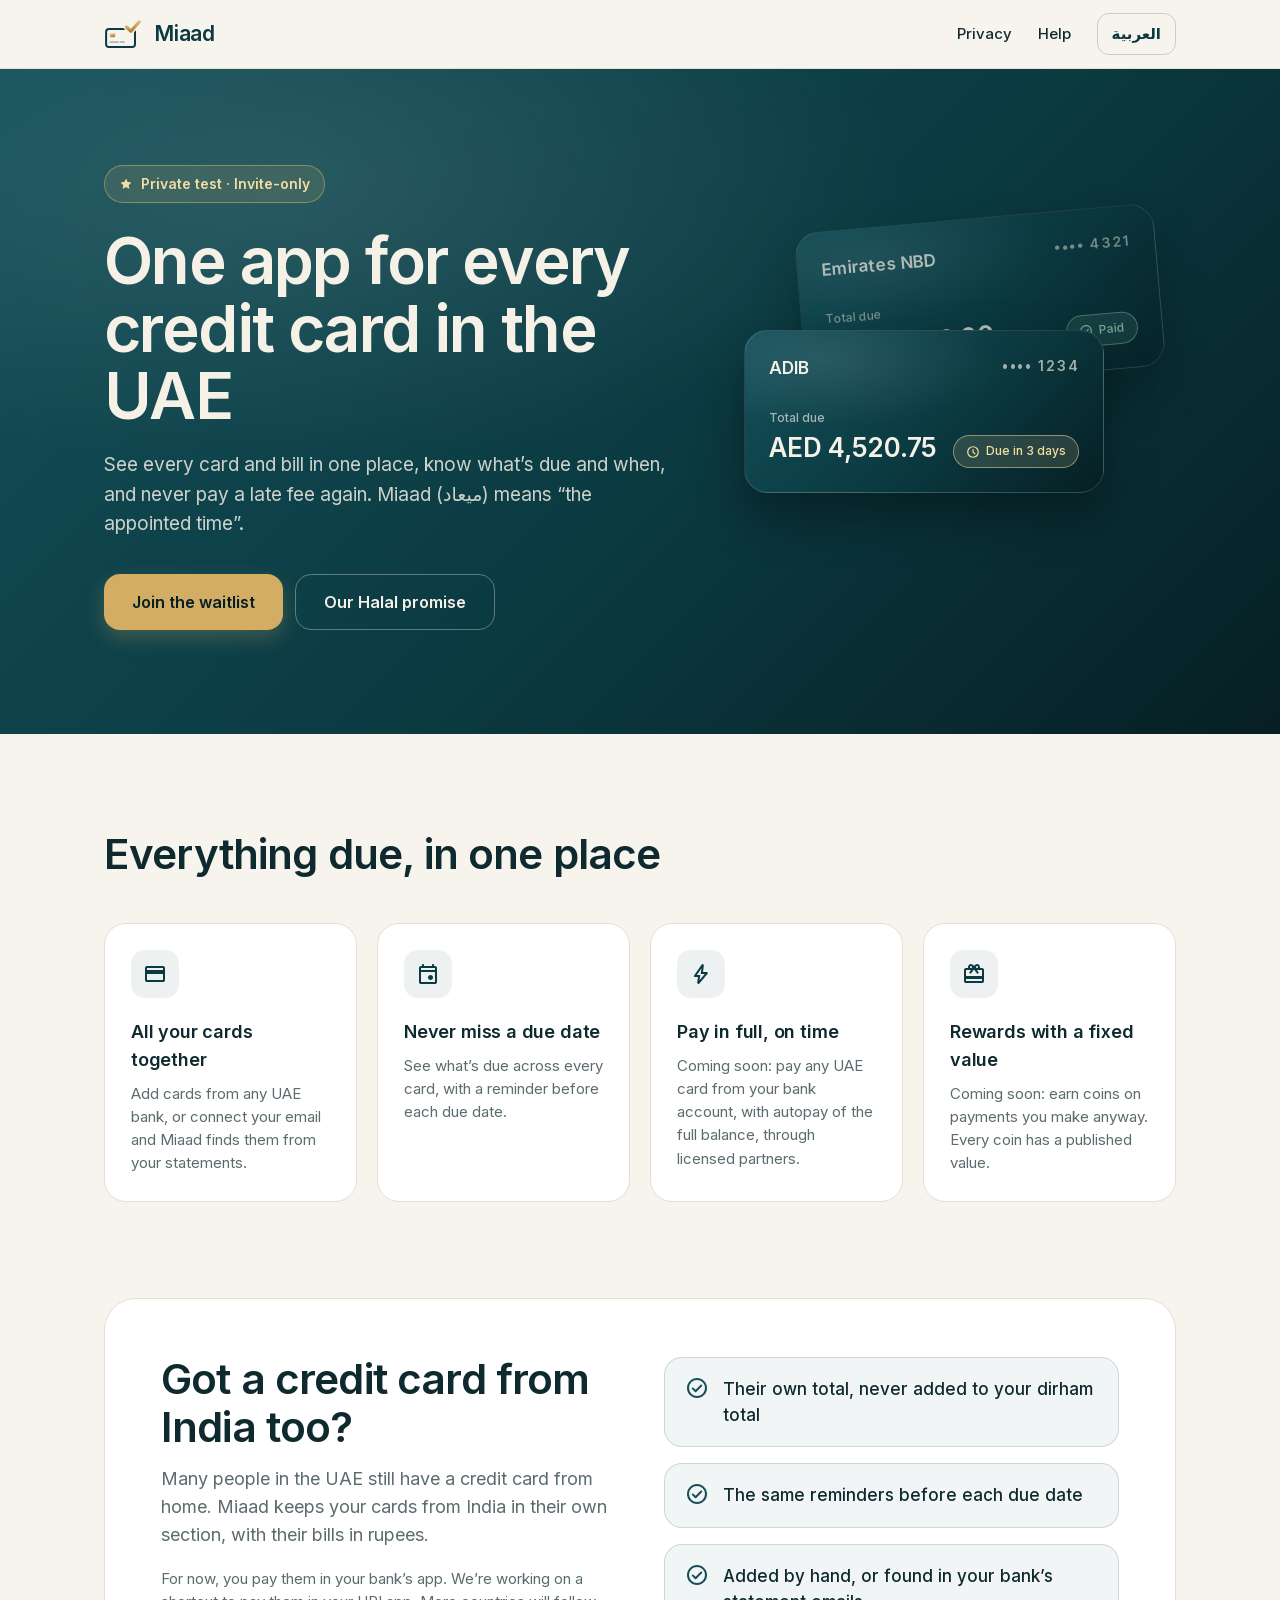
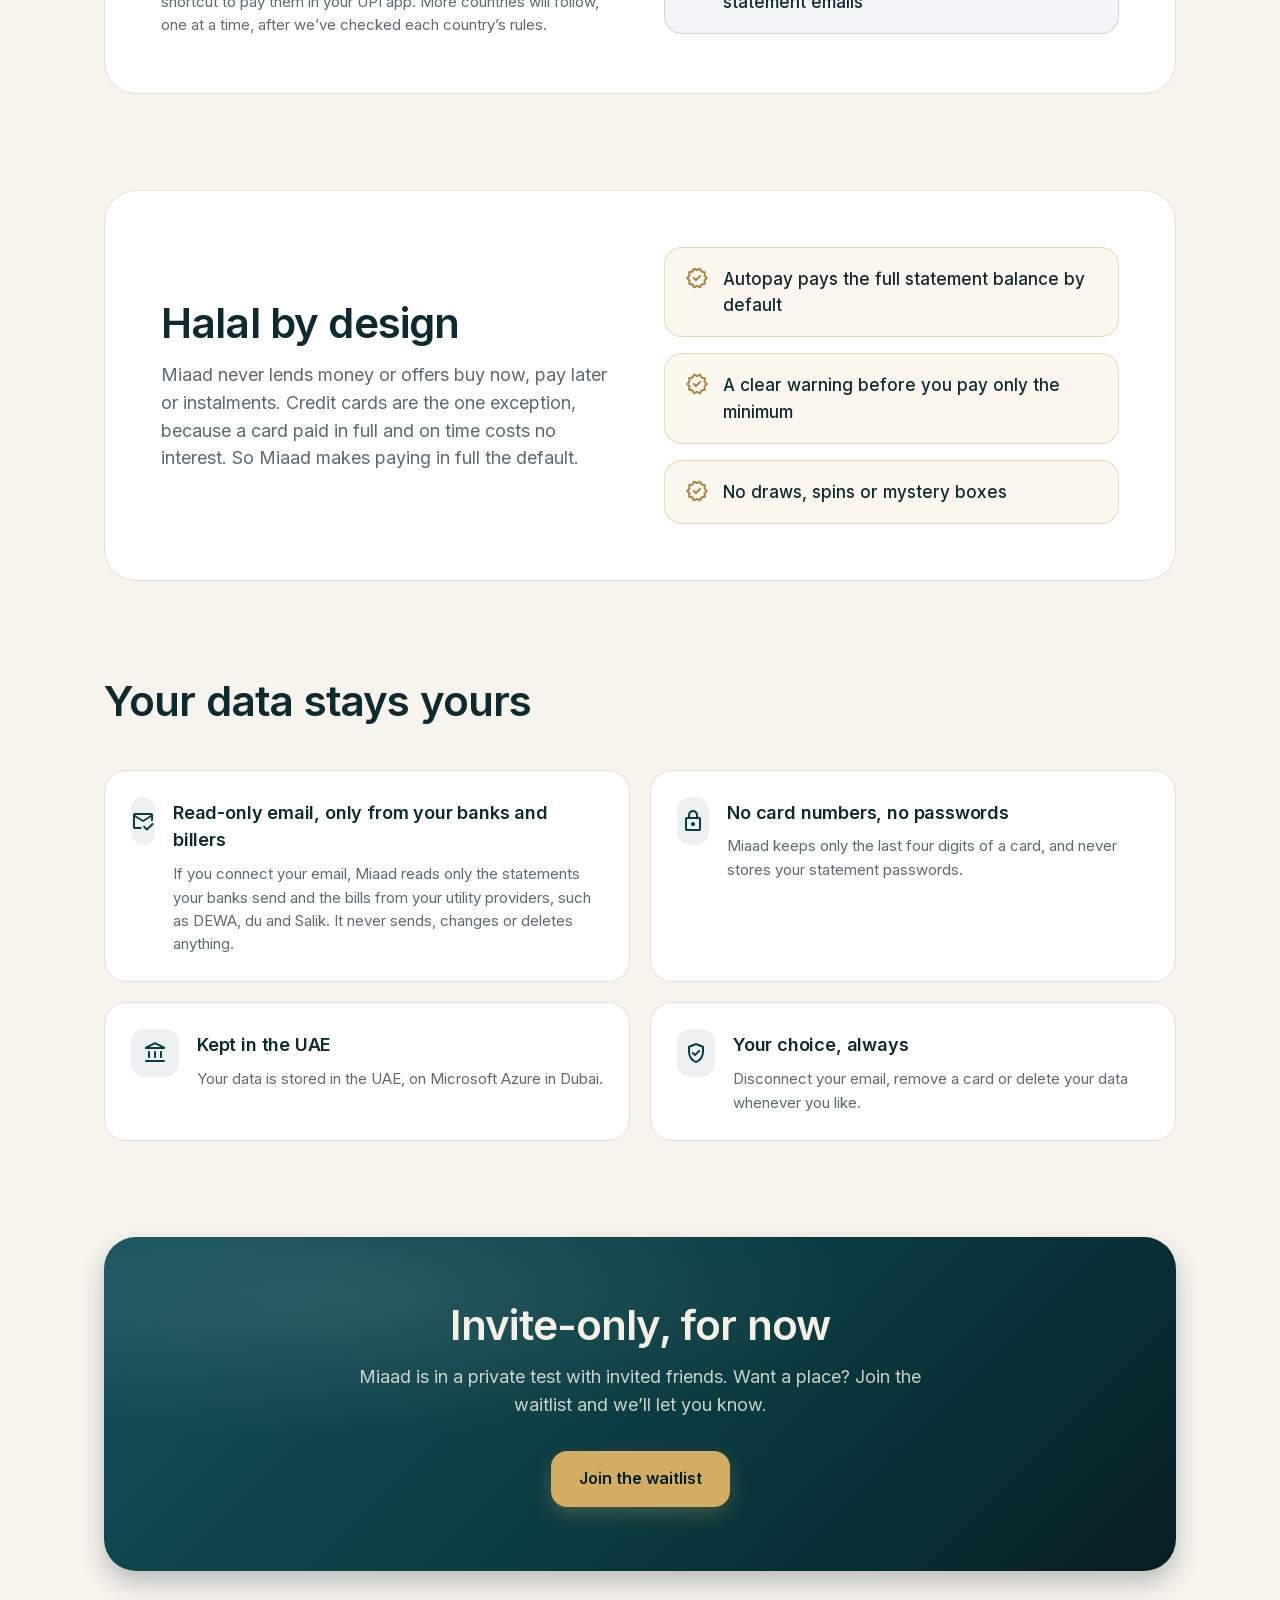
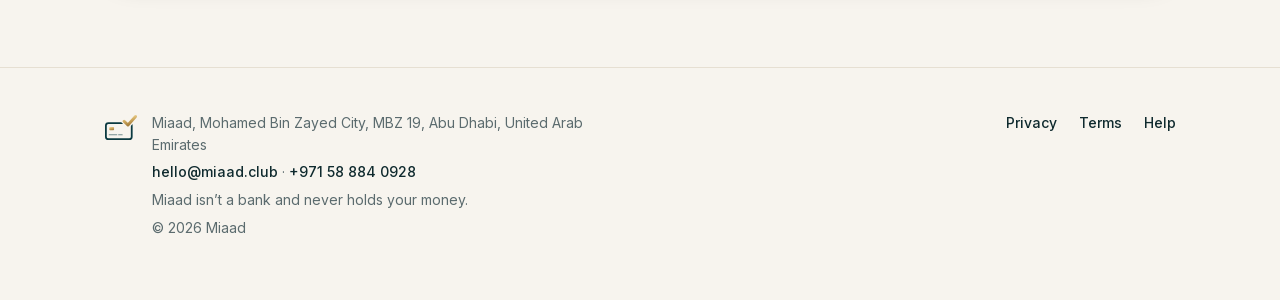
<file: index.html>
<!doctype html>
<html lang="en" dir="ltr">
<head>
<meta charset="utf-8">
<meta name="viewport" content="width=device-width, initial-scale=1">
<title>Miaad · One app for every credit card in the UAE</title>
<meta name="description" content="Miaad shows all your UAE credit cards and bills in one place, so you never miss a due date. Halal by design. Invite-only.">
<meta name="theme-color" content="#0b3a41">
<link rel="canonical" href="https://www.miaad.club/">
<link rel="alternate" hreflang="en" href="https://www.miaad.club/">
<link rel="alternate" hreflang="ar" href="https://www.miaad.club/ar/">
<link rel="icon" type="image/png" href="/assets/img/favicon.png">
<link rel="apple-touch-icon" href="/assets/img/apple-touch-icon.png">
<link rel="preload" href="/assets/fonts/inter-latin.woff2" as="font" type="font/woff2" crossorigin>
<link rel="stylesheet" href="/assets/site.css">
<meta property="og:title" content="Miaad · One app for every credit card in the UAE">
<meta property="og:description" content="Miaad shows all your UAE credit cards and bills in one place, so you never miss a due date. Halal by design. Invite-only.">
<meta property="og:image" content="https://www.miaad.club/assets/img/apple-touch-icon.png">
</head>
<body>
<header class="site-header"><div class="wrap bar">
<a class="logo" href="/"><img src="/assets/img/mark-on-light.svg" alt="" width="38" height="31">Miaad</a>
<nav class="site-nav" aria-label="Pages">
<a href="/privacy.html">Privacy</a>
<a href="/support.html">Help</a>
<a class="lang" href="/ar/" lang="ar" hreflang="ar">العربية</a>
</nav>
</div></header>
<main>
<section class="hero"><div class="wrap grid">
<div>
<span class="eyebrow"><svg width="14" height="14" fill="currentColor" viewBox="0 -960 960 960" aria-hidden="true"><path d="M480-269 314-169q-11 7-23 6t-21-8q-9-7-14-17.5t-2-23.5l44-189-147-127q-10-9-12.5-20.5T140-571q4-11 12-18t22-9l194-17 75-178q5-12 15.5-18t21.5-6q11 0 21.5 6t15.5 18l75 178 194 17q14 2 22 9t12 18q4 11 1.5 22.5T809-528L662-401l44 189q3 13-2 23.5T690-171q-9 7-21 8t-23-6L480-269Z"/></svg> Private test · Invite-only</span>
<h1>One app for every credit card in the UAE</h1>
<p class="lead">See every card and bill in one place, know what’s due and when, and never pay a late fee again. Miaad (ميعاد) means “the appointed time”.</p>
<div class="actions"><a class="btn gold" href="/waitlist/">Join the waitlist</a><a class="btn ghost" href="#halal">Our Halal promise</a></div>
</div>
<div class="cards" aria-hidden="true">
<div class="cardface back"><div class="top"><span>Emirates NBD</span><span class="digits">•••• 4321</span></div>
<div class="bill"><div><div class="label">Total due</div><div class="amount">AED 1,000.00</div></div><span class="pill paid"><svg viewBox="0 -960 960 960" aria-hidden="true"><path d="m424-408-86-86q-11-11-28-11t-28 11q-11 11-11 28t11 28l114 114q12 12 28 12t28-12l226-226q11-11 11-28t-11-28q-11-11-28-11t-28 11L424-408Zm56 328q-83 0-156-31.5T197-197q-54-54-85.5-127T80-480q0-83 31.5-156T197-763q54-54 127-85.5T480-880q83 0 156 31.5T763-763q54 54 85.5 127T880-480q0 83-31.5 156T763-197q-54 54-127 85.5T480-80Zm0-80q134 0 227-93t93-227q0-134-93-227t-227-93q-134 0-227 93t-93 227q0 134 93 227t227 93Zm0-320Z"/></svg>Paid</span></div></div>
<div class="cardface front"><div class="top"><span>ADIB</span><span class="digits">•••• 1234</span></div>
<div class="bill"><div><div class="label">Total due</div><div class="amount">AED 4,520.75</div></div><span class="pill soon"><svg viewBox="0 -960 960 960" aria-hidden="true"><path d="M520-496v-144q0-17-11.5-28.5T480-680q-17 0-28.5 11.5T440-640v159q0 8 3 15.5t9 13.5l132 132q11 11 28 11t28-11q11-11 11-28t-11-28L520-496ZM480-80q-83 0-156-31.5T197-197q-54-54-85.5-127T80-480q0-83 31.5-156T197-763q54-54 127-85.5T480-880q83 0 156 31.5T763-763q54 54 85.5 127T880-480q0 83-31.5 156T763-197q-54 54-127 85.5T480-80Zm0-400Zm0 320q133 0 226.5-93.5T800-480q0-133-93.5-226.5T480-800q-133 0-226.5 93.5T160-480q0 133 93.5 226.5T480-160Z"/></svg>Due in 3 days</span></div></div>
</div>
</div></section>

<section class="section"><div class="wrap">
<h2>Everything due, in one place</h2>
<div class="grid-4"><div class="tile-card"><div class="icon-tile"><svg viewBox="0 -960 960 960" aria-hidden="true"><path d="M880-720v480q0 33-23.5 56.5T800-160H160q-33 0-56.5-23.5T80-240v-480q0-33 23.5-56.5T160-800h640q33 0 56.5 23.5T880-720Zm-720 80h640v-80H160v80Zm0 160v240h640v-240H160Zm0 240v-480 480Z"/></svg></div><h3>All your cards together</h3><p>Add cards from any UAE bank, or connect your email and Miaad finds them from your statements.</p></div><div class="tile-card"><div class="icon-tile"><svg viewBox="0 -960 960 960" aria-hidden="true"><path d="M509-269q-29-29-29-71t29-71q29-29 71-29t71 29q29 29 29 71t-29 71q-29 29-71 29t-71-29ZM200-80q-33 0-56.5-23.5T120-160v-560q0-33 23.5-56.5T200-800h40v-40q0-17 11.5-28.5T280-880q17 0 28.5 11.5T320-840v40h320v-40q0-17 11.5-28.5T680-880q17 0 28.5 11.5T720-840v40h40q33 0 56.5 23.5T840-720v560q0 33-23.5 56.5T760-80H200Zm0-80h560v-400H200v400Zm0-480h560v-80H200v80Zm0 0v-80 80Z"/></svg></div><h3>Never miss a due date</h3><p>See what’s due across every card, with a reminder before each due date.</p></div><div class="tile-card"><div class="icon-tile"><svg viewBox="0 -960 960 960" aria-hidden="true"><path d="m422-232 207-248H469l29-227-185 267h139l-30 208Zm-62-128H236q-24 0-35.5-21.5T203-423l299-430q10-14 26-19.5t33 .5q17 6 25 21t6 32l-32 259h155q26 0 36.5 23t-6.5 43L416-100q-11 13-27 17t-31-3q-15-7-23.5-21.5T328-139l32-221Zm111-110Z"/></svg></div><h3>Pay in full, on time</h3><p>Coming soon: pay any UAE card from your bank account, with autopay of the full balance, through licensed partners.</p></div><div class="tile-card"><div class="icon-tile"><svg viewBox="0 -960 960 960" aria-hidden="true"><path d="M160-280v80h640v-80H160Zm0-440h88q-5-9-6.5-19t-1.5-21q0-50 35-85t85-35q30 0 55.5 15.5T460-826l20 26 20-26q18-24 44-39t56-15q50 0 85 35t35 85q0 11-1.5 21t-6.5 19h88q33 0 56.5 23.5T880-640v440q0 33-23.5 56.5T800-120H160q-33 0-56.5-23.5T80-200v-440q0-33 23.5-56.5T160-720Zm0 320h640v-240H596l60 82q10 14 8 29.5T648-503q-14 10-29.5 7.5T593-511L480-664 367-511q-10 13-25.5 15.5T312-503q-14-10-16.5-25.5T303-558l59-82H160v240Zm228.5-331.5Q400-743 400-760t-11.5-28.5Q377-800 360-800t-28.5 11.5Q320-777 320-760t11.5 28.5Q343-720 360-720t28.5-11.5ZM600-720q17 0 28.5-11.5T640-760q0-17-11.5-28.5T600-800q-17 0-28.5 11.5T560-760q0 17 11.5 28.5T600-720Z"/></svg></div><h3>Rewards with a fixed value</h3><p>Coming soon: earn coins on payments you make anyway. Every coin has a published value.</p></div></div>
</div></section>

<section class="section" style="padding-top:0"><div class="wrap"><div class="abroad">
<div><h2>Got a credit card from India too?</h2><p class="sub">Many people in the UAE still have a credit card from home. Miaad keeps your cards from India in their own section, with their bills in rupees.</p><p class="note">For now, you pay them in your bank’s app. We’re working on a shortcut to pay them in your UPI app. More countries will follow, one at a time, after we’ve checked each country’s rules.</p></div>
<ul><li><svg viewBox="0 -960 960 960" aria-hidden="true"><path d="m424-408-86-86q-11-11-28-11t-28 11q-11 11-11 28t11 28l114 114q12 12 28 12t28-12l226-226q11-11 11-28t-11-28q-11-11-28-11t-28 11L424-408Zm56 328q-83 0-156-31.5T197-197q-54-54-85.5-127T80-480q0-83 31.5-156T197-763q54-54 127-85.5T480-880q83 0 156 31.5T763-763q54 54 85.5 127T880-480q0 83-31.5 156T763-197q-54 54-127 85.5T480-80Zm0-80q134 0 227-93t93-227q0-134-93-227t-227-93q-134 0-227 93t-93 227q0 134 93 227t227 93Zm0-320Z"/></svg><span>Their own total, never added to your dirham total</span></li><li><svg viewBox="0 -960 960 960" aria-hidden="true"><path d="m424-408-86-86q-11-11-28-11t-28 11q-11 11-11 28t11 28l114 114q12 12 28 12t28-12l226-226q11-11 11-28t-11-28q-11-11-28-11t-28 11L424-408Zm56 328q-83 0-156-31.5T197-197q-54-54-85.5-127T80-480q0-83 31.5-156T197-763q54-54 127-85.5T480-880q83 0 156 31.5T763-763q54 54 85.5 127T880-480q0 83-31.5 156T763-197q-54 54-127 85.5T480-80Zm0-80q134 0 227-93t93-227q0-134-93-227t-227-93q-134 0-227 93t-93 227q0 134 93 227t227 93Zm0-320Z"/></svg><span>The same reminders before each due date</span></li><li><svg viewBox="0 -960 960 960" aria-hidden="true"><path d="m424-408-86-86q-11-11-28-11t-28 11q-11 11-11 28t11 28l114 114q12 12 28 12t28-12l226-226q11-11 11-28t-11-28q-11-11-28-11t-28 11L424-408Zm56 328q-83 0-156-31.5T197-197q-54-54-85.5-127T80-480q0-83 31.5-156T197-763q54-54 127-85.5T480-880q83 0 156 31.5T763-763q54 54 85.5 127T880-480q0 83-31.5 156T763-197q-54 54-127 85.5T480-80Zm0-80q134 0 227-93t93-227q0-134-93-227t-227-93q-134 0-227 93t-93 227q0 134 93 227t227 93Zm0-320Z"/></svg><span>Added by hand, or found in your bank’s statement emails</span></li></ul>
</div></div></section>

<section class="section" id="halal" style="padding-top:0"><div class="wrap"><div class="halal">
<div><h2>Halal by design</h2><p class="sub">Miaad never lends money or offers buy now, pay later or instalments. Credit cards are the one exception, because a card paid in full and on time costs no interest. So Miaad makes paying in full the default.</p></div>
<ul><li><svg viewBox="0 -960 960 960" aria-hidden="true"><path d="m438-452-58-57q-11-11-27.5-11T324-508q-11 11-11 28t11 28l86 86q12 12 28 12t28-12l170-170q12-12 11.5-28T636-592q-12-12-28.5-12.5T579-593L438-452ZM326-90l-58-98-110-24q-15-3-24-15.5t-7-27.5l11-113-75-86q-10-11-10-26t10-26l75-86-11-113q-2-15 7-27.5t24-15.5l110-24 58-98q8-13 22-17.5t28 1.5l104 44 104-44q14-6 28-1.5t22 17.5l58 98 110 24q15 3 24 15.5t7 27.5l-11 113 75 86q10 11 10 26t-10 26l-75 86 11 113q2 15-7 27.5T802-212l-110 24-58 98q-8 13-22 17.5T584-74l-104-44-104 44q-14 6-28 1.5T326-90Zm52-72 102-44 104 44 56-96 110-26-10-112 74-84-74-86 10-112-110-24-58-96-102 44-104-44-56 96-110 24 10 112-74 86 74 84-10 114 110 24 58 96Zm102-318Z"/></svg><span>Autopay pays the full statement balance by default</span></li><li><svg viewBox="0 -960 960 960" aria-hidden="true"><path d="m438-452-58-57q-11-11-27.5-11T324-508q-11 11-11 28t11 28l86 86q12 12 28 12t28-12l170-170q12-12 11.5-28T636-592q-12-12-28.5-12.5T579-593L438-452ZM326-90l-58-98-110-24q-15-3-24-15.5t-7-27.5l11-113-75-86q-10-11-10-26t10-26l75-86-11-113q-2-15 7-27.5t24-15.5l110-24 58-98q8-13 22-17.5t28 1.5l104 44 104-44q14-6 28-1.5t22 17.5l58 98 110 24q15 3 24 15.5t7 27.5l-11 113 75 86q10 11 10 26t-10 26l-75 86 11 113q2 15-7 27.5T802-212l-110 24-58 98q-8 13-22 17.5T584-74l-104-44-104 44q-14 6-28 1.5T326-90Zm52-72 102-44 104 44 56-96 110-26-10-112 74-84-74-86 10-112-110-24-58-96-102 44-104-44-56 96-110 24 10 112-74 86 74 84-10 114 110 24 58 96Zm102-318Z"/></svg><span>A clear warning before you pay only the minimum</span></li><li><svg viewBox="0 -960 960 960" aria-hidden="true"><path d="m438-452-58-57q-11-11-27.5-11T324-508q-11 11-11 28t11 28l86 86q12 12 28 12t28-12l170-170q12-12 11.5-28T636-592q-12-12-28.5-12.5T579-593L438-452ZM326-90l-58-98-110-24q-15-3-24-15.5t-7-27.5l11-113-75-86q-10-11-10-26t10-26l75-86-11-113q-2-15 7-27.5t24-15.5l110-24 58-98q8-13 22-17.5t28 1.5l104 44 104-44q14-6 28-1.5t22 17.5l58 98 110 24q15 3 24 15.5t7 27.5l-11 113 75 86q10 11 10 26t-10 26l-75 86 11 113q2 15-7 27.5T802-212l-110 24-58 98q-8 13-22 17.5T584-74l-104-44-104 44q-14 6-28 1.5T326-90Zm52-72 102-44 104 44 56-96 110-26-10-112 74-84-74-86 10-112-110-24-58-96-102 44-104-44-56 96-110 24 10 112-74 86 74 84-10 114 110 24 58 96Zm102-318Z"/></svg><span>No draws, spins or mystery boxes</span></li></ul>
</div></div></section>

<section class="section" style="padding-top:0"><div class="wrap">
<h2>Your data stays yours</h2>
<div class="grid-2"><div class="tile-card row-card"><div class="icon-tile"><svg viewBox="0 -960 960 960" aria-hidden="true"><path d="m160-720 320 200 320-200H160Zm0 560q-33 0-56.5-23.5T80-240v-480q0-33 23.5-56.5T160-800h640q33 0 56.5 23.5T880-720v200q0 17-11.5 28.5T840-480q-17 0-28.5-11.5T800-520v-120L501-453q-3 2-21 6-5 0-10.5-1.5T459-453L160-640v400h220q17 0 28.5 11.5T420-200q0 17-11.5 28.5T380-160H160Zm320-240Zm0-120Zm0 75Zm158 253 198-198q11-11 28-11t28 11q11 11 11 28t-11 28L666-108q-12 12-28 12t-28-12L496-222q-11-11-11-28t11-28q11-11 28-11t28 11l86 86Z"/></svg></div><div><h3>Read-only email, only from your banks and billers</h3><p>If you connect your email, Miaad reads only the statements your banks send and the bills from your utility providers, such as DEWA, du and Salik. It never sends, changes or deletes anything.</p></div></div><div class="tile-card row-card"><div class="icon-tile"><svg viewBox="0 -960 960 960" aria-hidden="true"><path d="M240-80q-33 0-56.5-23.5T160-160v-400q0-33 23.5-56.5T240-640h40v-80q0-83 58.5-141.5T480-920q83 0 141.5 58.5T680-720v80h40q33 0 56.5 23.5T800-560v400q0 33-23.5 56.5T720-80H240Zm0-80h480v-400H240v400Zm296.5-143.5Q560-327 560-360t-23.5-56.5Q513-440 480-440t-56.5 23.5Q400-393 400-360t23.5 56.5Q447-280 480-280t56.5-23.5ZM360-640h240v-80q0-50-35-85t-85-35q-50 0-85 35t-35 85v80ZM240-160v-400 400Z"/></svg></div><div><h3>No card numbers, no passwords</h3><p>Miaad keeps only the last four digits of a card, and never stores your statement passwords.</p></div></div><div class="tile-card row-card"><div class="icon-tile"><svg viewBox="0 -960 960 960" aria-hidden="true"><path d="M200-320v-200q0-17 11.5-28.5T240-560q17 0 28.5 11.5T280-520v200q0 17-11.5 28.5T240-280q-17 0-28.5-11.5T200-320Zm240 0v-200q0-17 11.5-28.5T480-560q17 0 28.5 11.5T520-520v200q0 17-11.5 28.5T480-280q-17 0-28.5-11.5T440-320ZM120-120q-17 0-28.5-11.5T80-160q0-17 11.5-28.5T120-200h720q17 0 28.5 11.5T880-160q0 17-11.5 28.5T840-120H120Zm560-200v-200q0-17 11.5-28.5T720-560q17 0 28.5 11.5T760-520v200q0 17-11.5 28.5T720-280q-17 0-28.5-11.5T680-320Zm160-320H116q-15 0-25.5-10.5T80-676v-22q0-11 5.5-19t14.5-13l344-172q17-8 36-8t36 8l342 171q11 5 16.5 15t5.5 21v15q0 17-11.5 28.5T840-640Zm-582-80h444-444Zm0 0h444L480-830 258-720Z"/></svg></div><div><h3>Kept in the UAE</h3><p>Your data is stored in the UAE, on Microsoft Azure in Dubai.</p></div></div><div class="tile-card row-card"><div class="icon-tile"><svg viewBox="0 -960 960 960" aria-hidden="true"><path d="m438-452-56-56q-12-12-28-12t-28 12q-12 12-12 28.5t12 28.5l84 85q12 12 28 12t28-12l170-170q12-12 12-28.5T636-593q-12-12-28.5-12T579-593L438-452Zm29 367q-6-1-12-3-135-45-215-166.5T160-516v-189q0-25 14.5-45t37.5-29l240-90q14-5 28-5t28 5l240 90q23 9 37.5 29t14.5 45v189q0 140-80 261.5T505-88q-6 2-12 3t-13 1q-7 0-13-1Zm13-79q104-33 172-132t68-220v-189l-240-90-240 90v189q0 121 68 220t172 132Zm0-316Z"/></svg></div><div><h3>Your choice, always</h3><p>Disconnect your email, remove a card or delete your data whenever you like.</p></div></div></div>
</div></section>

<section class="section" style="padding-top:0"><div class="wrap"><div class="cta">
<h2>Invite-only, for now</h2>
<p>Miaad is in a private test with invited friends. Want a place? Join the waitlist and we’ll let you know.</p>
<a class="btn gold" href="/waitlist/">Join the waitlist</a>
</div></div></section>
</main>
<footer class="site-footer"><div class="wrap cols">
<div class="brand"><img src="/assets/img/mark-on-light.svg" alt="" width="34" height="28"><div>

<p><span class="ltr">Miaad, <span class="ltr">Mohamed Bin Zayed City, MBZ 19, Abu Dhabi, United Arab Emirates</span></span></p>
<p><a href="mailto:hello@miaad.club">hello@miaad.club</a> · <a class="ltr" href="tel:+971588840928">+971 58 884 0928</a></p>
<p>Miaad isn’t a bank and never holds your money.</p>
<p>© 2026 Miaad</p>
</div></div>
<nav class="links" aria-label="Links">
<a href="/privacy.html">Privacy</a>
<a href="/terms.html">Terms</a>
<a href="/support.html">Help</a>
</nav>
</div></footer>
</body>
</html>
</file>
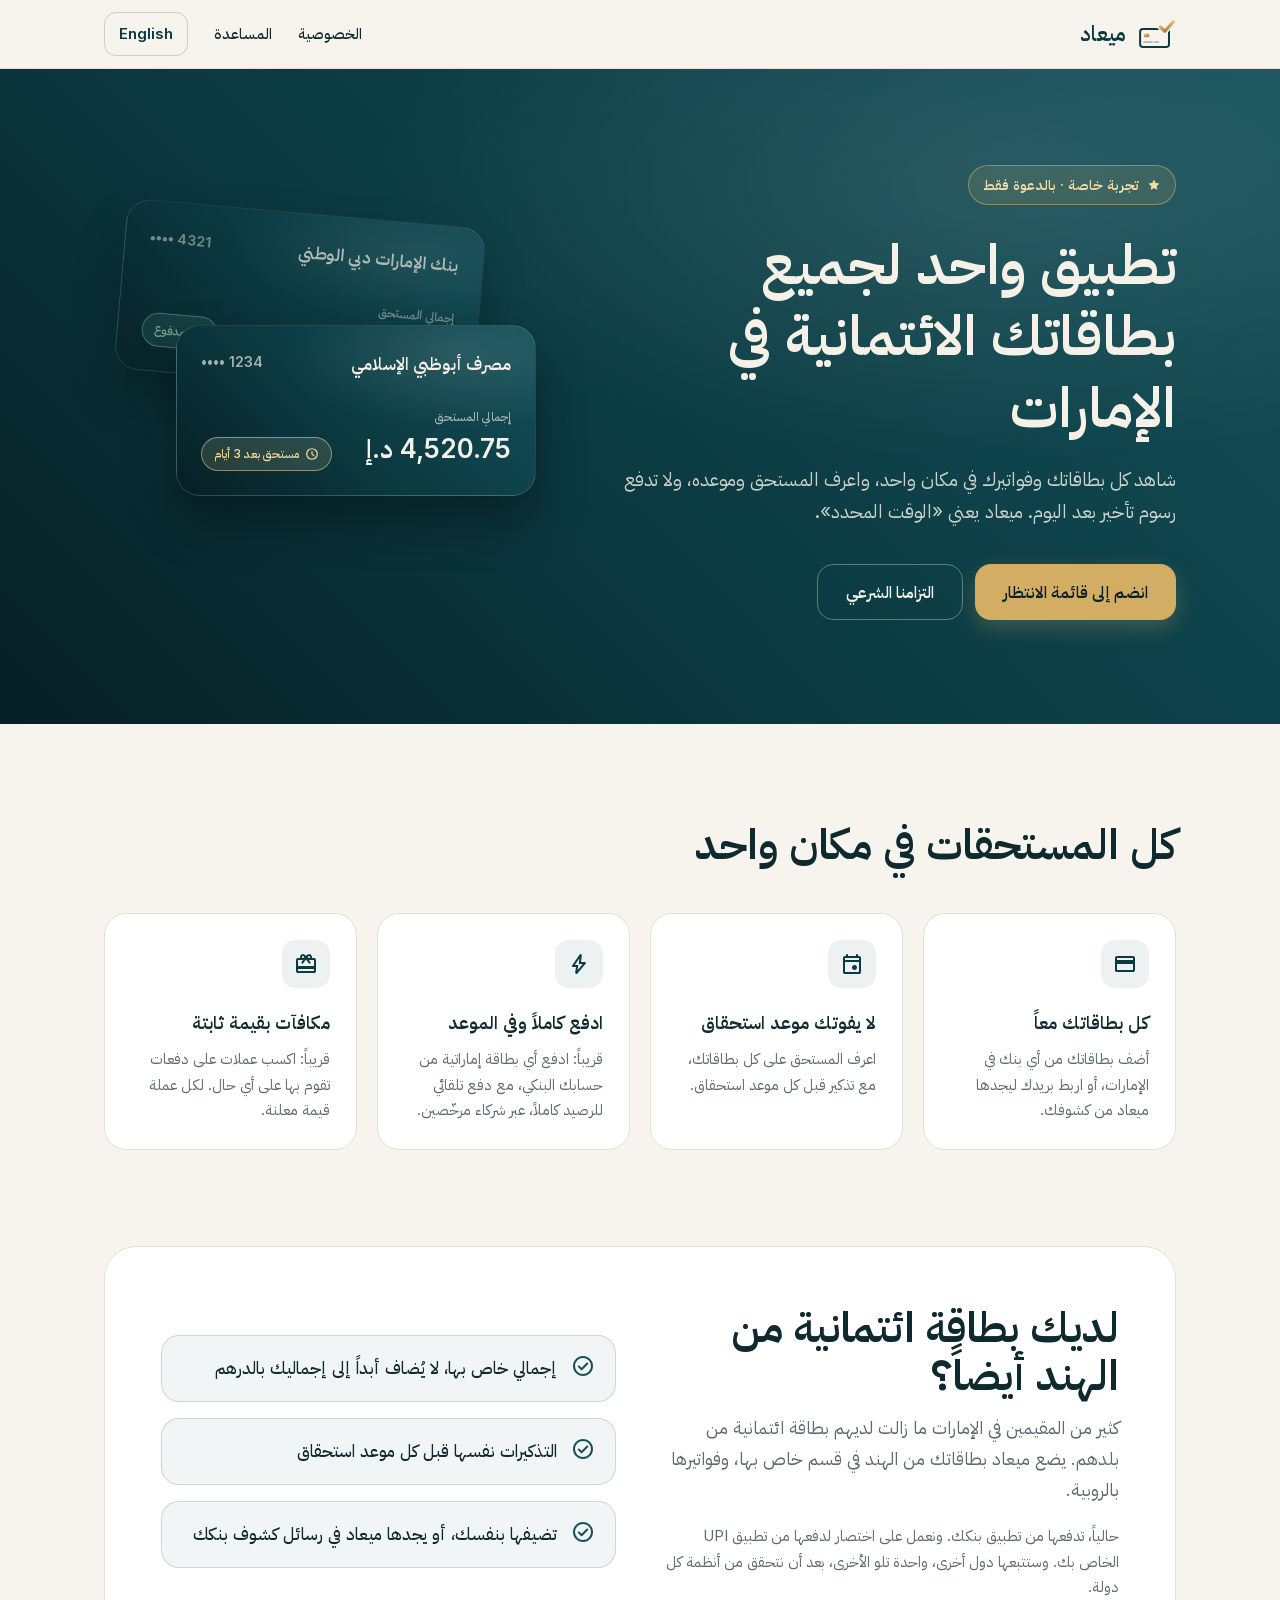
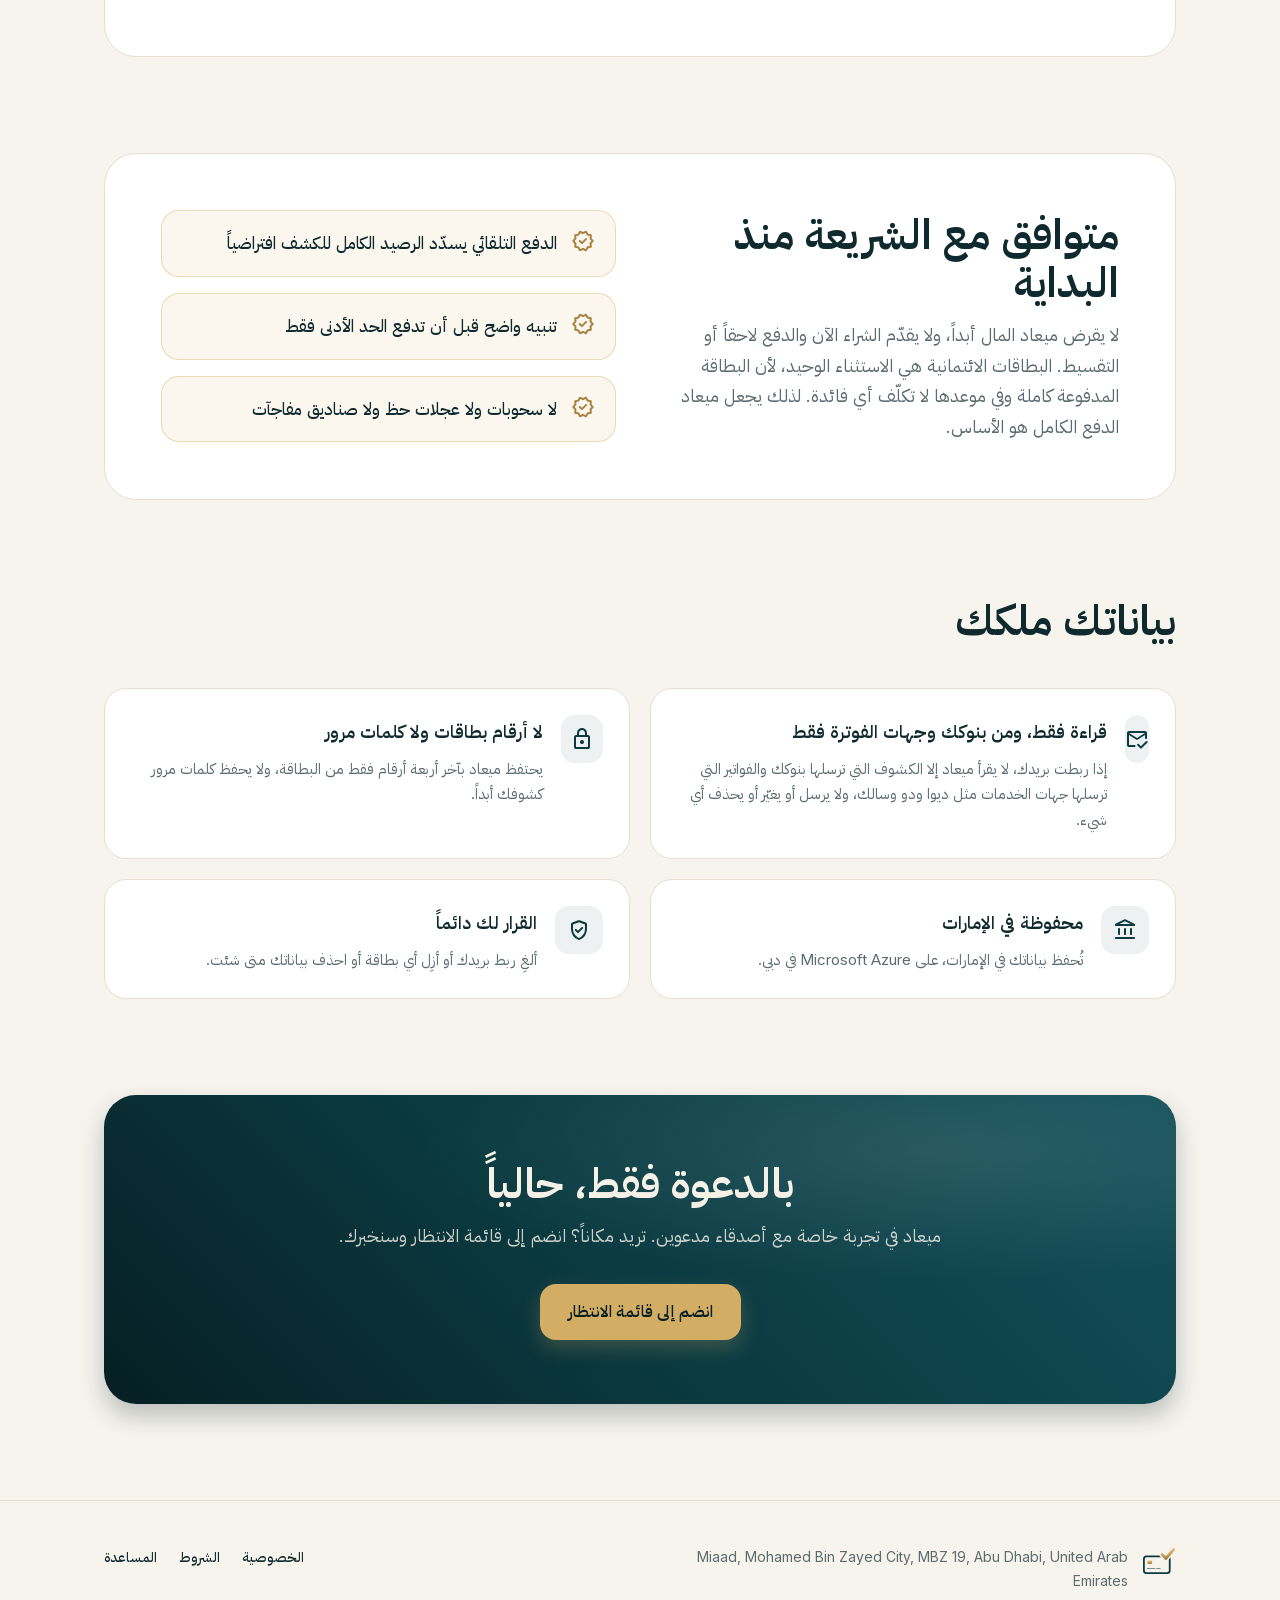
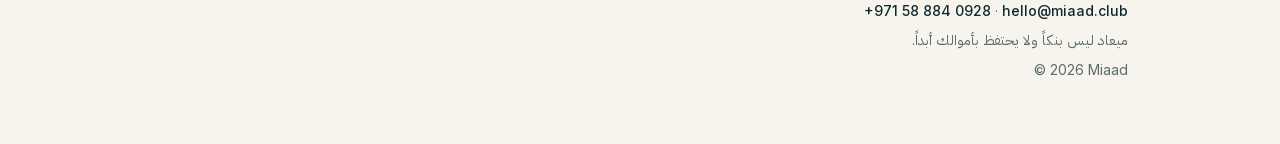
<file: ar/index.html>
<!doctype html>
<html lang="ar" dir="rtl">
<head>
<meta charset="utf-8">
<meta name="viewport" content="width=device-width, initial-scale=1">
<title>ميعاد · تطبيق واحد لجميع بطاقاتك الائتمانية في الإمارات</title>
<meta name="description" content="يعرض ميعاد جميع بطاقاتك الائتمانية وفواتيرك في الإمارات في مكان واحد، حتى لا يفوتك موعد استحقاق. متوافق مع الشريعة. بالدعوة فقط.">
<meta name="theme-color" content="#0b3a41">
<link rel="canonical" href="https://www.miaad.club/ar/">
<link rel="alternate" hreflang="en" href="https://www.miaad.club/">
<link rel="alternate" hreflang="ar" href="https://www.miaad.club/ar/">
<link rel="icon" type="image/png" href="/assets/img/favicon.png">
<link rel="apple-touch-icon" href="/assets/img/apple-touch-icon.png">
<link rel="preload" href="/assets/fonts/plex-arabic-400.woff2" as="font" type="font/woff2" crossorigin>
<link rel="stylesheet" href="/assets/site.css">
<meta property="og:title" content="ميعاد · تطبيق واحد لجميع بطاقاتك الائتمانية في الإمارات">
<meta property="og:description" content="يعرض ميعاد جميع بطاقاتك الائتمانية وفواتيرك في الإمارات في مكان واحد، حتى لا يفوتك موعد استحقاق. متوافق مع الشريعة. بالدعوة فقط.">
<meta property="og:image" content="https://www.miaad.club/assets/img/apple-touch-icon.png">
</head>
<body>
<header class="site-header"><div class="wrap bar">
<a class="logo" href="/ar/"><img src="/assets/img/mark-on-light.svg" alt="" width="38" height="31">ميعاد</a>
<nav class="site-nav" aria-label="الصفحات">
<a href="/ar/privacy.html">الخصوصية</a>
<a href="/ar/support.html">المساعدة</a>
<a class="lang" href="/" lang="en" hreflang="en">English</a>
</nav>
</div></header>
<main>
<section class="hero"><div class="wrap grid">
<div>
<span class="eyebrow"><svg width="14" height="14" fill="currentColor" viewBox="0 -960 960 960" aria-hidden="true"><path d="M480-269 314-169q-11 7-23 6t-21-8q-9-7-14-17.5t-2-23.5l44-189-147-127q-10-9-12.5-20.5T140-571q4-11 12-18t22-9l194-17 75-178q5-12 15.5-18t21.5-6q11 0 21.5 6t15.5 18l75 178 194 17q14 2 22 9t12 18q4 11 1.5 22.5T809-528L662-401l44 189q3 13-2 23.5T690-171q-9 7-21 8t-23-6L480-269Z"/></svg> تجربة خاصة · بالدعوة فقط</span>
<h1>تطبيق واحد لجميع بطاقاتك الائتمانية في الإمارات</h1>
<p class="lead">شاهد كل بطاقاتك وفواتيرك في مكان واحد، واعرف المستحق وموعده، ولا تدفع رسوم تأخير بعد اليوم. ميعاد يعني «الوقت المحدد».</p>
<div class="actions"><a class="btn gold" href="/ar/waitlist/">انضم إلى قائمة الانتظار</a><a class="btn ghost" href="#halal">التزامنا الشرعي</a></div>
</div>
<div class="cards" aria-hidden="true">
<div class="cardface back"><div class="top"><span>بنك الإمارات دبي الوطني</span><span class="digits">•••• 4321</span></div>
<div class="bill"><div><div class="label">إجمالي المستحق</div><div class="amount">1,000.00 د.إ</div></div><span class="pill paid"><svg viewBox="0 -960 960 960" aria-hidden="true"><path d="m424-408-86-86q-11-11-28-11t-28 11q-11 11-11 28t11 28l114 114q12 12 28 12t28-12l226-226q11-11 11-28t-11-28q-11-11-28-11t-28 11L424-408Zm56 328q-83 0-156-31.5T197-197q-54-54-85.5-127T80-480q0-83 31.5-156T197-763q54-54 127-85.5T480-880q83 0 156 31.5T763-763q54 54 85.5 127T880-480q0 83-31.5 156T763-197q-54 54-127 85.5T480-80Zm0-80q134 0 227-93t93-227q0-134-93-227t-227-93q-134 0-227 93t-93 227q0 134 93 227t227 93Zm0-320Z"/></svg>مدفوع</span></div></div>
<div class="cardface front"><div class="top"><span>مصرف أبوظبي الإسلامي</span><span class="digits">•••• 1234</span></div>
<div class="bill"><div><div class="label">إجمالي المستحق</div><div class="amount">4,520.75 د.إ</div></div><span class="pill soon"><svg viewBox="0 -960 960 960" aria-hidden="true"><path d="M520-496v-144q0-17-11.5-28.5T480-680q-17 0-28.5 11.5T440-640v159q0 8 3 15.5t9 13.5l132 132q11 11 28 11t28-11q11-11 11-28t-11-28L520-496ZM480-80q-83 0-156-31.5T197-197q-54-54-85.5-127T80-480q0-83 31.5-156T197-763q54-54 127-85.5T480-880q83 0 156 31.5T763-763q54 54 85.5 127T880-480q0 83-31.5 156T763-197q-54 54-127 85.5T480-80Zm0-400Zm0 320q133 0 226.5-93.5T800-480q0-133-93.5-226.5T480-800q-133 0-226.5 93.5T160-480q0 133 93.5 226.5T480-160Z"/></svg>مستحق بعد 3 أيام</span></div></div>
</div>
</div></section>

<section class="section"><div class="wrap">
<h2>كل المستحقات في مكان واحد</h2>
<div class="grid-4"><div class="tile-card"><div class="icon-tile"><svg viewBox="0 -960 960 960" aria-hidden="true"><path d="M880-720v480q0 33-23.5 56.5T800-160H160q-33 0-56.5-23.5T80-240v-480q0-33 23.5-56.5T160-800h640q33 0 56.5 23.5T880-720Zm-720 80h640v-80H160v80Zm0 160v240h640v-240H160Zm0 240v-480 480Z"/></svg></div><h3>كل بطاقاتك معاً</h3><p>أضف بطاقاتك من أي بنك في الإمارات، أو اربط بريدك ليجدها ميعاد من كشوفك.</p></div><div class="tile-card"><div class="icon-tile"><svg viewBox="0 -960 960 960" aria-hidden="true"><path d="M509-269q-29-29-29-71t29-71q29-29 71-29t71 29q29 29 29 71t-29 71q-29 29-71 29t-71-29ZM200-80q-33 0-56.5-23.5T120-160v-560q0-33 23.5-56.5T200-800h40v-40q0-17 11.5-28.5T280-880q17 0 28.5 11.5T320-840v40h320v-40q0-17 11.5-28.5T680-880q17 0 28.5 11.5T720-840v40h40q33 0 56.5 23.5T840-720v560q0 33-23.5 56.5T760-80H200Zm0-80h560v-400H200v400Zm0-480h560v-80H200v80Zm0 0v-80 80Z"/></svg></div><h3>لا يفوتك موعد استحقاق</h3><p>اعرف المستحق على كل بطاقاتك، مع تذكير قبل كل موعد استحقاق.</p></div><div class="tile-card"><div class="icon-tile"><svg viewBox="0 -960 960 960" aria-hidden="true"><path d="m422-232 207-248H469l29-227-185 267h139l-30 208Zm-62-128H236q-24 0-35.5-21.5T203-423l299-430q10-14 26-19.5t33 .5q17 6 25 21t6 32l-32 259h155q26 0 36.5 23t-6.5 43L416-100q-11 13-27 17t-31-3q-15-7-23.5-21.5T328-139l32-221Zm111-110Z"/></svg></div><h3>ادفع كاملاً وفي الموعد</h3><p>قريباً: ادفع أي بطاقة إماراتية من حسابك البنكي، مع دفع تلقائي للرصيد كاملاً، عبر شركاء مرخّصين.</p></div><div class="tile-card"><div class="icon-tile"><svg viewBox="0 -960 960 960" aria-hidden="true"><path d="M160-280v80h640v-80H160Zm0-440h88q-5-9-6.5-19t-1.5-21q0-50 35-85t85-35q30 0 55.5 15.5T460-826l20 26 20-26q18-24 44-39t56-15q50 0 85 35t35 85q0 11-1.5 21t-6.5 19h88q33 0 56.5 23.5T880-640v440q0 33-23.5 56.5T800-120H160q-33 0-56.5-23.5T80-200v-440q0-33 23.5-56.5T160-720Zm0 320h640v-240H596l60 82q10 14 8 29.5T648-503q-14 10-29.5 7.5T593-511L480-664 367-511q-10 13-25.5 15.5T312-503q-14-10-16.5-25.5T303-558l59-82H160v240Zm228.5-331.5Q400-743 400-760t-11.5-28.5Q377-800 360-800t-28.5 11.5Q320-777 320-760t11.5 28.5Q343-720 360-720t28.5-11.5ZM600-720q17 0 28.5-11.5T640-760q0-17-11.5-28.5T600-800q-17 0-28.5 11.5T560-760q0 17 11.5 28.5T600-720Z"/></svg></div><h3>مكافآت بقيمة ثابتة</h3><p>قريباً: اكسب عملات على دفعات تقوم بها على أي حال. لكل عملة قيمة معلنة.</p></div></div>
</div></section>

<section class="section" style="padding-top:0"><div class="wrap"><div class="abroad">
<div><h2>لديك بطاقة ائتمانية من الهند أيضاً؟</h2><p class="sub">كثير من المقيمين في الإمارات ما زالت لديهم بطاقة ائتمانية من بلدهم. يضع ميعاد بطاقاتك من الهند في قسم خاص بها، وفواتيرها بالروبية.</p><p class="note">حالياً، تدفعها من تطبيق بنكك. ونعمل على اختصار لدفعها من تطبيق UPI الخاص بك. وستتبعها دول أخرى، واحدة تلو الأخرى، بعد أن نتحقق من أنظمة كل دولة.</p></div>
<ul><li><svg viewBox="0 -960 960 960" aria-hidden="true"><path d="m424-408-86-86q-11-11-28-11t-28 11q-11 11-11 28t11 28l114 114q12 12 28 12t28-12l226-226q11-11 11-28t-11-28q-11-11-28-11t-28 11L424-408Zm56 328q-83 0-156-31.5T197-197q-54-54-85.5-127T80-480q0-83 31.5-156T197-763q54-54 127-85.5T480-880q83 0 156 31.5T763-763q54 54 85.5 127T880-480q0 83-31.5 156T763-197q-54 54-127 85.5T480-80Zm0-80q134 0 227-93t93-227q0-134-93-227t-227-93q-134 0-227 93t-93 227q0 134 93 227t227 93Zm0-320Z"/></svg><span>إجمالي خاص بها، لا يُضاف أبداً إلى إجماليك بالدرهم</span></li><li><svg viewBox="0 -960 960 960" aria-hidden="true"><path d="m424-408-86-86q-11-11-28-11t-28 11q-11 11-11 28t11 28l114 114q12 12 28 12t28-12l226-226q11-11 11-28t-11-28q-11-11-28-11t-28 11L424-408Zm56 328q-83 0-156-31.5T197-197q-54-54-85.5-127T80-480q0-83 31.5-156T197-763q54-54 127-85.5T480-880q83 0 156 31.5T763-763q54 54 85.5 127T880-480q0 83-31.5 156T763-197q-54 54-127 85.5T480-80Zm0-80q134 0 227-93t93-227q0-134-93-227t-227-93q-134 0-227 93t-93 227q0 134 93 227t227 93Zm0-320Z"/></svg><span>التذكيرات نفسها قبل كل موعد استحقاق</span></li><li><svg viewBox="0 -960 960 960" aria-hidden="true"><path d="m424-408-86-86q-11-11-28-11t-28 11q-11 11-11 28t11 28l114 114q12 12 28 12t28-12l226-226q11-11 11-28t-11-28q-11-11-28-11t-28 11L424-408Zm56 328q-83 0-156-31.5T197-197q-54-54-85.5-127T80-480q0-83 31.5-156T197-763q54-54 127-85.5T480-880q83 0 156 31.5T763-763q54 54 85.5 127T880-480q0 83-31.5 156T763-197q-54 54-127 85.5T480-80Zm0-80q134 0 227-93t93-227q0-134-93-227t-227-93q-134 0-227 93t-93 227q0 134 93 227t227 93Zm0-320Z"/></svg><span>تضيفها بنفسك، أو يجدها ميعاد في رسائل كشوف بنكك</span></li></ul>
</div></div></section>

<section class="section" id="halal" style="padding-top:0"><div class="wrap"><div class="halal">
<div><h2>متوافق مع الشريعة منذ البداية</h2><p class="sub">لا يقرض ميعاد المال أبداً، ولا يقدّم الشراء الآن والدفع لاحقاً أو التقسيط. البطاقات الائتمانية هي الاستثناء الوحيد، لأن البطاقة المدفوعة كاملة وفي موعدها لا تكلّف أي فائدة. لذلك يجعل ميعاد الدفع الكامل هو الأساس.</p></div>
<ul><li><svg viewBox="0 -960 960 960" aria-hidden="true"><path d="m438-452-58-57q-11-11-27.5-11T324-508q-11 11-11 28t11 28l86 86q12 12 28 12t28-12l170-170q12-12 11.5-28T636-592q-12-12-28.5-12.5T579-593L438-452ZM326-90l-58-98-110-24q-15-3-24-15.5t-7-27.5l11-113-75-86q-10-11-10-26t10-26l75-86-11-113q-2-15 7-27.5t24-15.5l110-24 58-98q8-13 22-17.5t28 1.5l104 44 104-44q14-6 28-1.5t22 17.5l58 98 110 24q15 3 24 15.5t7 27.5l-11 113 75 86q10 11 10 26t-10 26l-75 86 11 113q2 15-7 27.5T802-212l-110 24-58 98q-8 13-22 17.5T584-74l-104-44-104 44q-14 6-28 1.5T326-90Zm52-72 102-44 104 44 56-96 110-26-10-112 74-84-74-86 10-112-110-24-58-96-102 44-104-44-56 96-110 24 10 112-74 86 74 84-10 114 110 24 58 96Zm102-318Z"/></svg><span>الدفع التلقائي يسدّد الرصيد الكامل للكشف افتراضياً</span></li><li><svg viewBox="0 -960 960 960" aria-hidden="true"><path d="m438-452-58-57q-11-11-27.5-11T324-508q-11 11-11 28t11 28l86 86q12 12 28 12t28-12l170-170q12-12 11.5-28T636-592q-12-12-28.5-12.5T579-593L438-452ZM326-90l-58-98-110-24q-15-3-24-15.5t-7-27.5l11-113-75-86q-10-11-10-26t10-26l75-86-11-113q-2-15 7-27.5t24-15.5l110-24 58-98q8-13 22-17.5t28 1.5l104 44 104-44q14-6 28-1.5t22 17.5l58 98 110 24q15 3 24 15.5t7 27.5l-11 113 75 86q10 11 10 26t-10 26l-75 86 11 113q2 15-7 27.5T802-212l-110 24-58 98q-8 13-22 17.5T584-74l-104-44-104 44q-14 6-28 1.5T326-90Zm52-72 102-44 104 44 56-96 110-26-10-112 74-84-74-86 10-112-110-24-58-96-102 44-104-44-56 96-110 24 10 112-74 86 74 84-10 114 110 24 58 96Zm102-318Z"/></svg><span>تنبيه واضح قبل أن تدفع الحد الأدنى فقط</span></li><li><svg viewBox="0 -960 960 960" aria-hidden="true"><path d="m438-452-58-57q-11-11-27.5-11T324-508q-11 11-11 28t11 28l86 86q12 12 28 12t28-12l170-170q12-12 11.5-28T636-592q-12-12-28.5-12.5T579-593L438-452ZM326-90l-58-98-110-24q-15-3-24-15.5t-7-27.5l11-113-75-86q-10-11-10-26t10-26l75-86-11-113q-2-15 7-27.5t24-15.5l110-24 58-98q8-13 22-17.5t28 1.5l104 44 104-44q14-6 28-1.5t22 17.5l58 98 110 24q15 3 24 15.5t7 27.5l-11 113 75 86q10 11 10 26t-10 26l-75 86 11 113q2 15-7 27.5T802-212l-110 24-58 98q-8 13-22 17.5T584-74l-104-44-104 44q-14 6-28 1.5T326-90Zm52-72 102-44 104 44 56-96 110-26-10-112 74-84-74-86 10-112-110-24-58-96-102 44-104-44-56 96-110 24 10 112-74 86 74 84-10 114 110 24 58 96Zm102-318Z"/></svg><span>لا سحوبات ولا عجلات حظ ولا صناديق مفاجآت</span></li></ul>
</div></div></section>

<section class="section" style="padding-top:0"><div class="wrap">
<h2>بياناتك ملكك</h2>
<div class="grid-2"><div class="tile-card row-card"><div class="icon-tile"><svg viewBox="0 -960 960 960" aria-hidden="true"><path d="m160-720 320 200 320-200H160Zm0 560q-33 0-56.5-23.5T80-240v-480q0-33 23.5-56.5T160-800h640q33 0 56.5 23.5T880-720v200q0 17-11.5 28.5T840-480q-17 0-28.5-11.5T800-520v-120L501-453q-3 2-21 6-5 0-10.5-1.5T459-453L160-640v400h220q17 0 28.5 11.5T420-200q0 17-11.5 28.5T380-160H160Zm320-240Zm0-120Zm0 75Zm158 253 198-198q11-11 28-11t28 11q11 11 11 28t-11 28L666-108q-12 12-28 12t-28-12L496-222q-11-11-11-28t11-28q11-11 28-11t28 11l86 86Z"/></svg></div><div><h3>قراءة فقط، ومن بنوكك وجهات الفوترة فقط</h3><p>إذا ربطت بريدك، لا يقرأ ميعاد إلا الكشوف التي ترسلها بنوكك والفواتير التي ترسلها جهات الخدمات مثل ديوا ودو وسالك، ولا يرسل أو يغيّر أو يحذف أي شيء.</p></div></div><div class="tile-card row-card"><div class="icon-tile"><svg viewBox="0 -960 960 960" aria-hidden="true"><path d="M240-80q-33 0-56.5-23.5T160-160v-400q0-33 23.5-56.5T240-640h40v-80q0-83 58.5-141.5T480-920q83 0 141.5 58.5T680-720v80h40q33 0 56.5 23.5T800-560v400q0 33-23.5 56.5T720-80H240Zm0-80h480v-400H240v400Zm296.5-143.5Q560-327 560-360t-23.5-56.5Q513-440 480-440t-56.5 23.5Q400-393 400-360t23.5 56.5Q447-280 480-280t56.5-23.5ZM360-640h240v-80q0-50-35-85t-85-35q-50 0-85 35t-35 85v80ZM240-160v-400 400Z"/></svg></div><div><h3>لا أرقام بطاقات ولا كلمات مرور</h3><p>يحتفظ ميعاد بآخر أربعة أرقام فقط من البطاقة، ولا يحفظ كلمات مرور كشوفك أبداً.</p></div></div><div class="tile-card row-card"><div class="icon-tile"><svg viewBox="0 -960 960 960" aria-hidden="true"><path d="M200-320v-200q0-17 11.5-28.5T240-560q17 0 28.5 11.5T280-520v200q0 17-11.5 28.5T240-280q-17 0-28.5-11.5T200-320Zm240 0v-200q0-17 11.5-28.5T480-560q17 0 28.5 11.5T520-520v200q0 17-11.5 28.5T480-280q-17 0-28.5-11.5T440-320ZM120-120q-17 0-28.5-11.5T80-160q0-17 11.5-28.5T120-200h720q17 0 28.5 11.5T880-160q0 17-11.5 28.5T840-120H120Zm560-200v-200q0-17 11.5-28.5T720-560q17 0 28.5 11.5T760-520v200q0 17-11.5 28.5T720-280q-17 0-28.5-11.5T680-320Zm160-320H116q-15 0-25.5-10.5T80-676v-22q0-11 5.5-19t14.5-13l344-172q17-8 36-8t36 8l342 171q11 5 16.5 15t5.5 21v15q0 17-11.5 28.5T840-640Zm-582-80h444-444Zm0 0h444L480-830 258-720Z"/></svg></div><div><h3>محفوظة في الإمارات</h3><p>تُحفظ بياناتك في الإمارات، على Microsoft Azure في دبي.</p></div></div><div class="tile-card row-card"><div class="icon-tile"><svg viewBox="0 -960 960 960" aria-hidden="true"><path d="m438-452-56-56q-12-12-28-12t-28 12q-12 12-12 28.5t12 28.5l84 85q12 12 28 12t28-12l170-170q12-12 12-28.5T636-593q-12-12-28.5-12T579-593L438-452Zm29 367q-6-1-12-3-135-45-215-166.5T160-516v-189q0-25 14.5-45t37.5-29l240-90q14-5 28-5t28 5l240 90q23 9 37.5 29t14.5 45v189q0 140-80 261.5T505-88q-6 2-12 3t-13 1q-7 0-13-1Zm13-79q104-33 172-132t68-220v-189l-240-90-240 90v189q0 121 68 220t172 132Zm0-316Z"/></svg></div><div><h3>القرار لك دائماً</h3><p>ألغِ ربط بريدك أو أزِل أي بطاقة أو احذف بياناتك متى شئت.</p></div></div></div>
</div></section>

<section class="section" style="padding-top:0"><div class="wrap"><div class="cta">
<h2>بالدعوة فقط، حالياً</h2>
<p>ميعاد في تجربة خاصة مع أصدقاء مدعوين. تريد مكاناً؟ انضم إلى قائمة الانتظار وسنخبرك.</p>
<a class="btn gold" href="/ar/waitlist/">انضم إلى قائمة الانتظار</a>
</div></div></section>
</main>
<footer class="site-footer"><div class="wrap cols">
<div class="brand"><img src="/assets/img/mark-on-light.svg" alt="" width="34" height="28"><div>

<p><span class="ltr">Miaad, <span class="ltr">Mohamed Bin Zayed City, MBZ 19, Abu Dhabi, United Arab Emirates</span></span></p>
<p><a href="mailto:hello@miaad.club">hello@miaad.club</a> · <a class="ltr" href="tel:+971588840928">+971 58 884 0928</a></p>
<p>ميعاد ليس بنكاً ولا يحتفظ بأموالك أبداً.</p>
<p><span class="ltr">© 2026 Miaad</span></p>
</div></div>
<nav class="links" aria-label="روابط">
<a href="/ar/privacy.html">الخصوصية</a>
<a href="/ar/terms.html">الشروط</a>
<a href="/ar/support.html">المساعدة</a>
</nav>
</div></footer>
</body>
</html>
</file>
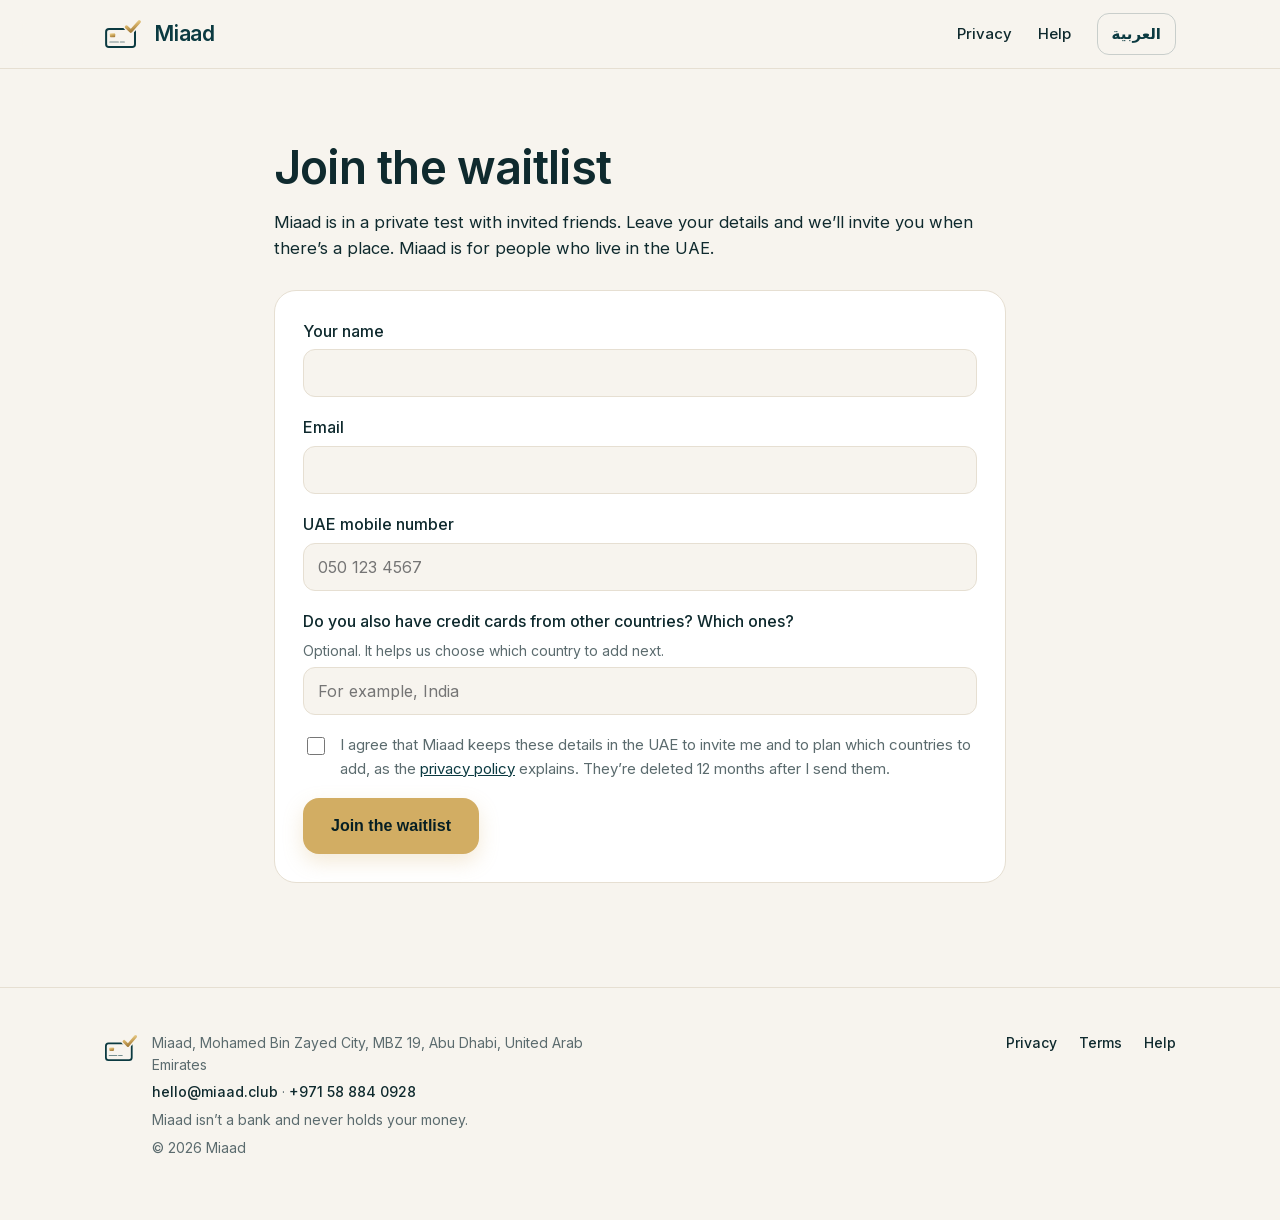
<file: waitlist/index.html>
<!doctype html>
<html lang="en" dir="ltr">
<head>
<meta charset="utf-8">
<meta name="viewport" content="width=device-width, initial-scale=1">
<title>Join the waitlist · Miaad</title>
<meta name="description" content="Miaad shows all your UAE credit cards and bills in one place, so you never miss a due date. Halal by design. Invite-only.">
<meta name="theme-color" content="#0b3a41">
<link rel="canonical" href="https://www.miaad.club/waitlist/">
<link rel="alternate" hreflang="en" href="https://www.miaad.club/waitlist/">
<link rel="alternate" hreflang="ar" href="https://www.miaad.club/ar/waitlist/">
<link rel="icon" type="image/png" href="/assets/img/favicon.png">
<link rel="apple-touch-icon" href="/assets/img/apple-touch-icon.png">
<link rel="preload" href="/assets/fonts/inter-latin.woff2" as="font" type="font/woff2" crossorigin>
<link rel="stylesheet" href="/assets/site.css">
<meta property="og:title" content="Miaad · One app for every credit card in the UAE">
<meta property="og:description" content="Miaad shows all your UAE credit cards and bills in one place, so you never miss a due date. Halal by design. Invite-only.">
<meta property="og:image" content="https://www.miaad.club/assets/img/apple-touch-icon.png">
</head>
<body>
<header class="site-header"><div class="wrap bar">
<a class="logo" href="/"><img src="/assets/img/mark-on-light.svg" alt="" width="38" height="31">Miaad</a>
<nav class="site-nav" aria-label="Pages">
<a href="/privacy.html">Privacy</a>
<a href="/support.html">Help</a>
<a class="lang" href="/ar/waitlist/" lang="ar" hreflang="ar">العربية</a>
</nav>
</div></header>
<main>
<article class="doc form-page"><h1>Join the waitlist</h1><p>Miaad is in a private test with invited friends. Leave your details and we’ll invite you when there’s a place. Miaad is for people who live in the UAE.</p>
<form class="waitlist" method="post" action="https://api.miaad.club/api/v1/public/waitlist" accept-charset="utf-8">
<input type="hidden" name="language" value="en">
<div class="trap" aria-hidden="true"><label>Leave this empty <input name="website" tabindex="-1" autocomplete="off"></label></div>
<label class="field"><span>Your name</span><input name="name" required maxlength="80" autocomplete="name"></label>
<label class="field"><span>Email</span><input name="email" type="email" required maxlength="254" autocomplete="email" dir="ltr"></label>
<label class="field"><span>UAE mobile number</span><input name="phone" type="tel" required inputmode="tel" autocomplete="tel" maxlength="20" pattern="[+0-9 \-]{9,20}" placeholder="050 123 4567" dir="ltr"></label>
<label class="field"><span>Do you also have credit cards from other countries? Which ones?</span><small>Optional. It helps us choose which country to add next.</small><input name="countries" maxlength="120" placeholder="For example, India"></label>
<label class="check"><input type="checkbox" name="consent" value="yes" required><span>I agree that Miaad keeps these details in the UAE to invite me and to plan which countries to add, as the <a href="/privacy.html#waitlist">privacy policy</a> explains. They’re deleted 12 months after I send them.</span></label>
<button class="btn gold" type="submit">Join the waitlist</button>
</form></article>
</main>
<footer class="site-footer"><div class="wrap cols">
<div class="brand"><img src="/assets/img/mark-on-light.svg" alt="" width="34" height="28"><div>

<p><span class="ltr">Miaad, <span class="ltr">Mohamed Bin Zayed City, MBZ 19, Abu Dhabi, United Arab Emirates</span></span></p>
<p><a href="mailto:hello@miaad.club">hello@miaad.club</a> · <a class="ltr" href="tel:+971588840928">+971 58 884 0928</a></p>
<p>Miaad isn’t a bank and never holds your money.</p>
<p>© 2026 Miaad</p>
</div></div>
<nav class="links" aria-label="Links">
<a href="/privacy.html">Privacy</a>
<a href="/terms.html">Terms</a>
<a href="/support.html">Help</a>
</nav>
</div></footer>
</body>
</html>
</file>
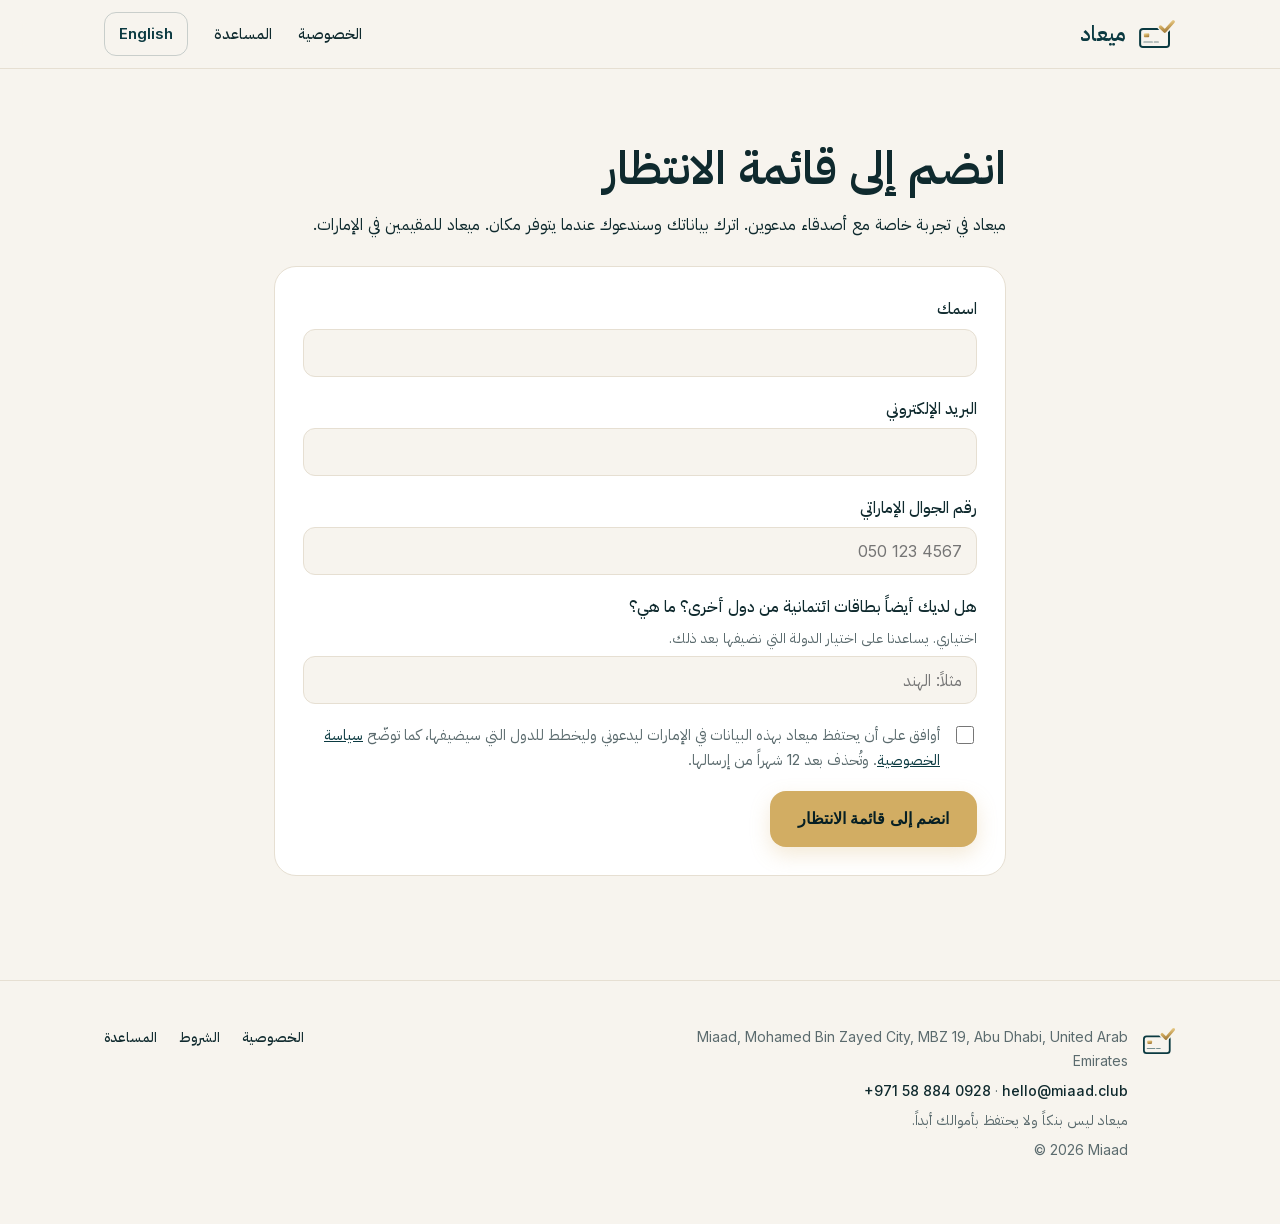
<file: ar/waitlist/index.html>
<!doctype html>
<html lang="ar" dir="rtl">
<head>
<meta charset="utf-8">
<meta name="viewport" content="width=device-width, initial-scale=1">
<title>انضم إلى قائمة الانتظار · ميعاد</title>
<meta name="description" content="يعرض ميعاد جميع بطاقاتك الائتمانية وفواتيرك في الإمارات في مكان واحد، حتى لا يفوتك موعد استحقاق. متوافق مع الشريعة. بالدعوة فقط.">
<meta name="theme-color" content="#0b3a41">
<link rel="canonical" href="https://www.miaad.club/ar/waitlist/">
<link rel="alternate" hreflang="en" href="https://www.miaad.club/waitlist/">
<link rel="alternate" hreflang="ar" href="https://www.miaad.club/ar/waitlist/">
<link rel="icon" type="image/png" href="/assets/img/favicon.png">
<link rel="apple-touch-icon" href="/assets/img/apple-touch-icon.png">
<link rel="preload" href="/assets/fonts/plex-arabic-400.woff2" as="font" type="font/woff2" crossorigin>
<link rel="stylesheet" href="/assets/site.css">
<meta property="og:title" content="ميعاد · تطبيق واحد لجميع بطاقاتك الائتمانية في الإمارات">
<meta property="og:description" content="يعرض ميعاد جميع بطاقاتك الائتمانية وفواتيرك في الإمارات في مكان واحد، حتى لا يفوتك موعد استحقاق. متوافق مع الشريعة. بالدعوة فقط.">
<meta property="og:image" content="https://www.miaad.club/assets/img/apple-touch-icon.png">
</head>
<body>
<header class="site-header"><div class="wrap bar">
<a class="logo" href="/ar/"><img src="/assets/img/mark-on-light.svg" alt="" width="38" height="31">ميعاد</a>
<nav class="site-nav" aria-label="الصفحات">
<a href="/ar/privacy.html">الخصوصية</a>
<a href="/ar/support.html">المساعدة</a>
<a class="lang" href="/waitlist/" lang="en" hreflang="en">English</a>
</nav>
</div></header>
<main>
<article class="doc form-page"><h1>انضم إلى قائمة الانتظار</h1><p>ميعاد في تجربة خاصة مع أصدقاء مدعوين. اترك بياناتك وسندعوك عندما يتوفر مكان. ميعاد للمقيمين في الإمارات.</p>
<form class="waitlist" method="post" action="https://api.miaad.club/api/v1/public/waitlist" accept-charset="utf-8">
<input type="hidden" name="language" value="ar">
<div class="trap" aria-hidden="true"><label>اترك هذا فارغاً <input name="website" tabindex="-1" autocomplete="off"></label></div>
<label class="field"><span>اسمك</span><input name="name" required maxlength="80" autocomplete="name"></label>
<label class="field"><span>البريد الإلكتروني</span><input name="email" type="email" required maxlength="254" autocomplete="email" dir="ltr"></label>
<label class="field"><span>رقم الجوال الإماراتي</span><input name="phone" type="tel" required inputmode="tel" autocomplete="tel" maxlength="20" pattern="[+0-9 \-]{9,20}" placeholder="050 123 4567" dir="ltr"></label>
<label class="field"><span>هل لديك أيضاً بطاقات ائتمانية من دول أخرى؟ ما هي؟</span><small>اختياري. يساعدنا على اختيار الدولة التي نضيفها بعد ذلك.</small><input name="countries" maxlength="120" placeholder="مثلاً: الهند"></label>
<label class="check"><input type="checkbox" name="consent" value="yes" required><span>أوافق على أن يحتفظ ميعاد بهذه البيانات في الإمارات ليدعوني وليخطط للدول التي سيضيفها، كما توضّح <a href="/ar/privacy.html#waitlist">سياسة الخصوصية</a>. وتُحذف بعد 12 شهراً من إرسالها.</span></label>
<button class="btn gold" type="submit">انضم إلى قائمة الانتظار</button>
</form></article>
</main>
<footer class="site-footer"><div class="wrap cols">
<div class="brand"><img src="/assets/img/mark-on-light.svg" alt="" width="34" height="28"><div>

<p><span class="ltr">Miaad, <span class="ltr">Mohamed Bin Zayed City, MBZ 19, Abu Dhabi, United Arab Emirates</span></span></p>
<p><a href="mailto:hello@miaad.club">hello@miaad.club</a> · <a class="ltr" href="tel:+971588840928">+971 58 884 0928</a></p>
<p>ميعاد ليس بنكاً ولا يحتفظ بأموالك أبداً.</p>
<p><span class="ltr">© 2026 Miaad</span></p>
</div></div>
<nav class="links" aria-label="روابط">
<a href="/ar/privacy.html">الخصوصية</a>
<a href="/ar/terms.html">الشروط</a>
<a href="/ar/support.html">المساعدة</a>
</nav>
</div></footer>
</body>
</html>
</file>
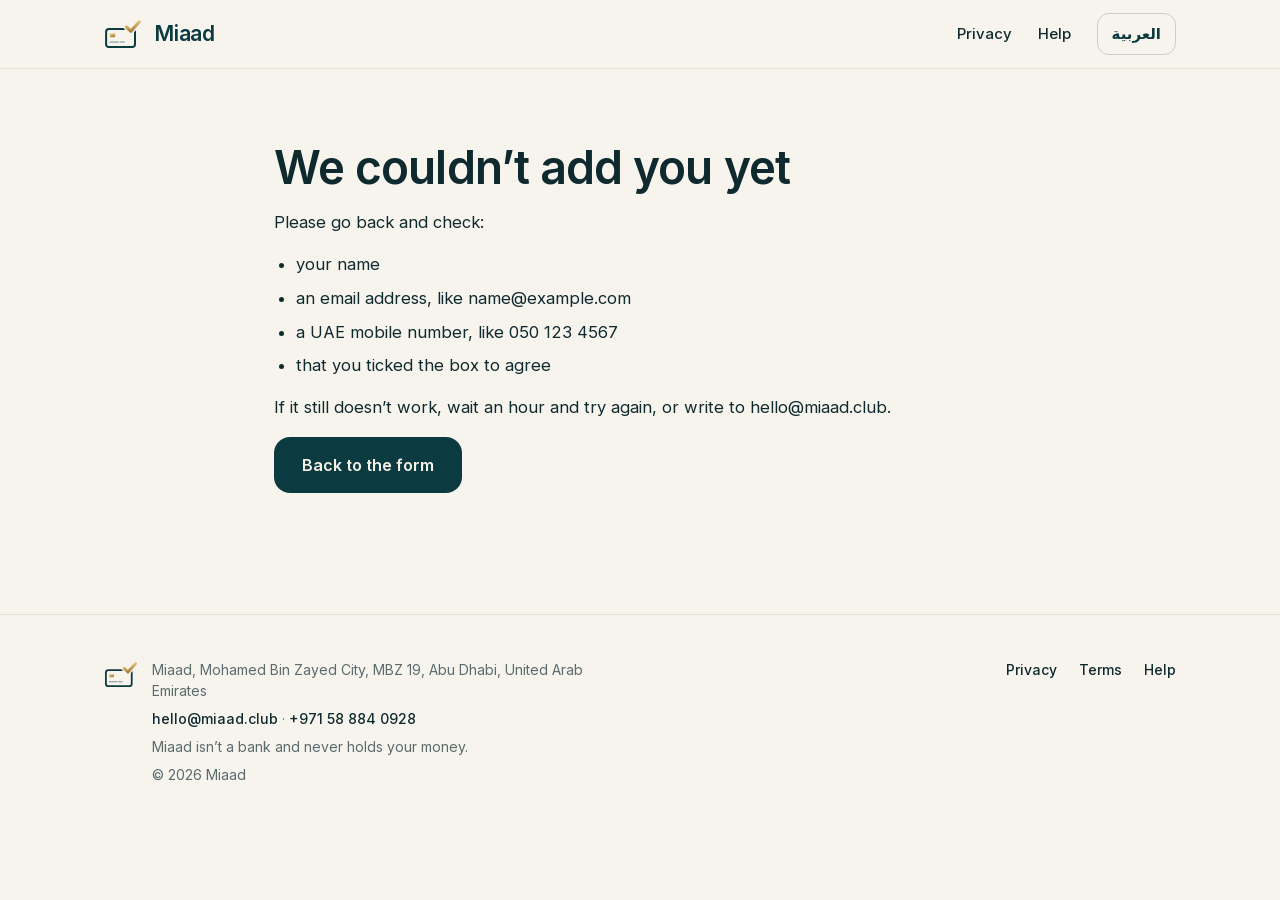
<file: waitlist/error/index.html>
<!doctype html>
<html lang="en" dir="ltr">
<head>
<meta charset="utf-8">
<meta name="viewport" content="width=device-width, initial-scale=1">
<title>Try again · Miaad</title>
<meta name="description" content="Miaad shows all your UAE credit cards and bills in one place, so you never miss a due date. Halal by design. Invite-only.">
<meta name="robots" content="noindex">
<meta name="theme-color" content="#0b3a41">
<link rel="canonical" href="https://www.miaad.club/waitlist/error/">
<link rel="alternate" hreflang="en" href="https://www.miaad.club/waitlist/error/">
<link rel="alternate" hreflang="ar" href="https://www.miaad.club/ar/waitlist/error/">
<link rel="icon" type="image/png" href="/assets/img/favicon.png">
<link rel="apple-touch-icon" href="/assets/img/apple-touch-icon.png">
<link rel="preload" href="/assets/fonts/inter-latin.woff2" as="font" type="font/woff2" crossorigin>
<link rel="stylesheet" href="/assets/site.css">
<meta property="og:title" content="Miaad · One app for every credit card in the UAE">
<meta property="og:description" content="Miaad shows all your UAE credit cards and bills in one place, so you never miss a due date. Halal by design. Invite-only.">
<meta property="og:image" content="https://www.miaad.club/assets/img/apple-touch-icon.png">
</head>
<body>
<header class="site-header"><div class="wrap bar">
<a class="logo" href="/"><img src="/assets/img/mark-on-light.svg" alt="" width="38" height="31">Miaad</a>
<nav class="site-nav" aria-label="Pages">
<a href="/privacy.html">Privacy</a>
<a href="/support.html">Help</a>
<a class="lang" href="/ar/waitlist/error/" lang="ar" hreflang="ar">العربية</a>
</nav>
</div></header>
<main>
<article class="doc form-page"><h1>We couldn’t add you yet</h1><p>Please go back and check:</p><ul><li>your name</li><li>an email address, like name@example.com</li><li>a UAE mobile number, like 050 123 4567</li><li>that you ticked the box to agree</li></ul><p>If it still doesn’t work, wait an hour and try again, or write to hello@miaad.club.</p><p><a class="btn primary" href="/waitlist/">Back to the form</a></p></article>
</main>
<footer class="site-footer"><div class="wrap cols">
<div class="brand"><img src="/assets/img/mark-on-light.svg" alt="" width="34" height="28"><div>

<p><span class="ltr">Miaad, <span class="ltr">Mohamed Bin Zayed City, MBZ 19, Abu Dhabi, United Arab Emirates</span></span></p>
<p><a href="mailto:hello@miaad.club">hello@miaad.club</a> · <a class="ltr" href="tel:+971588840928">+971 58 884 0928</a></p>
<p>Miaad isn’t a bank and never holds your money.</p>
<p>© 2026 Miaad</p>
</div></div>
<nav class="links" aria-label="Links">
<a href="/privacy.html">Privacy</a>
<a href="/terms.html">Terms</a>
<a href="/support.html">Help</a>
</nav>
</div></footer>
</body>
</html>
</file>
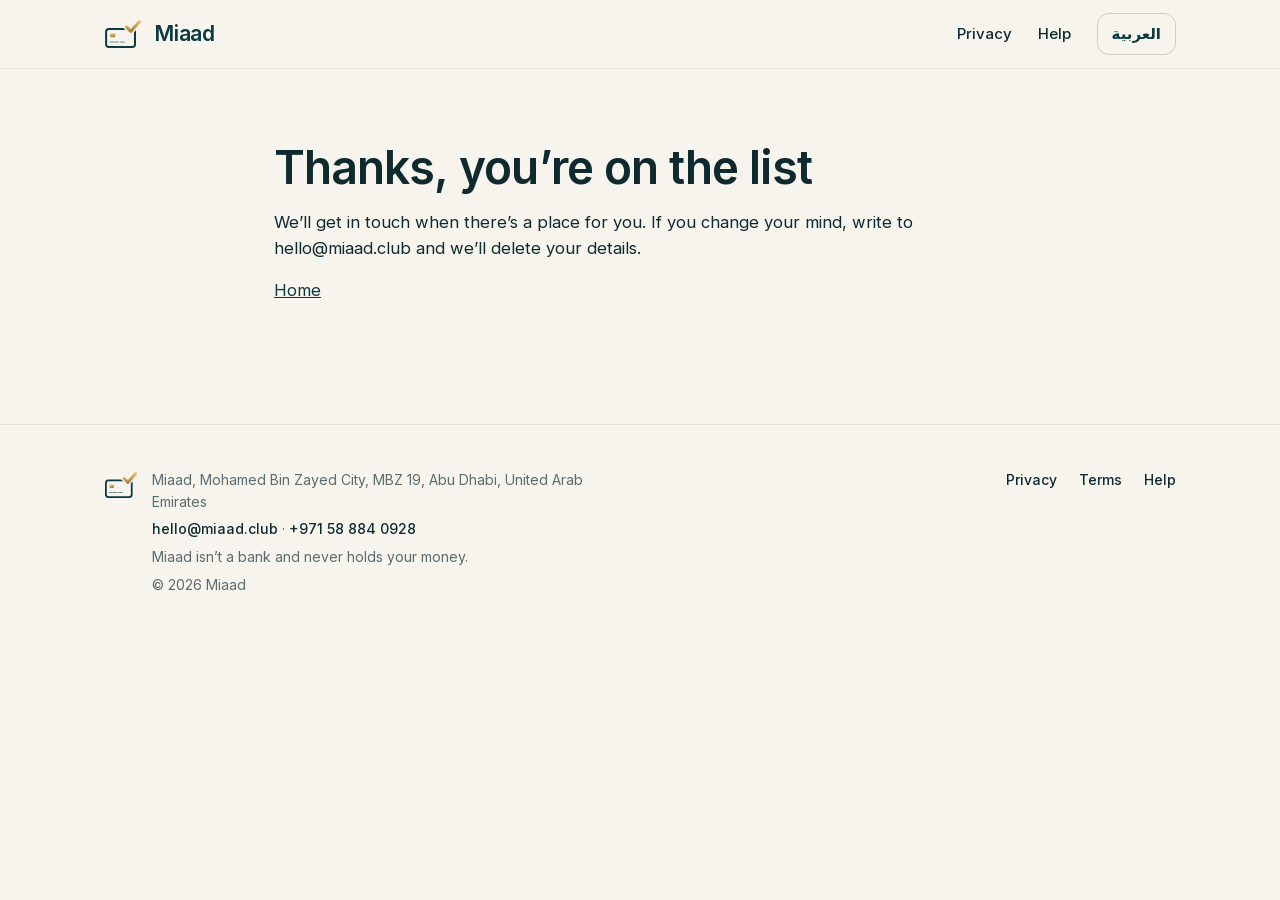
<file: waitlist/thanks/index.html>
<!doctype html>
<html lang="en" dir="ltr">
<head>
<meta charset="utf-8">
<meta name="viewport" content="width=device-width, initial-scale=1">
<title>You’re on the list · Miaad</title>
<meta name="description" content="Miaad shows all your UAE credit cards and bills in one place, so you never miss a due date. Halal by design. Invite-only.">
<meta name="robots" content="noindex">
<meta name="theme-color" content="#0b3a41">
<link rel="canonical" href="https://www.miaad.club/waitlist/thanks/">
<link rel="alternate" hreflang="en" href="https://www.miaad.club/waitlist/thanks/">
<link rel="alternate" hreflang="ar" href="https://www.miaad.club/ar/waitlist/thanks/">
<link rel="icon" type="image/png" href="/assets/img/favicon.png">
<link rel="apple-touch-icon" href="/assets/img/apple-touch-icon.png">
<link rel="preload" href="/assets/fonts/inter-latin.woff2" as="font" type="font/woff2" crossorigin>
<link rel="stylesheet" href="/assets/site.css">
<meta property="og:title" content="Miaad · One app for every credit card in the UAE">
<meta property="og:description" content="Miaad shows all your UAE credit cards and bills in one place, so you never miss a due date. Halal by design. Invite-only.">
<meta property="og:image" content="https://www.miaad.club/assets/img/apple-touch-icon.png">
</head>
<body>
<header class="site-header"><div class="wrap bar">
<a class="logo" href="/"><img src="/assets/img/mark-on-light.svg" alt="" width="38" height="31">Miaad</a>
<nav class="site-nav" aria-label="Pages">
<a href="/privacy.html">Privacy</a>
<a href="/support.html">Help</a>
<a class="lang" href="/ar/waitlist/thanks/" lang="ar" hreflang="ar">العربية</a>
</nav>
</div></header>
<main>
<article class="doc form-page"><h1>Thanks, you’re on the list</h1><p>We’ll get in touch when there’s a place for you. If you change your mind, write to hello@miaad.club and we’ll delete your details.</p><p><a href="/">Home</a></p></article>
</main>
<footer class="site-footer"><div class="wrap cols">
<div class="brand"><img src="/assets/img/mark-on-light.svg" alt="" width="34" height="28"><div>

<p><span class="ltr">Miaad, <span class="ltr">Mohamed Bin Zayed City, MBZ 19, Abu Dhabi, United Arab Emirates</span></span></p>
<p><a href="mailto:hello@miaad.club">hello@miaad.club</a> · <a class="ltr" href="tel:+971588840928">+971 58 884 0928</a></p>
<p>Miaad isn’t a bank and never holds your money.</p>
<p>© 2026 Miaad</p>
</div></div>
<nav class="links" aria-label="Links">
<a href="/privacy.html">Privacy</a>
<a href="/terms.html">Terms</a>
<a href="/support.html">Help</a>
</nav>
</div></footer>
</body>
</html>
</file>
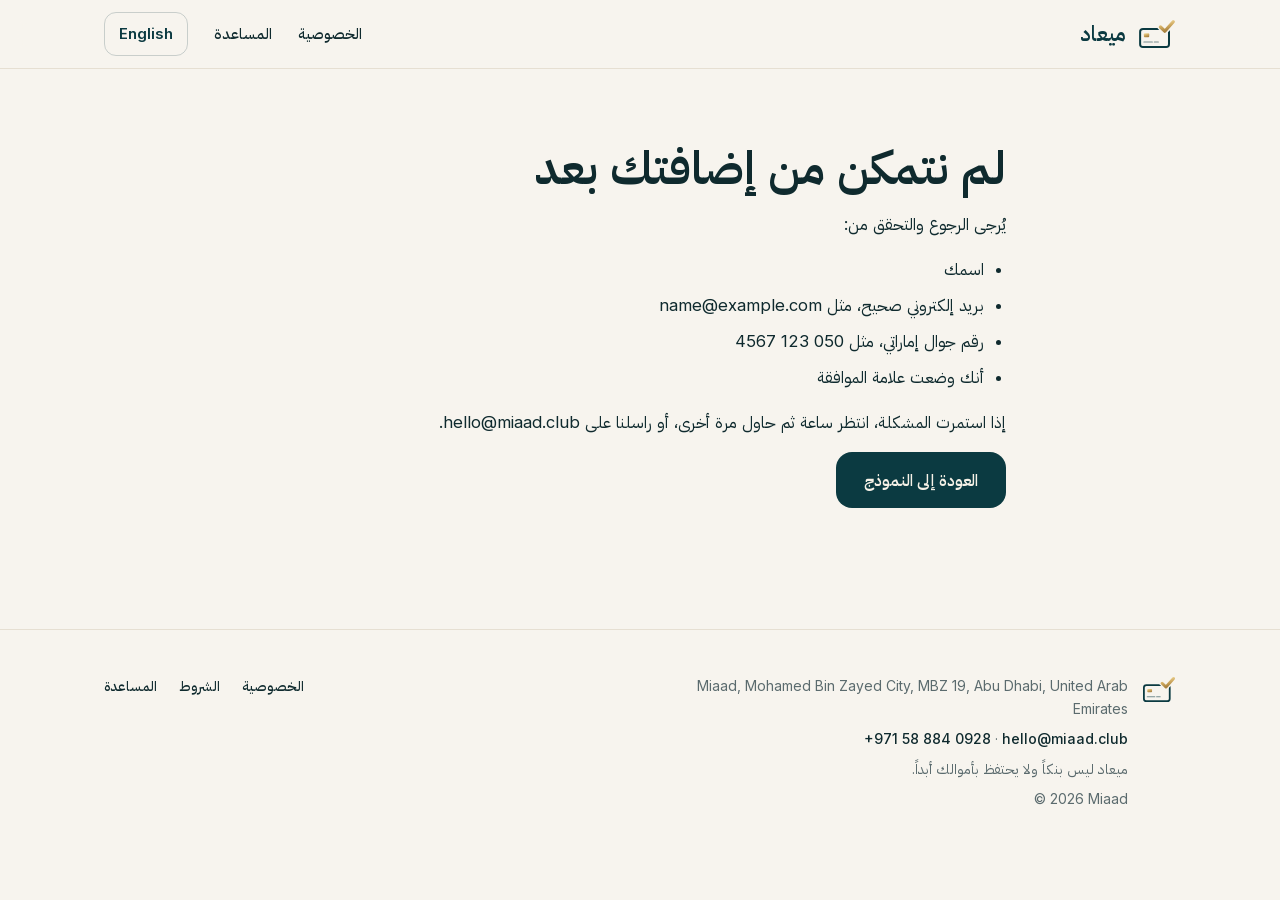
<file: ar/waitlist/error/index.html>
<!doctype html>
<html lang="ar" dir="rtl">
<head>
<meta charset="utf-8">
<meta name="viewport" content="width=device-width, initial-scale=1">
<title>حاول مرة أخرى · ميعاد</title>
<meta name="description" content="يعرض ميعاد جميع بطاقاتك الائتمانية وفواتيرك في الإمارات في مكان واحد، حتى لا يفوتك موعد استحقاق. متوافق مع الشريعة. بالدعوة فقط.">
<meta name="robots" content="noindex">
<meta name="theme-color" content="#0b3a41">
<link rel="canonical" href="https://www.miaad.club/ar/waitlist/error/">
<link rel="alternate" hreflang="en" href="https://www.miaad.club/waitlist/error/">
<link rel="alternate" hreflang="ar" href="https://www.miaad.club/ar/waitlist/error/">
<link rel="icon" type="image/png" href="/assets/img/favicon.png">
<link rel="apple-touch-icon" href="/assets/img/apple-touch-icon.png">
<link rel="preload" href="/assets/fonts/plex-arabic-400.woff2" as="font" type="font/woff2" crossorigin>
<link rel="stylesheet" href="/assets/site.css">
<meta property="og:title" content="ميعاد · تطبيق واحد لجميع بطاقاتك الائتمانية في الإمارات">
<meta property="og:description" content="يعرض ميعاد جميع بطاقاتك الائتمانية وفواتيرك في الإمارات في مكان واحد، حتى لا يفوتك موعد استحقاق. متوافق مع الشريعة. بالدعوة فقط.">
<meta property="og:image" content="https://www.miaad.club/assets/img/apple-touch-icon.png">
</head>
<body>
<header class="site-header"><div class="wrap bar">
<a class="logo" href="/ar/"><img src="/assets/img/mark-on-light.svg" alt="" width="38" height="31">ميعاد</a>
<nav class="site-nav" aria-label="الصفحات">
<a href="/ar/privacy.html">الخصوصية</a>
<a href="/ar/support.html">المساعدة</a>
<a class="lang" href="/waitlist/error/" lang="en" hreflang="en">English</a>
</nav>
</div></header>
<main>
<article class="doc form-page"><h1>لم نتمكن من إضافتك بعد</h1><p>يُرجى الرجوع والتحقق من:</p><ul><li>اسمك</li><li>بريد إلكتروني صحيح، مثل name@example.com</li><li>رقم جوال إماراتي، مثل 050 123 4567</li><li>أنك وضعت علامة الموافقة</li></ul><p>إذا استمرت المشكلة، انتظر ساعة ثم حاول مرة أخرى، أو راسلنا على hello@miaad.club.</p><p><a class="btn primary" href="/ar/waitlist/">العودة إلى النموذج</a></p></article>
</main>
<footer class="site-footer"><div class="wrap cols">
<div class="brand"><img src="/assets/img/mark-on-light.svg" alt="" width="34" height="28"><div>

<p><span class="ltr">Miaad, <span class="ltr">Mohamed Bin Zayed City, MBZ 19, Abu Dhabi, United Arab Emirates</span></span></p>
<p><a href="mailto:hello@miaad.club">hello@miaad.club</a> · <a class="ltr" href="tel:+971588840928">+971 58 884 0928</a></p>
<p>ميعاد ليس بنكاً ولا يحتفظ بأموالك أبداً.</p>
<p><span class="ltr">© 2026 Miaad</span></p>
</div></div>
<nav class="links" aria-label="روابط">
<a href="/ar/privacy.html">الخصوصية</a>
<a href="/ar/terms.html">الشروط</a>
<a href="/ar/support.html">المساعدة</a>
</nav>
</div></footer>
</body>
</html>
</file>
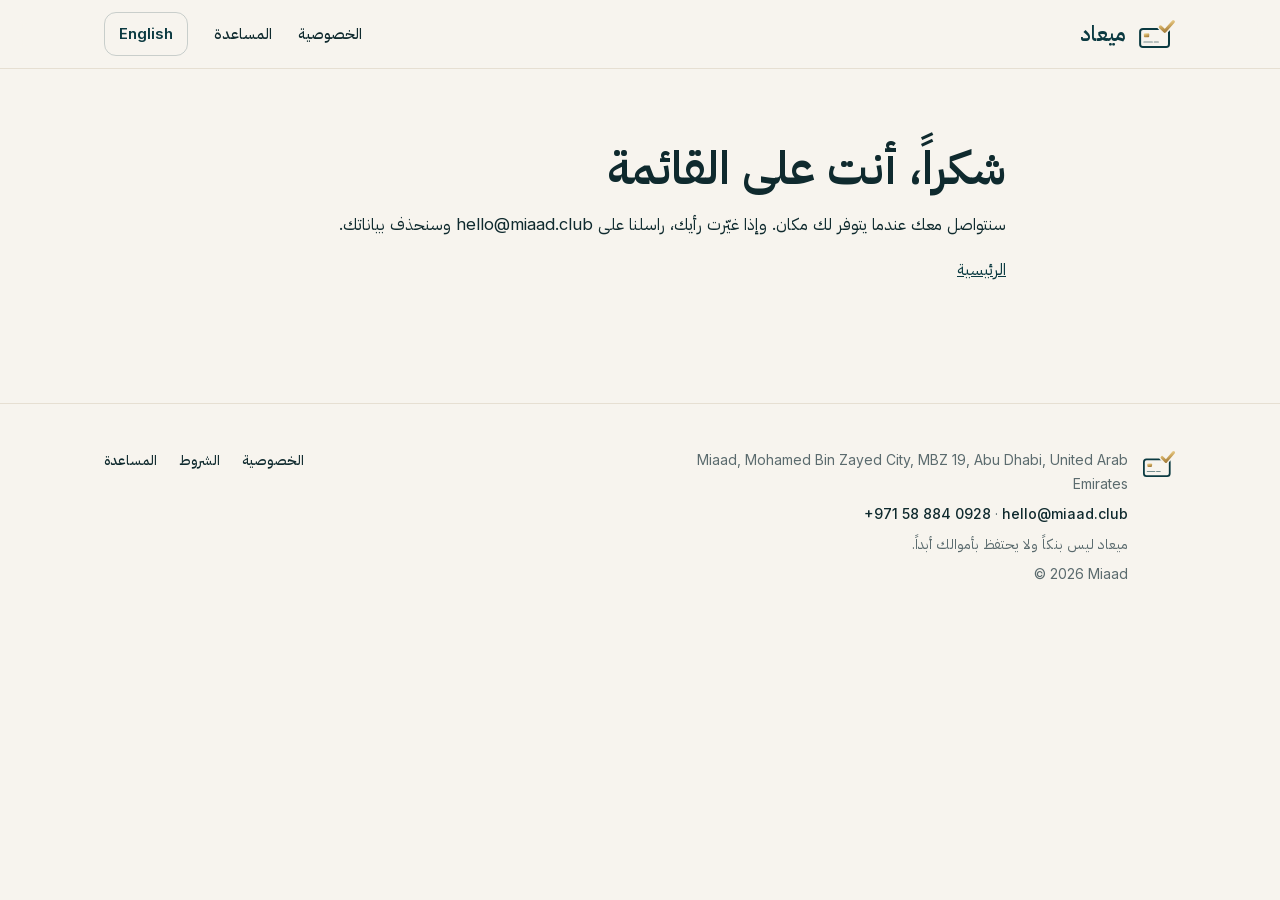
<file: ar/waitlist/thanks/index.html>
<!doctype html>
<html lang="ar" dir="rtl">
<head>
<meta charset="utf-8">
<meta name="viewport" content="width=device-width, initial-scale=1">
<title>أنت على القائمة · ميعاد</title>
<meta name="description" content="يعرض ميعاد جميع بطاقاتك الائتمانية وفواتيرك في الإمارات في مكان واحد، حتى لا يفوتك موعد استحقاق. متوافق مع الشريعة. بالدعوة فقط.">
<meta name="robots" content="noindex">
<meta name="theme-color" content="#0b3a41">
<link rel="canonical" href="https://www.miaad.club/ar/waitlist/thanks/">
<link rel="alternate" hreflang="en" href="https://www.miaad.club/waitlist/thanks/">
<link rel="alternate" hreflang="ar" href="https://www.miaad.club/ar/waitlist/thanks/">
<link rel="icon" type="image/png" href="/assets/img/favicon.png">
<link rel="apple-touch-icon" href="/assets/img/apple-touch-icon.png">
<link rel="preload" href="/assets/fonts/plex-arabic-400.woff2" as="font" type="font/woff2" crossorigin>
<link rel="stylesheet" href="/assets/site.css">
<meta property="og:title" content="ميعاد · تطبيق واحد لجميع بطاقاتك الائتمانية في الإمارات">
<meta property="og:description" content="يعرض ميعاد جميع بطاقاتك الائتمانية وفواتيرك في الإمارات في مكان واحد، حتى لا يفوتك موعد استحقاق. متوافق مع الشريعة. بالدعوة فقط.">
<meta property="og:image" content="https://www.miaad.club/assets/img/apple-touch-icon.png">
</head>
<body>
<header class="site-header"><div class="wrap bar">
<a class="logo" href="/ar/"><img src="/assets/img/mark-on-light.svg" alt="" width="38" height="31">ميعاد</a>
<nav class="site-nav" aria-label="الصفحات">
<a href="/ar/privacy.html">الخصوصية</a>
<a href="/ar/support.html">المساعدة</a>
<a class="lang" href="/waitlist/thanks/" lang="en" hreflang="en">English</a>
</nav>
</div></header>
<main>
<article class="doc form-page"><h1>شكراً، أنت على القائمة</h1><p>سنتواصل معك عندما يتوفر لك مكان. وإذا غيّرت رأيك، راسلنا على hello@miaad.club وسنحذف بياناتك.</p><p><a href="/ar/">الرئيسية</a></p></article>
</main>
<footer class="site-footer"><div class="wrap cols">
<div class="brand"><img src="/assets/img/mark-on-light.svg" alt="" width="34" height="28"><div>

<p><span class="ltr">Miaad, <span class="ltr">Mohamed Bin Zayed City, MBZ 19, Abu Dhabi, United Arab Emirates</span></span></p>
<p><a href="mailto:hello@miaad.club">hello@miaad.club</a> · <a class="ltr" href="tel:+971588840928">+971 58 884 0928</a></p>
<p>ميعاد ليس بنكاً ولا يحتفظ بأموالك أبداً.</p>
<p><span class="ltr">© 2026 Miaad</span></p>
</div></div>
<nav class="links" aria-label="روابط">
<a href="/ar/privacy.html">الخصوصية</a>
<a href="/ar/terms.html">الشروط</a>
<a href="/ar/support.html">المساعدة</a>
</nav>
</div></footer>
</body>
</html>
</file>
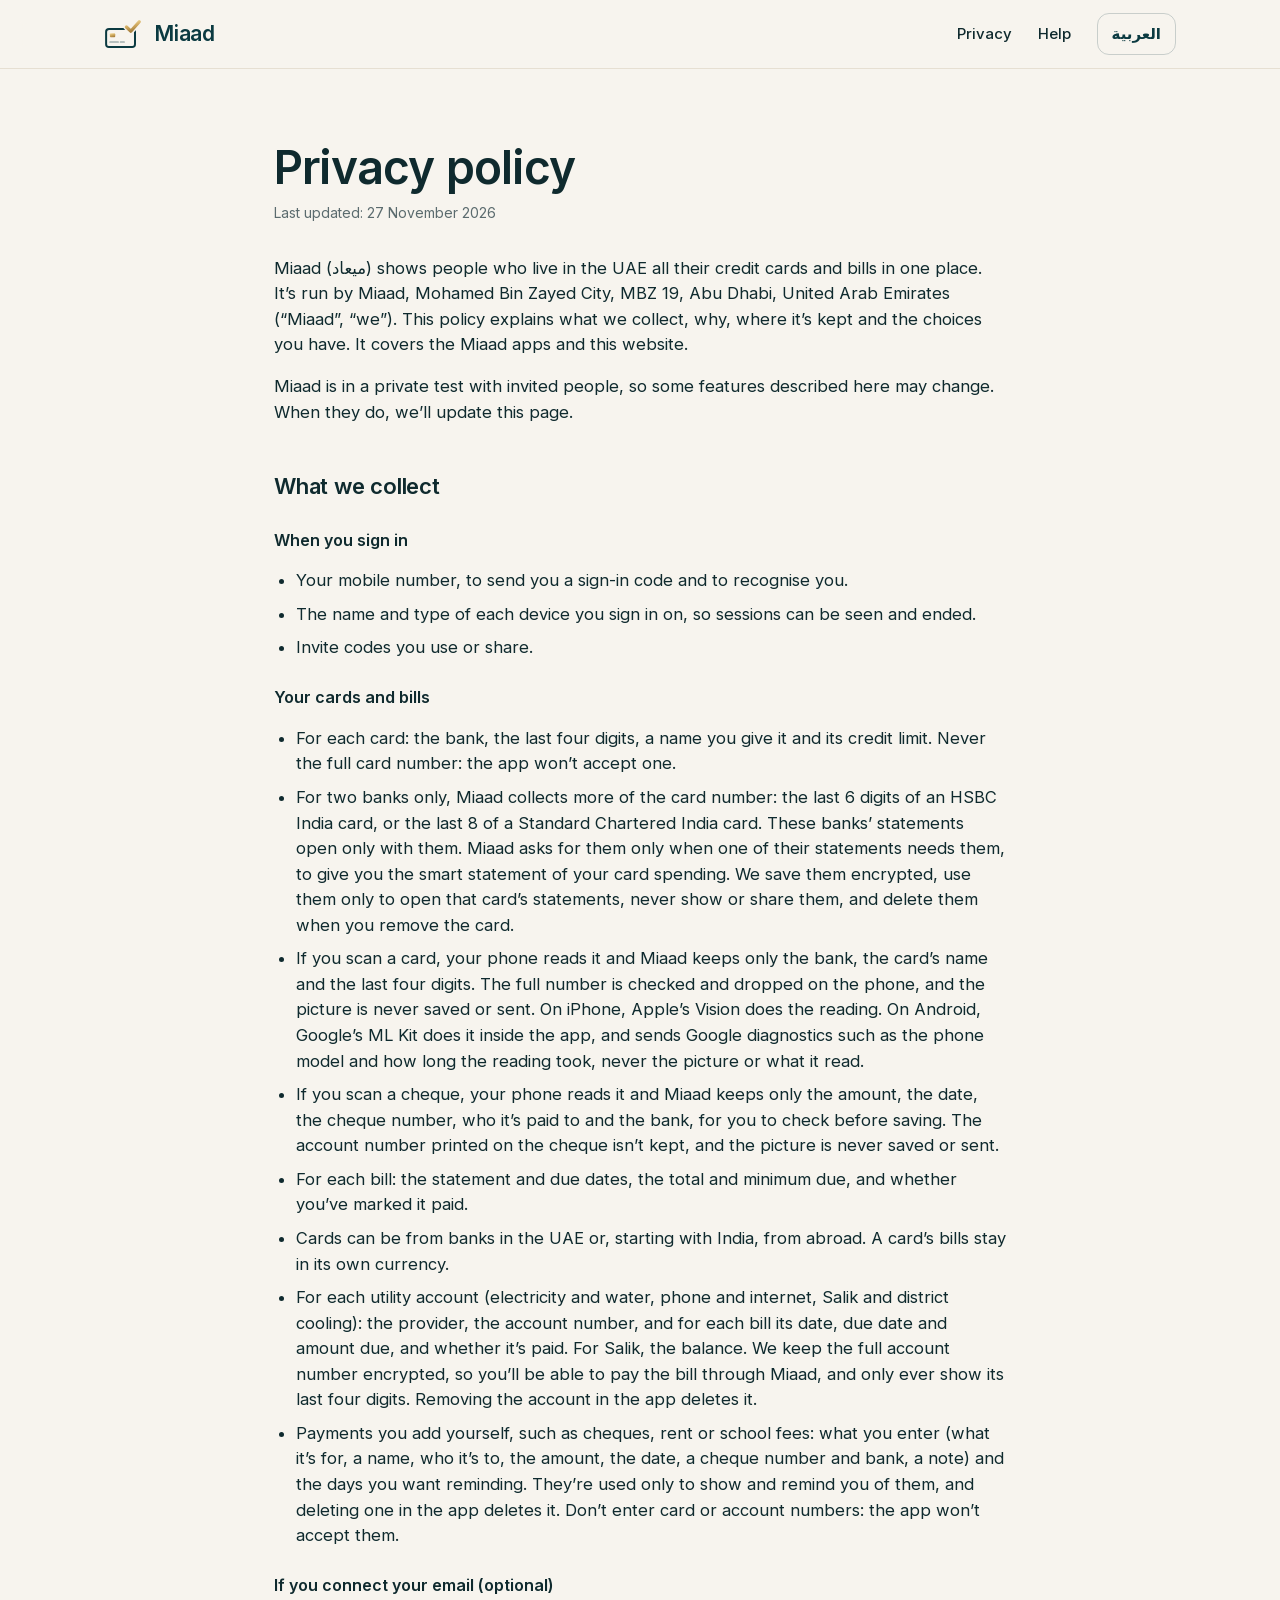
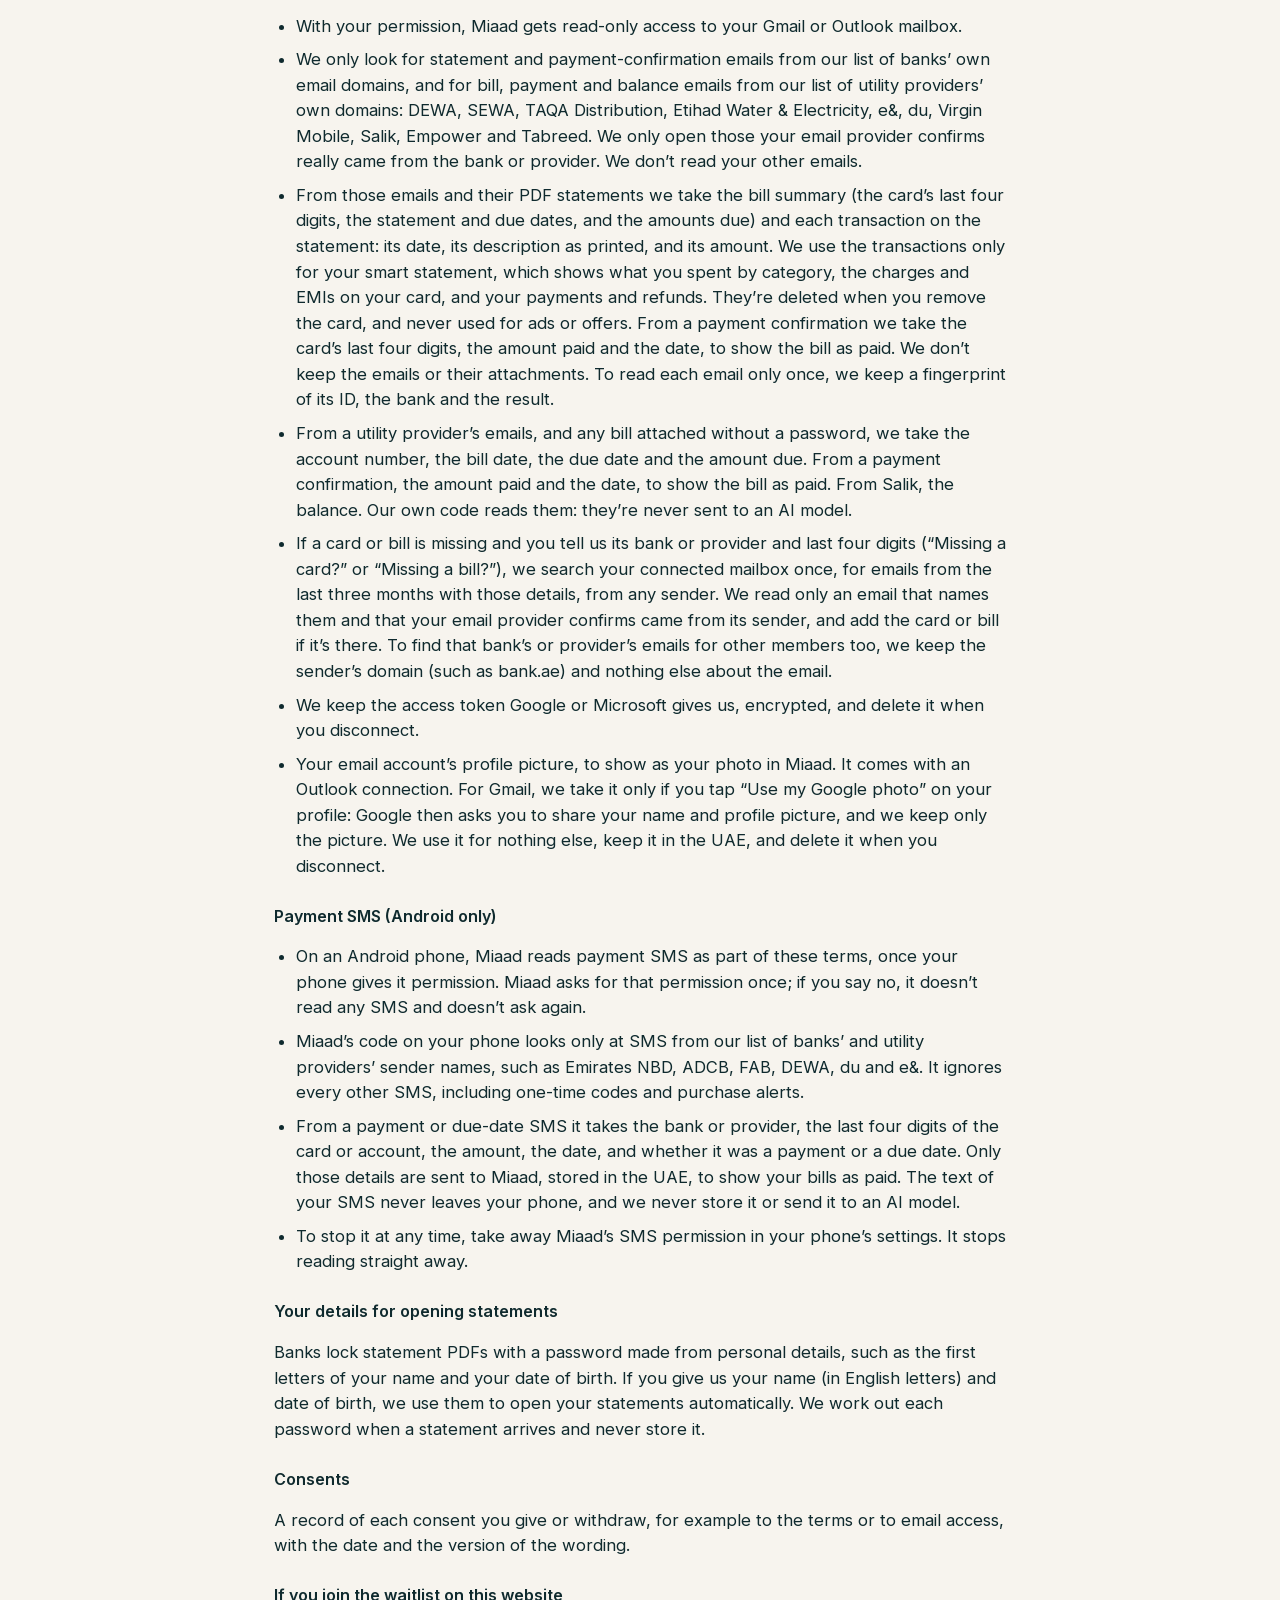
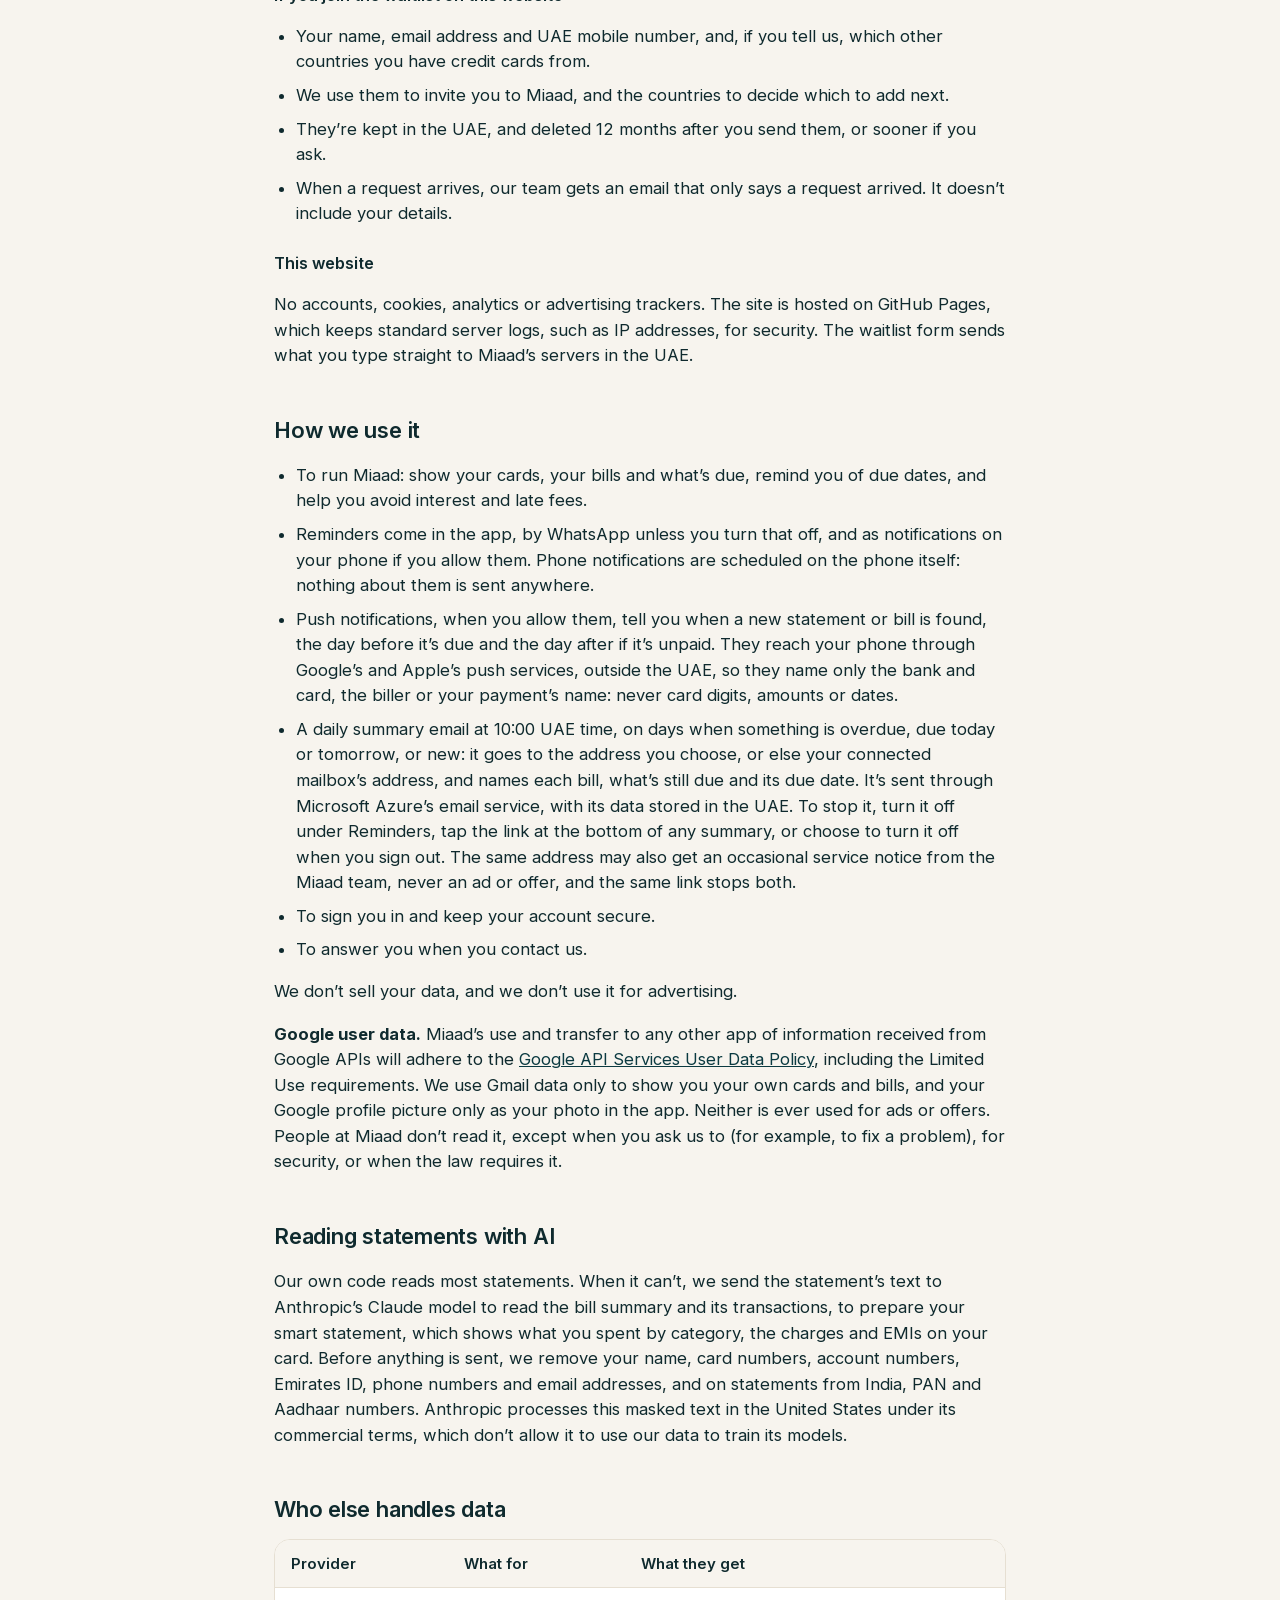
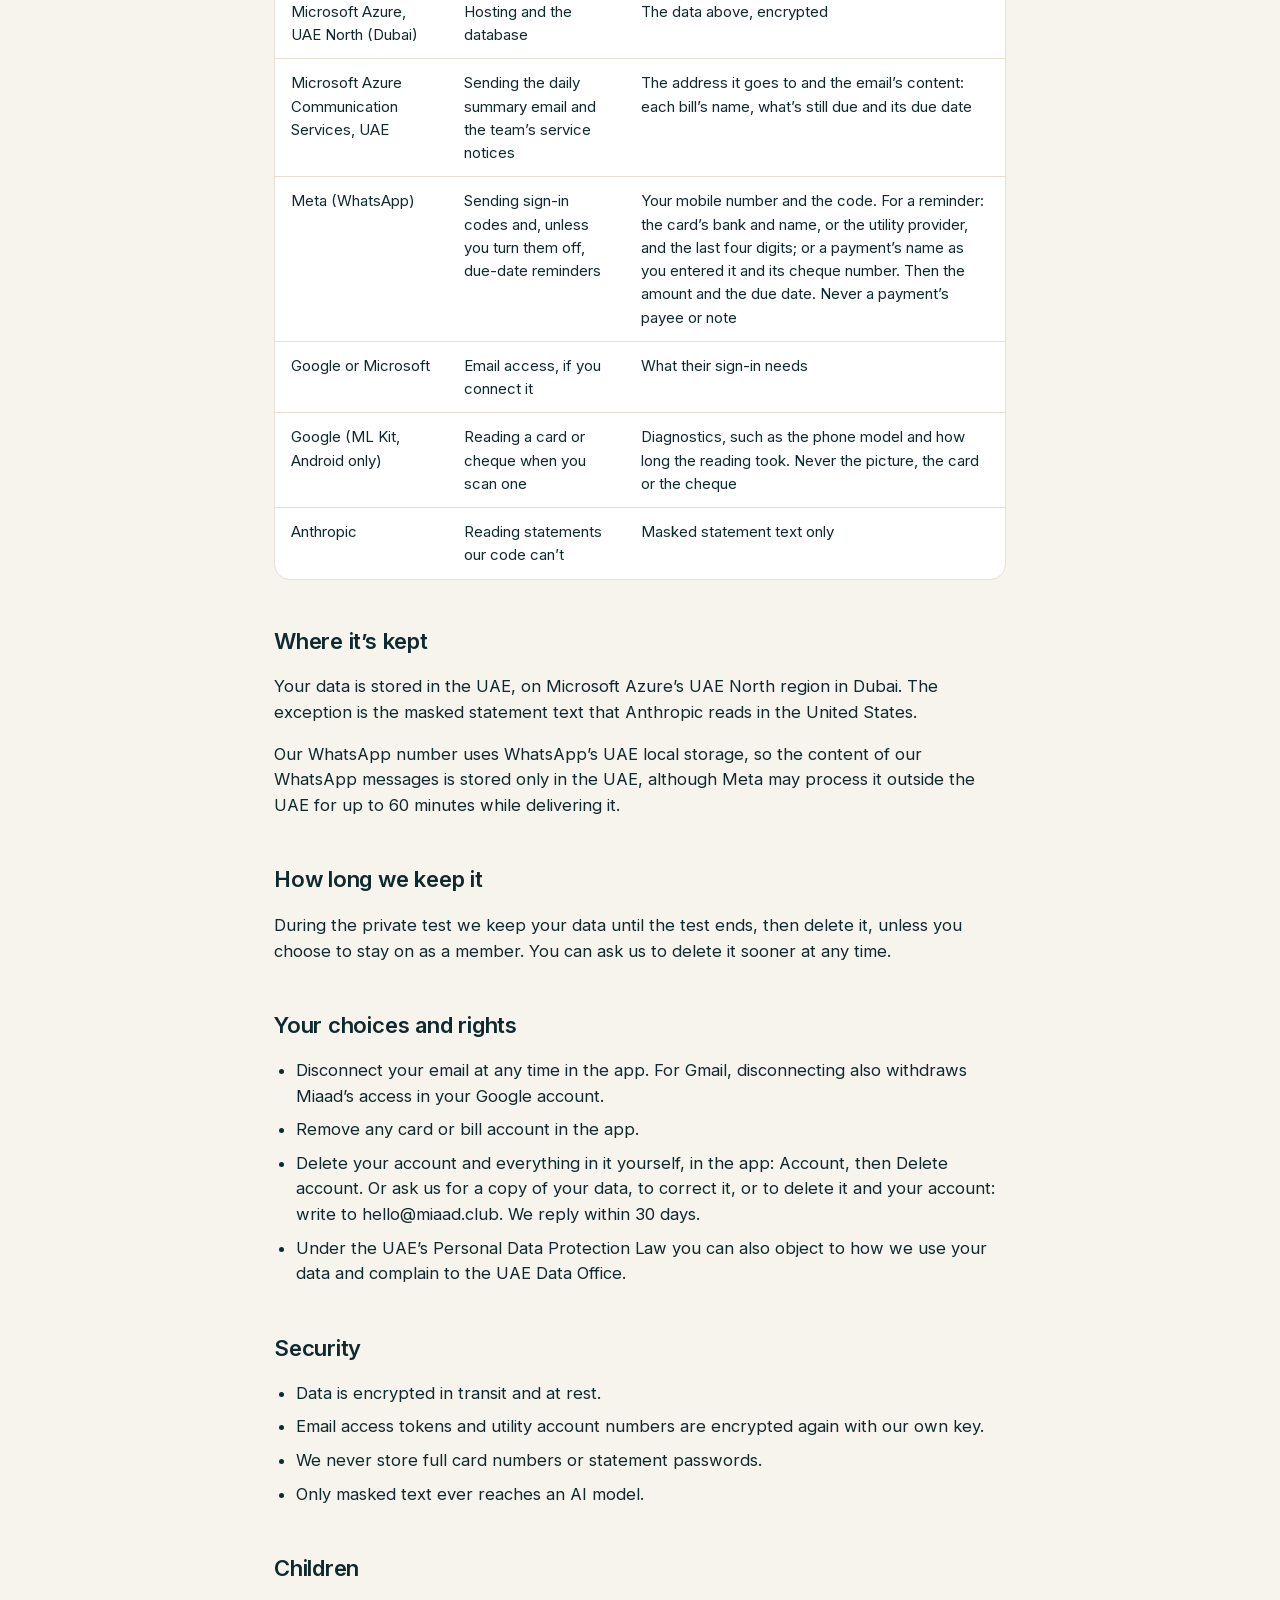
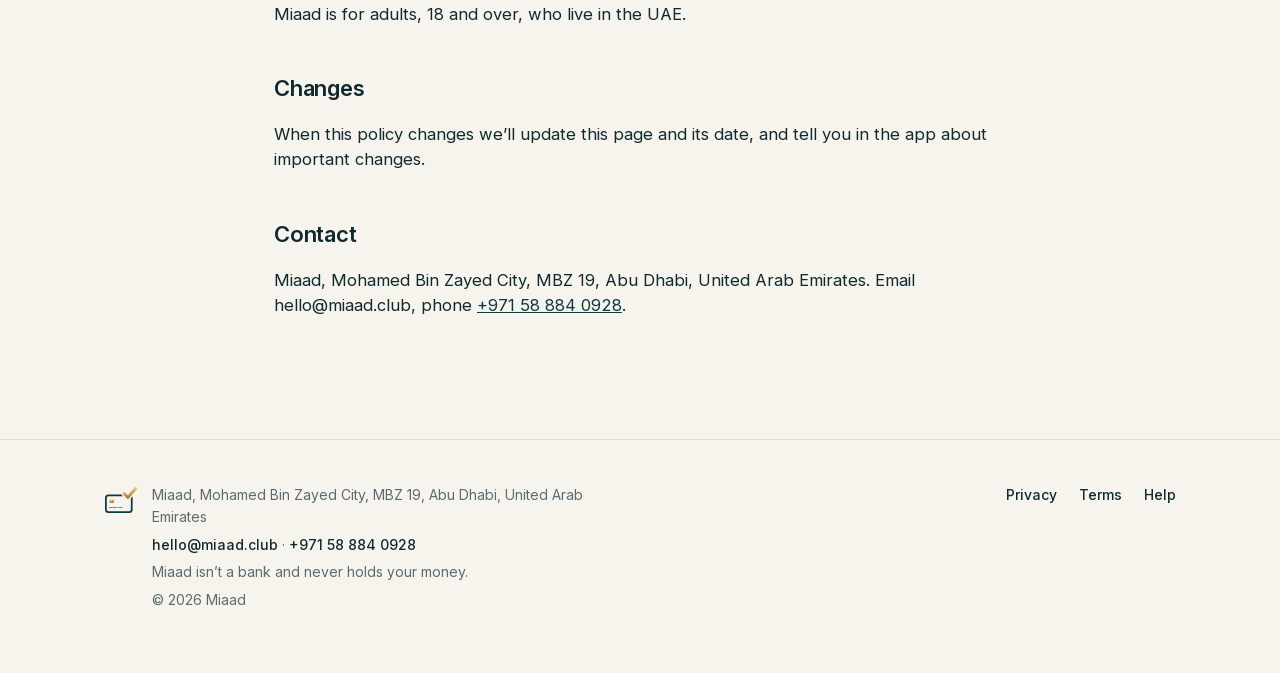
<file: privacy.html>
<!doctype html>
<html lang="en" dir="ltr">
<head>
<meta charset="utf-8">
<meta name="viewport" content="width=device-width, initial-scale=1">
<title>Privacy policy · Miaad</title>
<meta name="description" content="Miaad shows all your UAE credit cards and bills in one place, so you never miss a due date. Halal by design. Invite-only.">
<meta name="theme-color" content="#0b3a41">
<link rel="canonical" href="https://www.miaad.club/privacy.html">
<link rel="alternate" hreflang="en" href="https://www.miaad.club/privacy.html">
<link rel="alternate" hreflang="ar" href="https://www.miaad.club/ar/privacy.html">
<link rel="icon" type="image/png" href="/assets/img/favicon.png">
<link rel="apple-touch-icon" href="/assets/img/apple-touch-icon.png">
<link rel="preload" href="/assets/fonts/inter-latin.woff2" as="font" type="font/woff2" crossorigin>
<link rel="stylesheet" href="/assets/site.css">
<meta property="og:title" content="Miaad · One app for every credit card in the UAE">
<meta property="og:description" content="Miaad shows all your UAE credit cards and bills in one place, so you never miss a due date. Halal by design. Invite-only.">
<meta property="og:image" content="https://www.miaad.club/assets/img/apple-touch-icon.png">
</head>
<body>
<header class="site-header"><div class="wrap bar">
<a class="logo" href="/"><img src="/assets/img/mark-on-light.svg" alt="" width="38" height="31">Miaad</a>
<nav class="site-nav" aria-label="Pages">
<a href="/privacy.html">Privacy</a>
<a href="/support.html">Help</a>
<a class="lang" href="/ar/privacy.html" lang="ar" hreflang="ar">العربية</a>
</nav>
</div></header>
<main>
<article class="doc"><h1>Privacy policy</h1><p class="updated">Last updated: 27 November 2026</p><p>Miaad (ميعاد) shows people who live in the UAE all their credit cards and bills in one place. It’s run by Miaad, <span class="ltr">Mohamed Bin Zayed City, MBZ 19, Abu Dhabi, United Arab Emirates</span> (“Miaad”, “we”). This policy explains what we collect, why, where it’s kept and the choices you have. It covers the Miaad apps and this website.</p><p>Miaad is in a private test with invited people, so some features described here may change. When they do, we’ll update this page.</p>
<h2>What we collect</h2><h3>When you sign in</h3><ul><li>Your mobile number, to send you a sign-in code and to recognise you.</li><li>The name and type of each device you sign in on, so sessions can be seen and ended.</li><li>Invite codes you use or share.</li></ul><h3>Your cards and bills</h3><ul><li>For each card: the bank, the last four digits, a name you give it and its credit limit. Never the full card number: the app won’t accept one.</li><li>For two banks only, Miaad collects more of the card number: the last 6 digits of an HSBC India card, or the last 8 of a Standard Chartered India card. These banks’ statements open only with them. Miaad asks for them only when one of their statements needs them, to give you the smart statement of your card spending. We save them encrypted, use them only to open that card’s statements, never show or share them, and delete them when you remove the card.</li><li>If you scan a card, your phone reads it and Miaad keeps only the bank, the card’s name and the last four digits. The full number is checked and dropped on the phone, and the picture is never saved or sent. On iPhone, Apple’s Vision does the reading. On Android, Google’s ML Kit does it inside the app, and sends Google diagnostics such as the phone model and how long the reading took, never the picture or what it read.</li><li>If you scan a cheque, your phone reads it and Miaad keeps only the amount, the date, the cheque number, who it’s paid to and the bank, for you to check before saving. The account number printed on the cheque isn’t kept, and the picture is never saved or sent.</li><li>For each bill: the statement and due dates, the total and minimum due, and whether you’ve marked it paid.</li><li>Cards can be from banks in the UAE or, starting with India, from abroad. A card’s bills stay in its own currency.</li><li>For each utility account (electricity and water, phone and internet, Salik and district cooling): the provider, the account number, and for each bill its date, due date and amount due, and whether it’s paid. For Salik, the balance. We keep the full account number encrypted, so you’ll be able to pay the bill through Miaad, and only ever show its last four digits. Removing the account in the app deletes it.</li><li>Payments you add yourself, such as cheques, rent or school fees: what you enter (what it’s for, a name, who it’s to, the amount, the date, a cheque number and bank, a note) and the days you want reminding. They’re used only to show and remind you of them, and deleting one in the app deletes it. Don’t enter card or account numbers: the app won’t accept them.</li></ul><h3 id="email">If you connect your email (optional)</h3><ul><li>With your permission, Miaad gets read-only access to your Gmail or Outlook mailbox.</li><li>We only look for statement and payment-confirmation emails from our list of banks’ own email domains, and for bill, payment and balance emails from our list of utility providers’ own domains: DEWA, SEWA, TAQA Distribution, Etihad Water & Electricity, e&, du, Virgin Mobile, Salik, Empower and Tabreed. We only open those your email provider confirms really came from the bank or provider. We don’t read your other emails.</li><li>From those emails and their PDF statements we take the bill summary (the card’s last four digits, the statement and due dates, and the amounts due) and each transaction on the statement: its date, its description as printed, and its amount. We use the transactions only for your smart statement, which shows what you spent by category, the charges and EMIs on your card, and your payments and refunds. They’re deleted when you remove the card, and never used for ads or offers. From a payment confirmation we take the card’s last four digits, the amount paid and the date, to show the bill as paid. We don’t keep the emails or their attachments. To read each email only once, we keep a fingerprint of its ID, the bank and the result.</li><li>From a utility provider’s emails, and any bill attached without a password, we take the account number, the bill date, the due date and the amount due. From a payment confirmation, the amount paid and the date, to show the bill as paid. From Salik, the balance. Our own code reads them: they’re never sent to an AI model.</li><li>If a card or bill is missing and you tell us its bank or provider and last four digits (“Missing a card?” or “Missing a bill?”), we search your connected mailbox once, for emails from the last three months with those details, from any sender. We read only an email that names them and that your email provider confirms came from its sender, and add the card or bill if it’s there. To find that bank’s or provider’s emails for other members too, we keep the sender’s domain (such as bank.ae) and nothing else about the email.</li><li>We keep the access token Google or Microsoft gives us, encrypted, and delete it when you disconnect.</li><li>Your email account’s profile picture, to show as your photo in Miaad. It comes with an Outlook connection. For Gmail, we take it only if you tap “Use my Google photo” on your profile: Google then asks you to share your name and profile picture, and we keep only the picture. We use it for nothing else, keep it in the UAE, and delete it when you disconnect.</li></ul><h3 id="sms">Payment SMS (Android only)</h3><ul><li>On an Android phone, Miaad reads payment SMS as part of these terms, once your phone gives it permission. Miaad asks for that permission once; if you say no, it doesn’t read any SMS and doesn’t ask again.</li><li>Miaad’s code on your phone looks only at SMS from our list of banks’ and utility providers’ sender names, such as Emirates NBD, ADCB, FAB, DEWA, du and e&. It ignores every other SMS, including one-time codes and purchase alerts.</li><li>From a payment or due-date SMS it takes the bank or provider, the last four digits of the card or account, the amount, the date, and whether it was a payment or a due date. Only those details are sent to Miaad, stored in the UAE, to show your bills as paid. The text of your SMS never leaves your phone, and we never store it or send it to an AI model.</li><li>To stop it at any time, take away Miaad’s SMS permission in your phone’s settings. It stops reading straight away.</li></ul><h3>Your details for opening statements</h3><p>Banks lock statement PDFs with a password made from personal details, such as the first letters of your name and your date of birth. If you give us your name (in English letters) and date of birth, we use them to open your statements automatically. We work out each password when a statement arrives and never store it.</p><h3>Consents</h3><p>A record of each consent you give or withdraw, for example to the terms or to email access, with the date and the version of the wording.</p><h3 id="waitlist">If you join the waitlist on this website</h3><ul><li>Your name, email address and UAE mobile number, and, if you tell us, which other countries you have credit cards from.</li><li>We use them to invite you to Miaad, and the countries to decide which to add next.</li><li>They’re kept in the UAE, and deleted 12 months after you send them, or sooner if you ask.</li><li>When a request arrives, our team gets an email that only says a request arrived. It doesn’t include your details.</li></ul><h3>This website</h3><p>No accounts, cookies, analytics or advertising trackers. The site is hosted on GitHub Pages, which keeps standard server logs, such as IP addresses, for security. The waitlist form sends what you type straight to Miaad’s servers in the UAE.</p>
<h2>How we use it</h2><ul><li>To run Miaad: show your cards, your bills and what’s due, remind you of due dates, and help you avoid interest and late fees.</li><li>Reminders come in the app, by WhatsApp unless you turn that off, and as notifications on your phone if you allow them. Phone notifications are scheduled on the phone itself: nothing about them is sent anywhere.</li><li>Push notifications, when you allow them, tell you when a new statement or bill is found, the day before it’s due and the day after if it’s unpaid. They reach your phone through Google’s and Apple’s push services, outside the UAE, so they name only the bank and card, the biller or your payment’s name: never card digits, amounts or dates.</li><li>A daily summary email at 10:00 UAE time, on days when something is overdue, due today or tomorrow, or new: it goes to the address you choose, or else your connected mailbox’s address, and names each bill, what’s still due and its due date. It’s sent through Microsoft Azure’s email service, with its data stored in the UAE. To stop it, turn it off under Reminders, tap the link at the bottom of any summary, or choose to turn it off when you sign out. The same address may also get an occasional service notice from the Miaad team, never an ad or offer, and the same link stops both.</li><li>To sign you in and keep your account secure.</li><li>To answer you when you contact us.</li></ul><p>We don’t sell your data, and we don’t use it for advertising.</p><p><strong>Google user data.</strong> Miaad’s use and transfer to any other app of information received from Google APIs will adhere to the <a href="https://developers.google.com/terms/api-services-user-data-policy">Google API Services User Data Policy</a>, including the Limited Use requirements. We use Gmail data only to show you your own cards and bills, and your Google profile picture only as your photo in the app. Neither is ever used for ads or offers. People at Miaad don’t read it, except when you ask us to (for example, to fix a problem), for security, or when the law requires it.</p>
<h2>Reading statements with AI</h2><p>Our own code reads most statements. When it can’t, we send the statement’s text to Anthropic’s Claude model to read the bill summary and its transactions, to prepare your smart statement, which shows what you spent by category, the charges and EMIs on your card. Before anything is sent, we remove your name, card numbers, account numbers, Emirates ID, phone numbers and email addresses, and on statements from India, PAN and Aadhaar numbers. Anthropic processes this masked text in the United States under its commercial terms, which don’t allow it to use our data to train its models.</p>
<h2>Who else handles data</h2><table><thead><tr><th>Provider</th><th>What for</th><th>What they get</th></tr></thead><tbody><tr><td>Microsoft Azure, UAE North (Dubai)</td><td>Hosting and the database</td><td>The data above, encrypted</td></tr><tr><td>Microsoft Azure Communication Services, UAE</td><td>Sending the daily summary email and the team’s service notices</td><td>The address it goes to and the email’s content: each bill’s name, what’s still due and its due date</td></tr><tr><td>Meta (WhatsApp)</td><td>Sending sign-in codes and, unless you turn them off, due-date reminders</td><td>Your mobile number and the code. For a reminder: the card’s bank and name, or the utility provider, and the last four digits; or a payment’s name as you entered it and its cheque number. Then the amount and the due date. Never a payment’s payee or note</td></tr><tr><td>Google or Microsoft</td><td>Email access, if you connect it</td><td>What their sign-in needs</td></tr><tr><td>Google (ML Kit, Android only)</td><td>Reading a card or cheque when you scan one</td><td>Diagnostics, such as the phone model and how long the reading took. Never the picture, the card or the cheque</td></tr><tr><td>Anthropic</td><td>Reading statements our code can’t</td><td>Masked statement text only</td></tr></tbody></table>
<h2>Where it’s kept</h2><p>Your data is stored in the UAE, on Microsoft Azure’s UAE North region in Dubai. The exception is the masked statement text that Anthropic reads in the United States.</p><p>Our WhatsApp number uses WhatsApp’s UAE local storage, so the content of our WhatsApp messages is stored only in the UAE, although Meta may process it outside the UAE for up to 60 minutes while delivering it.</p>
<h2>How long we keep it</h2><p>During the private test we keep your data until the test ends, then delete it, unless you choose to stay on as a member. You can ask us to delete it sooner at any time.</p>
<h2>Your choices and rights</h2><ul><li>Disconnect your email at any time in the app. For Gmail, disconnecting also withdraws Miaad’s access in your Google account.</li><li>Remove any card or bill account in the app.</li><li>Delete your account and everything in it yourself, in the app: Account, then Delete account. Or ask us for a copy of your data, to correct it, or to delete it and your account: write to hello@miaad.club. We reply within 30 days.</li><li>Under the UAE’s Personal Data Protection Law you can also object to how we use your data and complain to the UAE Data Office.</li></ul>
<h2>Security</h2><ul><li>Data is encrypted in transit and at rest.</li><li>Email access tokens and utility account numbers are encrypted again with our own key.</li><li>We never store full card numbers or statement passwords.</li><li>Only masked text ever reaches an AI model.</li></ul>
<h2>Children</h2><p>Miaad is for adults, 18 and over, who live in the UAE.</p>
<h2>Changes</h2><p>When this policy changes we’ll update this page and its date, and tell you in the app about important changes.</p>
<h2>Contact</h2><p>Miaad, <span class="ltr">Mohamed Bin Zayed City, MBZ 19, Abu Dhabi, United Arab Emirates</span>. Email hello@miaad.club, phone <a class="ltr" href="tel:+971588840928">+971 58 884 0928</a>.</p>
</article>
</main>
<footer class="site-footer"><div class="wrap cols">
<div class="brand"><img src="/assets/img/mark-on-light.svg" alt="" width="34" height="28"><div>

<p><span class="ltr">Miaad, <span class="ltr">Mohamed Bin Zayed City, MBZ 19, Abu Dhabi, United Arab Emirates</span></span></p>
<p><a href="mailto:hello@miaad.club">hello@miaad.club</a> · <a class="ltr" href="tel:+971588840928">+971 58 884 0928</a></p>
<p>Miaad isn’t a bank and never holds your money.</p>
<p>© 2026 Miaad</p>
</div></div>
<nav class="links" aria-label="Links">
<a href="/privacy.html">Privacy</a>
<a href="/terms.html">Terms</a>
<a href="/support.html">Help</a>
</nav>
</div></footer>
</body>
</html>
</file>
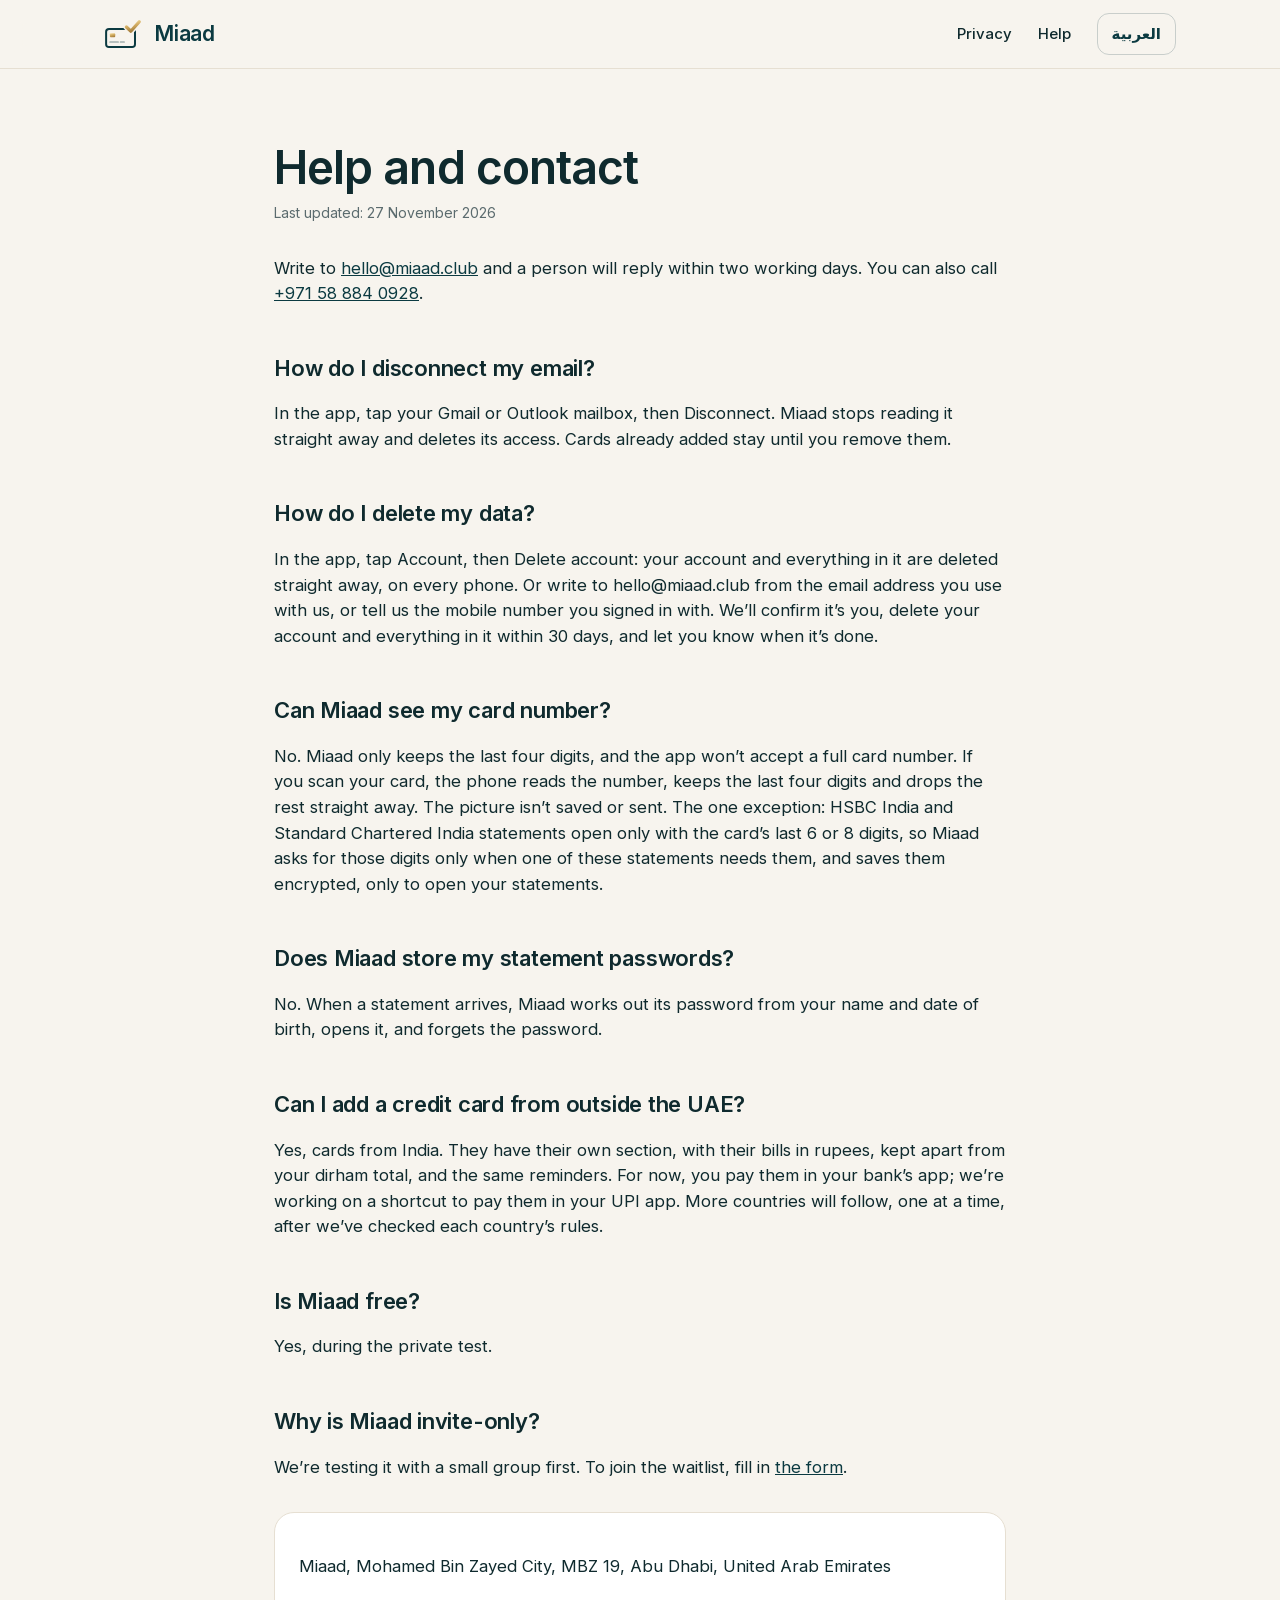
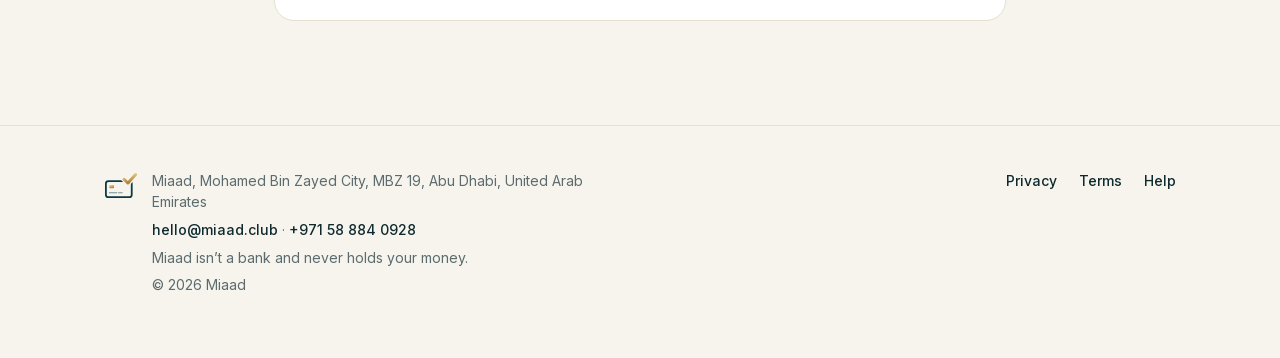
<file: support.html>
<!doctype html>
<html lang="en" dir="ltr">
<head>
<meta charset="utf-8">
<meta name="viewport" content="width=device-width, initial-scale=1">
<title>Help and contact · Miaad</title>
<meta name="description" content="Miaad shows all your UAE credit cards and bills in one place, so you never miss a due date. Halal by design. Invite-only.">
<meta name="theme-color" content="#0b3a41">
<link rel="canonical" href="https://www.miaad.club/support.html">
<link rel="alternate" hreflang="en" href="https://www.miaad.club/support.html">
<link rel="alternate" hreflang="ar" href="https://www.miaad.club/ar/support.html">
<link rel="icon" type="image/png" href="/assets/img/favicon.png">
<link rel="apple-touch-icon" href="/assets/img/apple-touch-icon.png">
<link rel="preload" href="/assets/fonts/inter-latin.woff2" as="font" type="font/woff2" crossorigin>
<link rel="stylesheet" href="/assets/site.css">
<meta property="og:title" content="Miaad · One app for every credit card in the UAE">
<meta property="og:description" content="Miaad shows all your UAE credit cards and bills in one place, so you never miss a due date. Halal by design. Invite-only.">
<meta property="og:image" content="https://www.miaad.club/assets/img/apple-touch-icon.png">
</head>
<body>
<header class="site-header"><div class="wrap bar">
<a class="logo" href="/"><img src="/assets/img/mark-on-light.svg" alt="" width="38" height="31">Miaad</a>
<nav class="site-nav" aria-label="Pages">
<a href="/privacy.html">Privacy</a>
<a href="/support.html">Help</a>
<a class="lang" href="/ar/support.html" lang="ar" hreflang="ar">العربية</a>
</nav>
</div></header>
<main>
<article class="doc"><h1>Help and contact</h1><p class="updated">Last updated: 27 November 2026</p><p>Write to <a href="mailto:hello@miaad.club">hello@miaad.club</a> and a person will reply within two working days. You can also call <a class="ltr" href="tel:+971588840928">+971 58 884 0928</a>.</p>
<h2>How do I disconnect my email?</h2><p>In the app, tap your Gmail or Outlook mailbox, then Disconnect. Miaad stops reading it straight away and deletes its access. Cards already added stay until you remove them.</p>
<h2 id="delete-your-data">How do I delete my data?</h2><p>In the app, tap Account, then Delete account: your account and everything in it are deleted straight away, on every phone. Or write to hello@miaad.club from the email address you use with us, or tell us the mobile number you signed in with. We’ll confirm it’s you, delete your account and everything in it within 30 days, and let you know when it’s done.</p>
<h2>Can Miaad see my card number?</h2><p>No. Miaad only keeps the last four digits, and the app won’t accept a full card number. If you scan your card, the phone reads the number, keeps the last four digits and drops the rest straight away. The picture isn’t saved or sent. The one exception: HSBC India and Standard Chartered India statements open only with the card’s last 6 or 8 digits, so Miaad asks for those digits only when one of these statements needs them, and saves them encrypted, only to open your statements.</p>
<h2>Does Miaad store my statement passwords?</h2><p>No. When a statement arrives, Miaad works out its password from your name and date of birth, opens it, and forgets the password.</p>
<h2>Can I add a credit card from outside the UAE?</h2><p>Yes, cards from India. They have their own section, with their bills in rupees, kept apart from your dirham total, and the same reminders. For now, you pay them in your bank’s app; we’re working on a shortcut to pay them in your UPI app. More countries will follow, one at a time, after we’ve checked each country’s rules.</p>
<h2>Is Miaad free?</h2><p>Yes, during the private test.</p>
<h2>Why is Miaad invite-only?</h2><p>We’re testing it with a small group first. To join the waitlist, fill in <a href="/waitlist/">the form</a>.</p>
<div class="contact-card"><p>Miaad, <span class="ltr">Mohamed Bin Zayed City, MBZ 19, Abu Dhabi, United Arab Emirates</span></p></div></article>
</main>
<footer class="site-footer"><div class="wrap cols">
<div class="brand"><img src="/assets/img/mark-on-light.svg" alt="" width="34" height="28"><div>

<p><span class="ltr">Miaad, <span class="ltr">Mohamed Bin Zayed City, MBZ 19, Abu Dhabi, United Arab Emirates</span></span></p>
<p><a href="mailto:hello@miaad.club">hello@miaad.club</a> · <a class="ltr" href="tel:+971588840928">+971 58 884 0928</a></p>
<p>Miaad isn’t a bank and never holds your money.</p>
<p>© 2026 Miaad</p>
</div></div>
<nav class="links" aria-label="Links">
<a href="/privacy.html">Privacy</a>
<a href="/terms.html">Terms</a>
<a href="/support.html">Help</a>
</nav>
</div></footer>
</body>
</html>
</file>
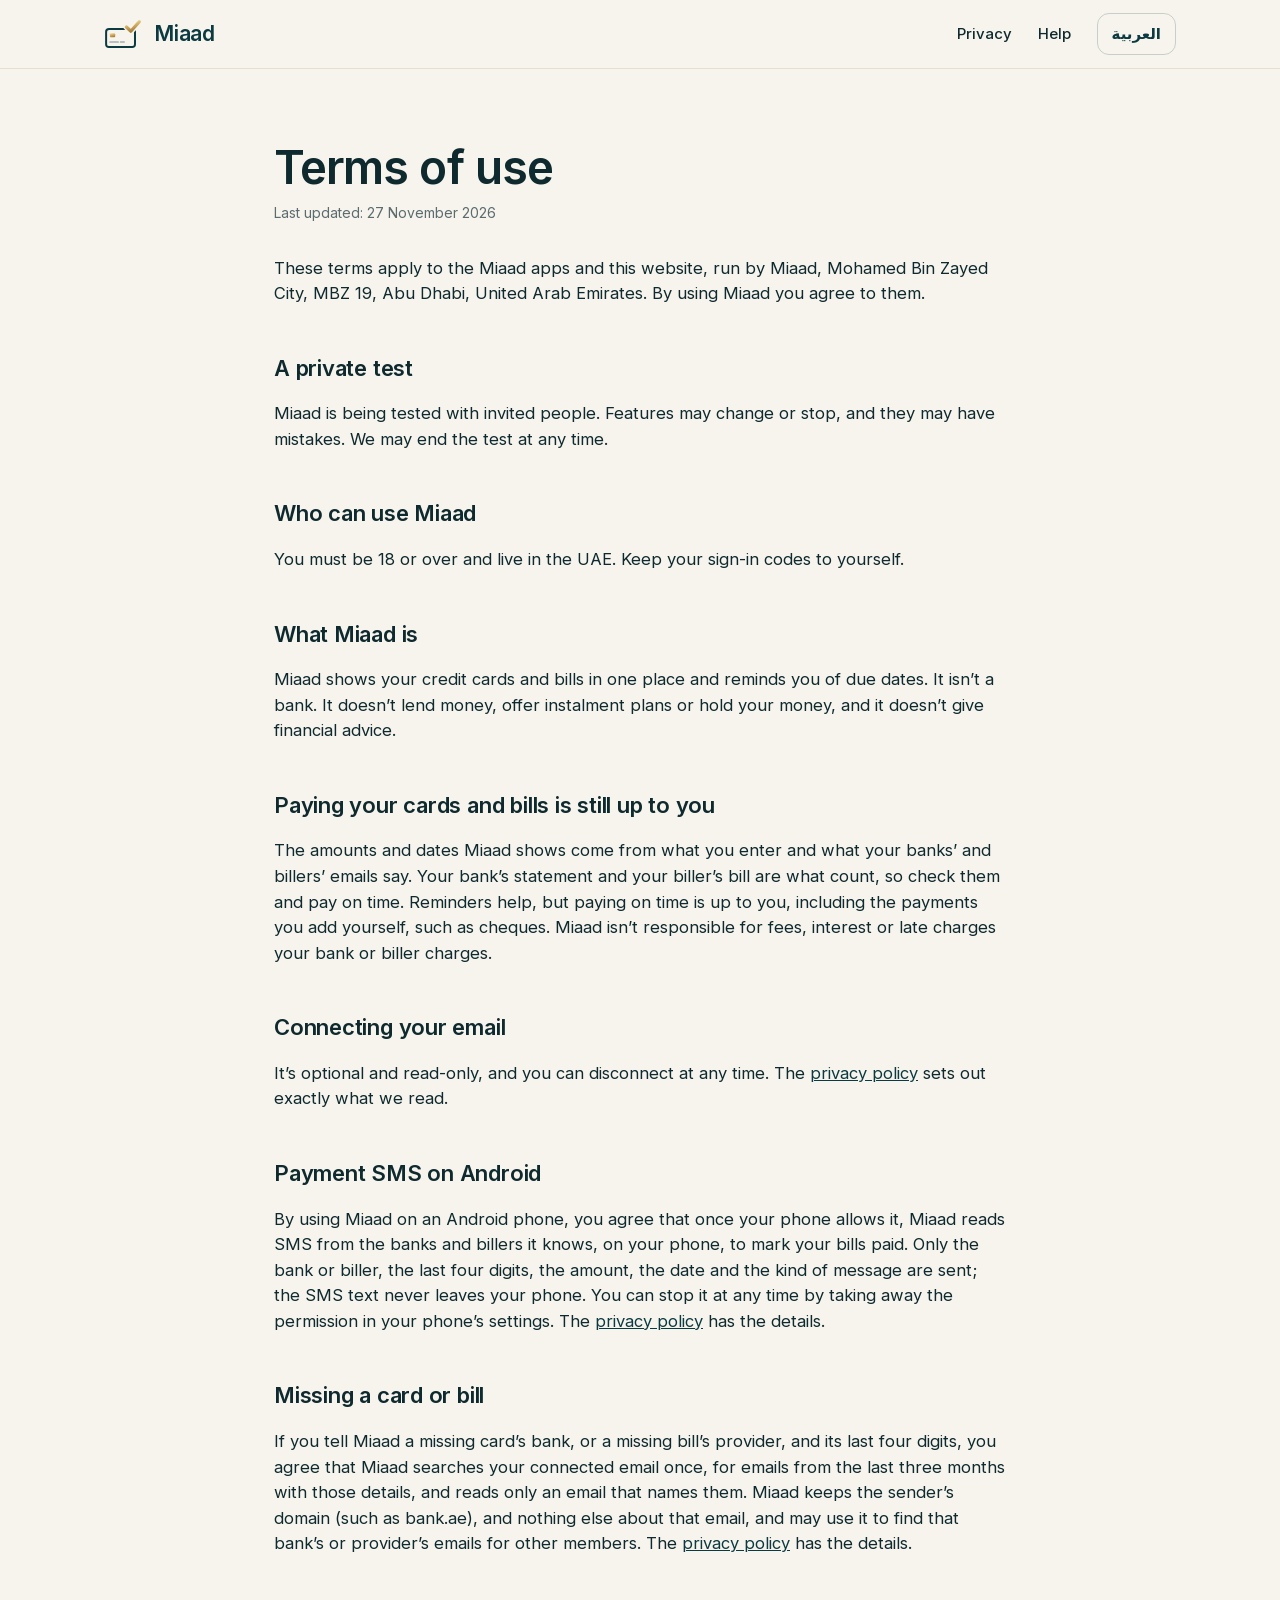
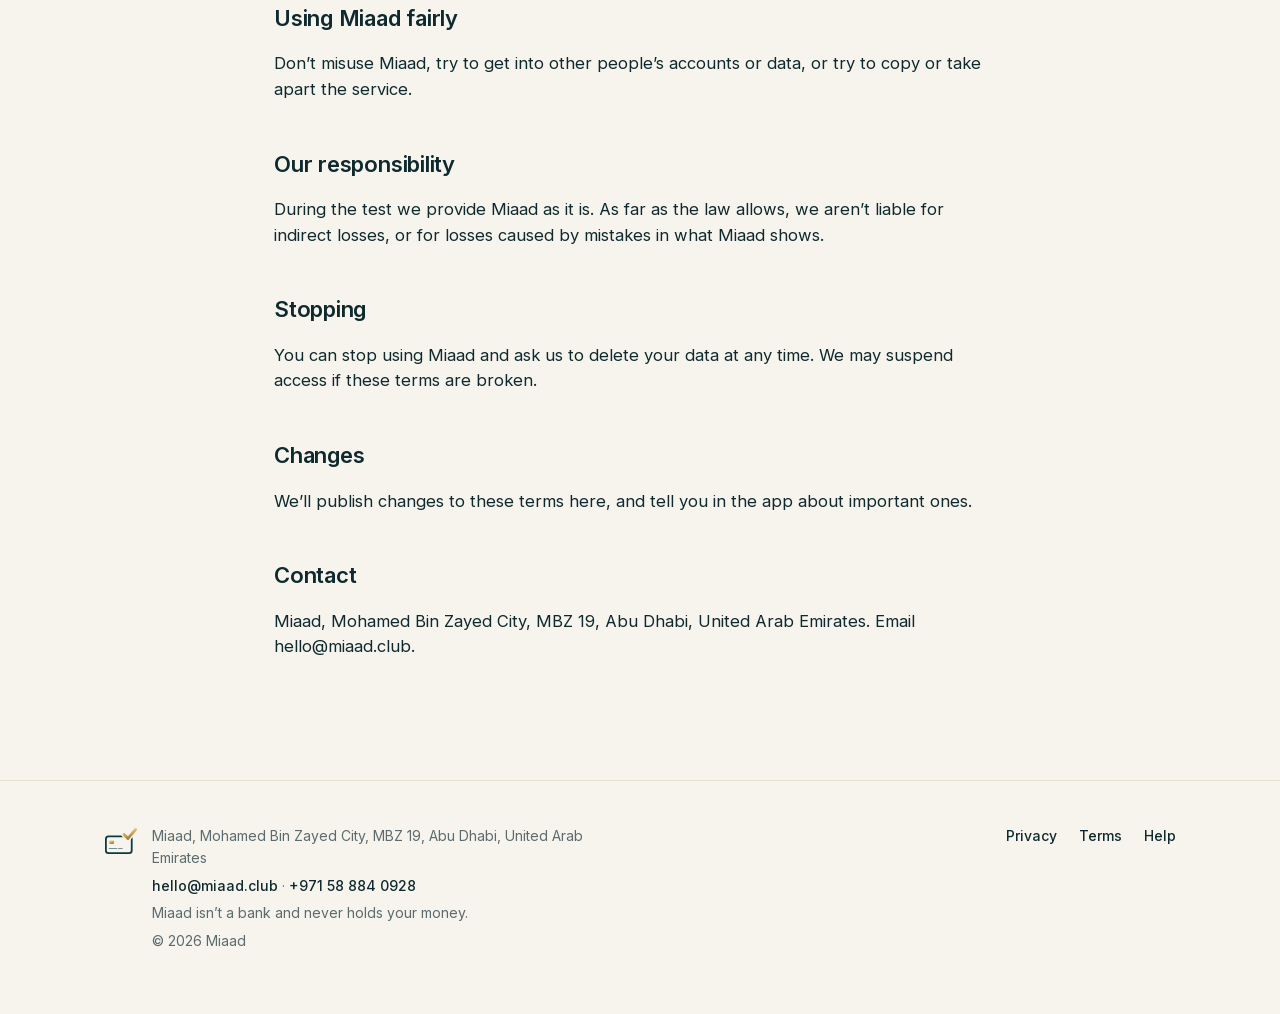
<file: terms.html>
<!doctype html>
<html lang="en" dir="ltr">
<head>
<meta charset="utf-8">
<meta name="viewport" content="width=device-width, initial-scale=1">
<title>Terms of use · Miaad</title>
<meta name="description" content="Miaad shows all your UAE credit cards and bills in one place, so you never miss a due date. Halal by design. Invite-only.">
<meta name="theme-color" content="#0b3a41">
<link rel="canonical" href="https://www.miaad.club/terms.html">
<link rel="alternate" hreflang="en" href="https://www.miaad.club/terms.html">
<link rel="alternate" hreflang="ar" href="https://www.miaad.club/ar/terms.html">
<link rel="icon" type="image/png" href="/assets/img/favicon.png">
<link rel="apple-touch-icon" href="/assets/img/apple-touch-icon.png">
<link rel="preload" href="/assets/fonts/inter-latin.woff2" as="font" type="font/woff2" crossorigin>
<link rel="stylesheet" href="/assets/site.css">
<meta property="og:title" content="Miaad · One app for every credit card in the UAE">
<meta property="og:description" content="Miaad shows all your UAE credit cards and bills in one place, so you never miss a due date. Halal by design. Invite-only.">
<meta property="og:image" content="https://www.miaad.club/assets/img/apple-touch-icon.png">
</head>
<body>
<header class="site-header"><div class="wrap bar">
<a class="logo" href="/"><img src="/assets/img/mark-on-light.svg" alt="" width="38" height="31">Miaad</a>
<nav class="site-nav" aria-label="Pages">
<a href="/privacy.html">Privacy</a>
<a href="/support.html">Help</a>
<a class="lang" href="/ar/terms.html" lang="ar" hreflang="ar">العربية</a>
</nav>
</div></header>
<main>
<article class="doc"><h1>Terms of use</h1><p class="updated">Last updated: 27 November 2026</p><p>These terms apply to the Miaad apps and this website, run by Miaad, <span class="ltr">Mohamed Bin Zayed City, MBZ 19, Abu Dhabi, United Arab Emirates</span>. By using Miaad you agree to them.</p>
<h2>A private test</h2><p>Miaad is being tested with invited people. Features may change or stop, and they may have mistakes. We may end the test at any time.</p>
<h2>Who can use Miaad</h2><p>You must be 18 or over and live in the UAE. Keep your sign-in codes to yourself.</p>
<h2>What Miaad is</h2><p>Miaad shows your credit cards and bills in one place and reminds you of due dates. It isn’t a bank. It doesn’t lend money, offer instalment plans or hold your money, and it doesn’t give financial advice.</p>
<h2>Paying your cards and bills is still up to you</h2><p>The amounts and dates Miaad shows come from what you enter and what your banks’ and billers’ emails say. Your bank’s statement and your biller’s bill are what count, so check them and pay on time. Reminders help, but paying on time is up to you, including the payments you add yourself, such as cheques. Miaad isn’t responsible for fees, interest or late charges your bank or biller charges.</p>
<h2>Connecting your email</h2><p>It’s optional and read-only, and you can disconnect at any time. The <a href="privacy.html">privacy policy</a> sets out exactly what we read.</p>
<h2>Payment SMS on Android</h2><p>By using Miaad on an Android phone, you agree that once your phone allows it, Miaad reads SMS from the banks and billers it knows, on your phone, to mark your bills paid. Only the bank or biller, the last four digits, the amount, the date and the kind of message are sent; the SMS text never leaves your phone. You can stop it at any time by taking away the permission in your phone’s settings. The <a href="privacy.html#sms">privacy policy</a> has the details.</p>
<h2>Missing a card or bill</h2><p>If you tell Miaad a missing card’s bank, or a missing bill’s provider, and its last four digits, you agree that Miaad searches your connected email once, for emails from the last three months with those details, and reads only an email that names them. Miaad keeps the sender’s domain (such as bank.ae), and nothing else about that email, and may use it to find that bank’s or provider’s emails for other members. The <a href="privacy.html#email">privacy policy</a> has the details.</p>
<h2>Using Miaad fairly</h2><p>Don’t misuse Miaad, try to get into other people’s accounts or data, or try to copy or take apart the service.</p>
<h2>Our responsibility</h2><p>During the test we provide Miaad as it is. As far as the law allows, we aren’t liable for indirect losses, or for losses caused by mistakes in what Miaad shows.</p>
<h2>Stopping</h2><p>You can stop using Miaad and ask us to delete your data at any time. We may suspend access if these terms are broken.</p>
<h2>Changes</h2><p>We’ll publish changes to these terms here, and tell you in the app about important ones.</p>
<h2>Contact</h2><p>Miaad, <span class="ltr">Mohamed Bin Zayed City, MBZ 19, Abu Dhabi, United Arab Emirates</span>. Email hello@miaad.club.</p>
</article>
</main>
<footer class="site-footer"><div class="wrap cols">
<div class="brand"><img src="/assets/img/mark-on-light.svg" alt="" width="34" height="28"><div>

<p><span class="ltr">Miaad, <span class="ltr">Mohamed Bin Zayed City, MBZ 19, Abu Dhabi, United Arab Emirates</span></span></p>
<p><a href="mailto:hello@miaad.club">hello@miaad.club</a> · <a class="ltr" href="tel:+971588840928">+971 58 884 0928</a></p>
<p>Miaad isn’t a bank and never holds your money.</p>
<p>© 2026 Miaad</p>
</div></div>
<nav class="links" aria-label="Links">
<a href="/privacy.html">Privacy</a>
<a href="/terms.html">Terms</a>
<a href="/support.html">Help</a>
</nav>
</div></footer>
</body>
</html>
</file>
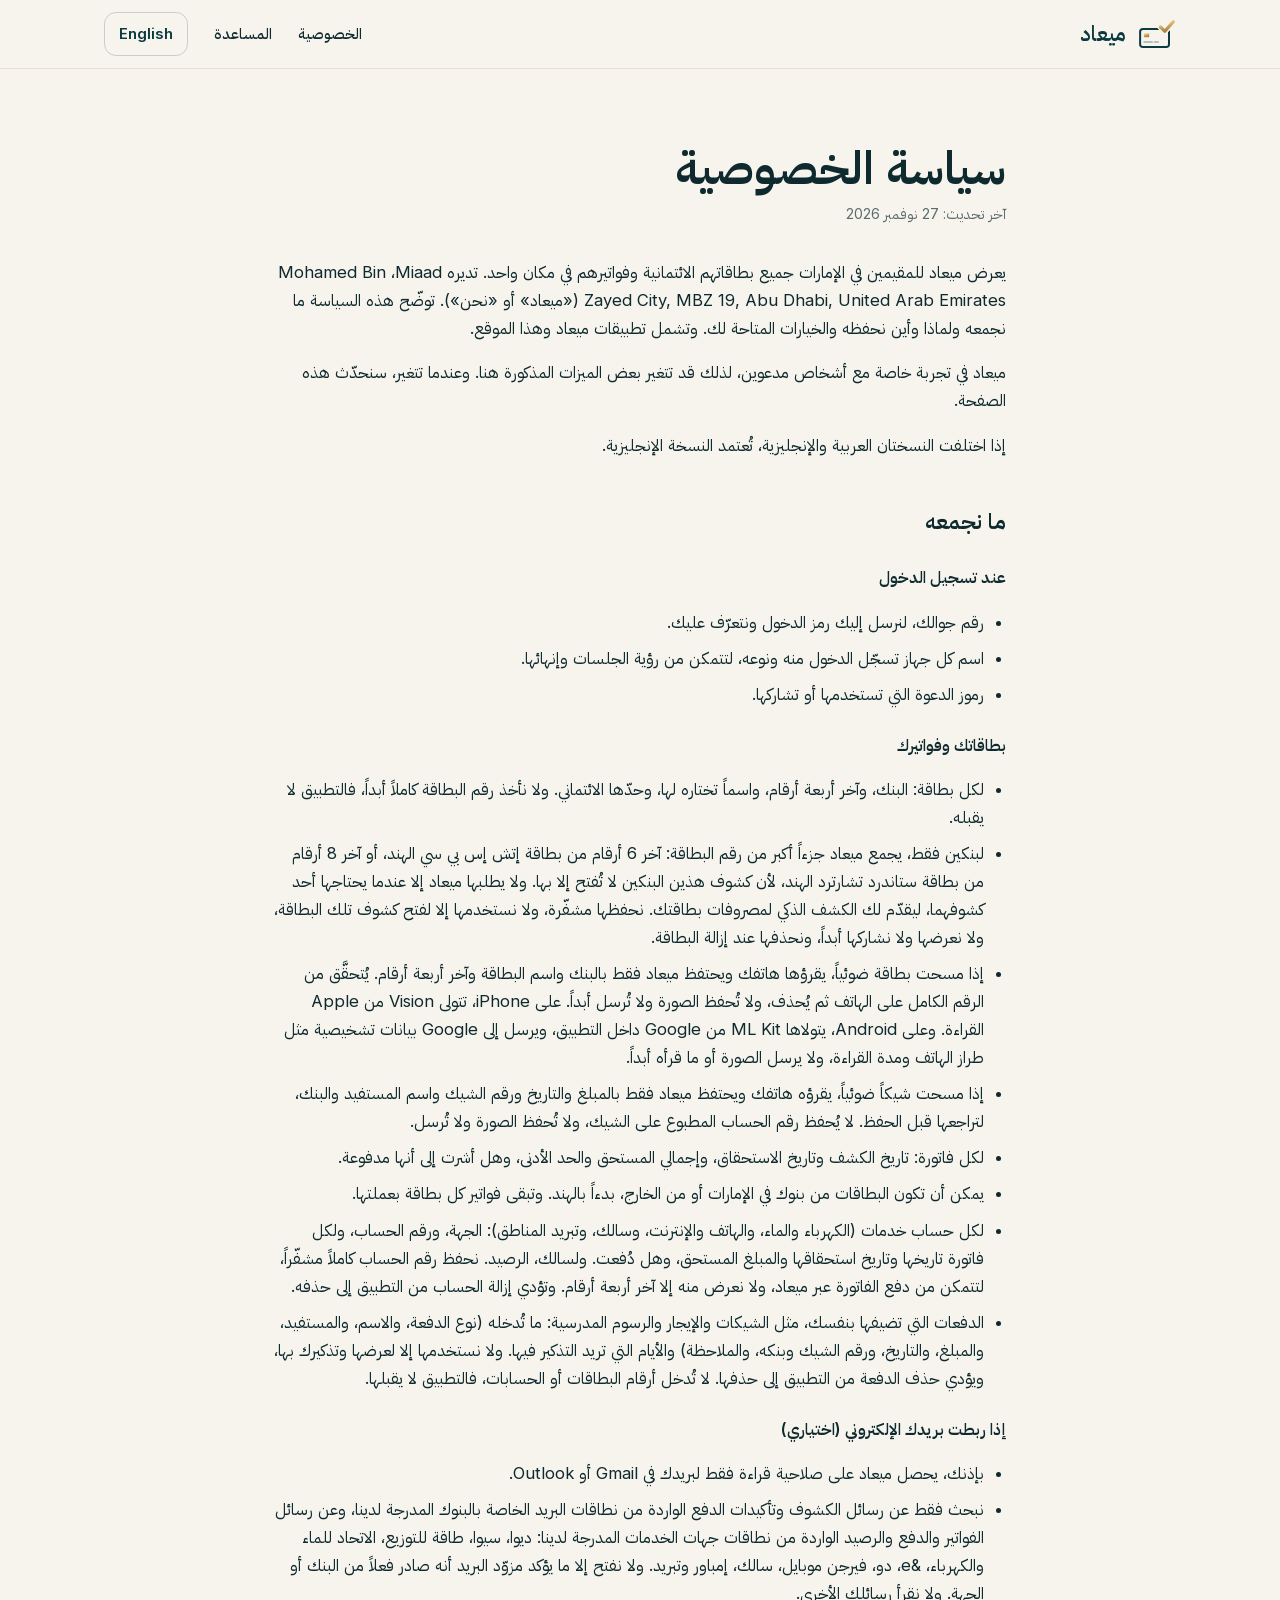
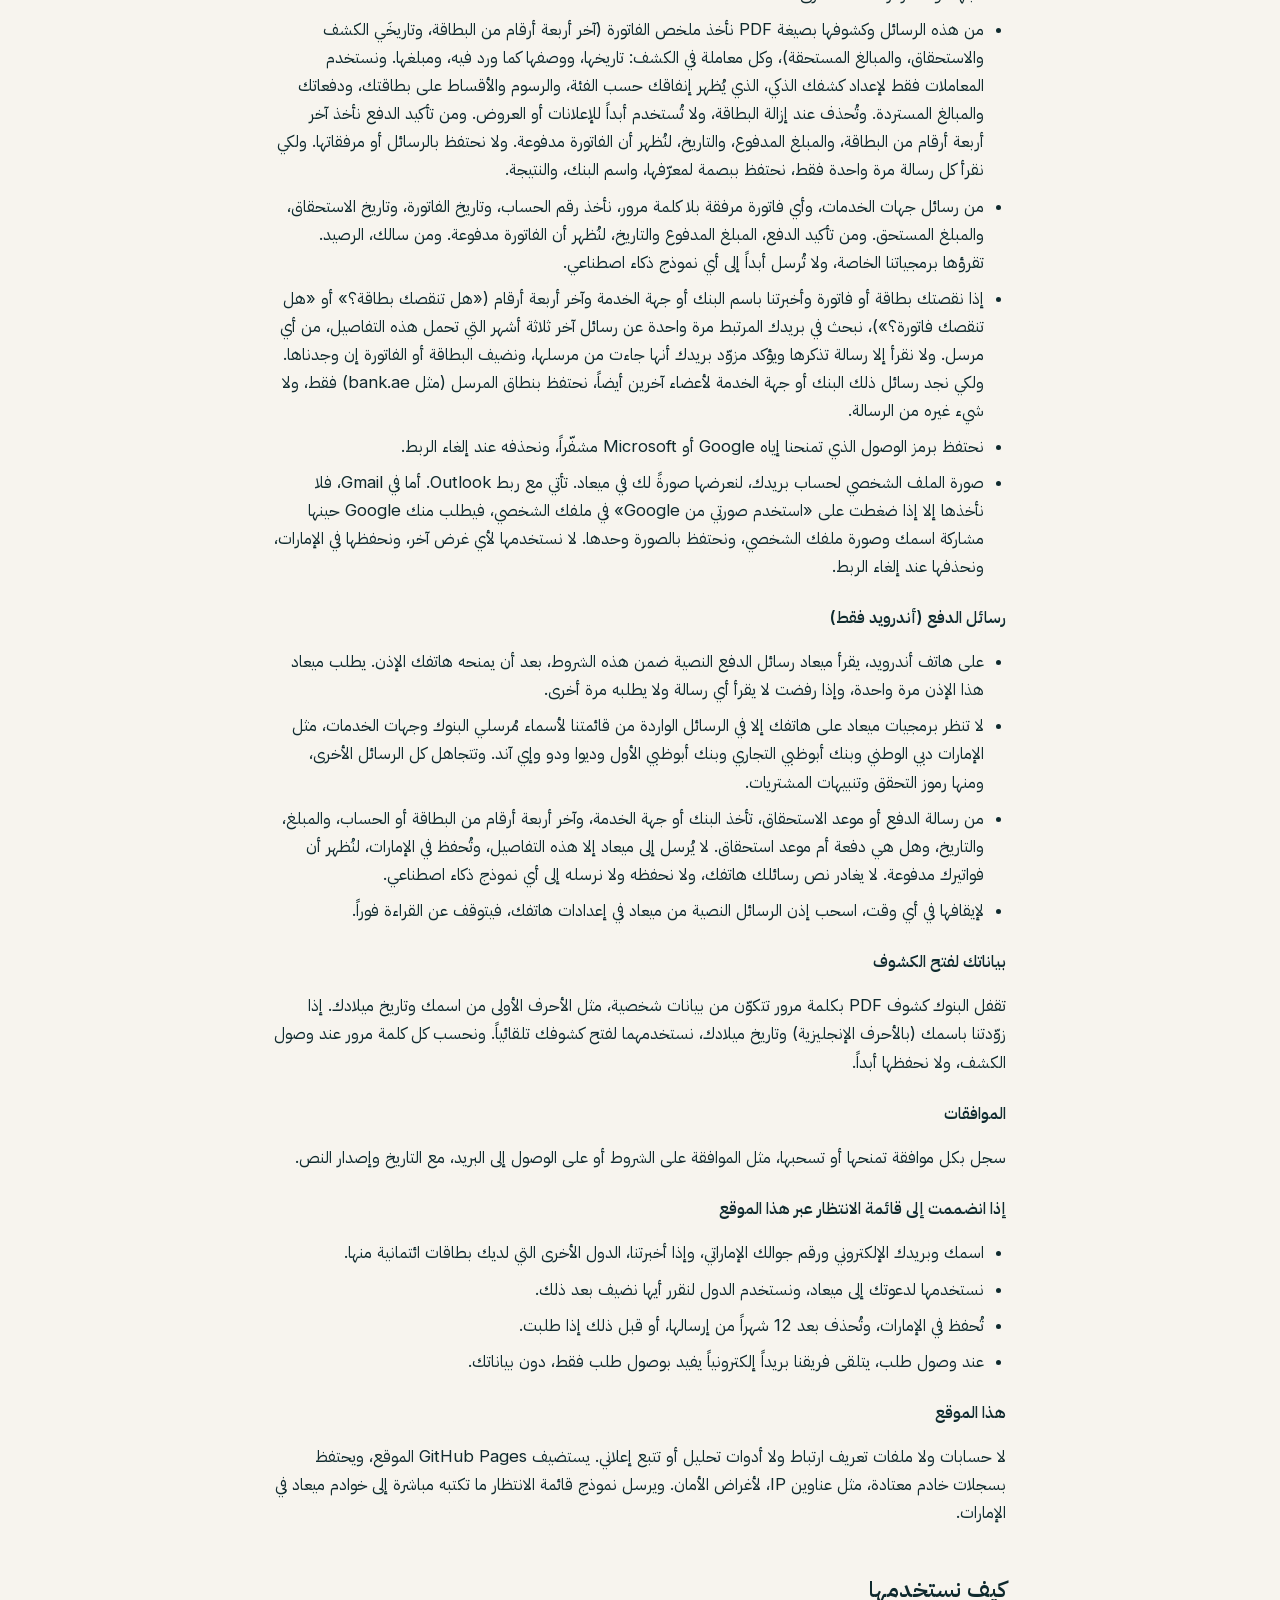
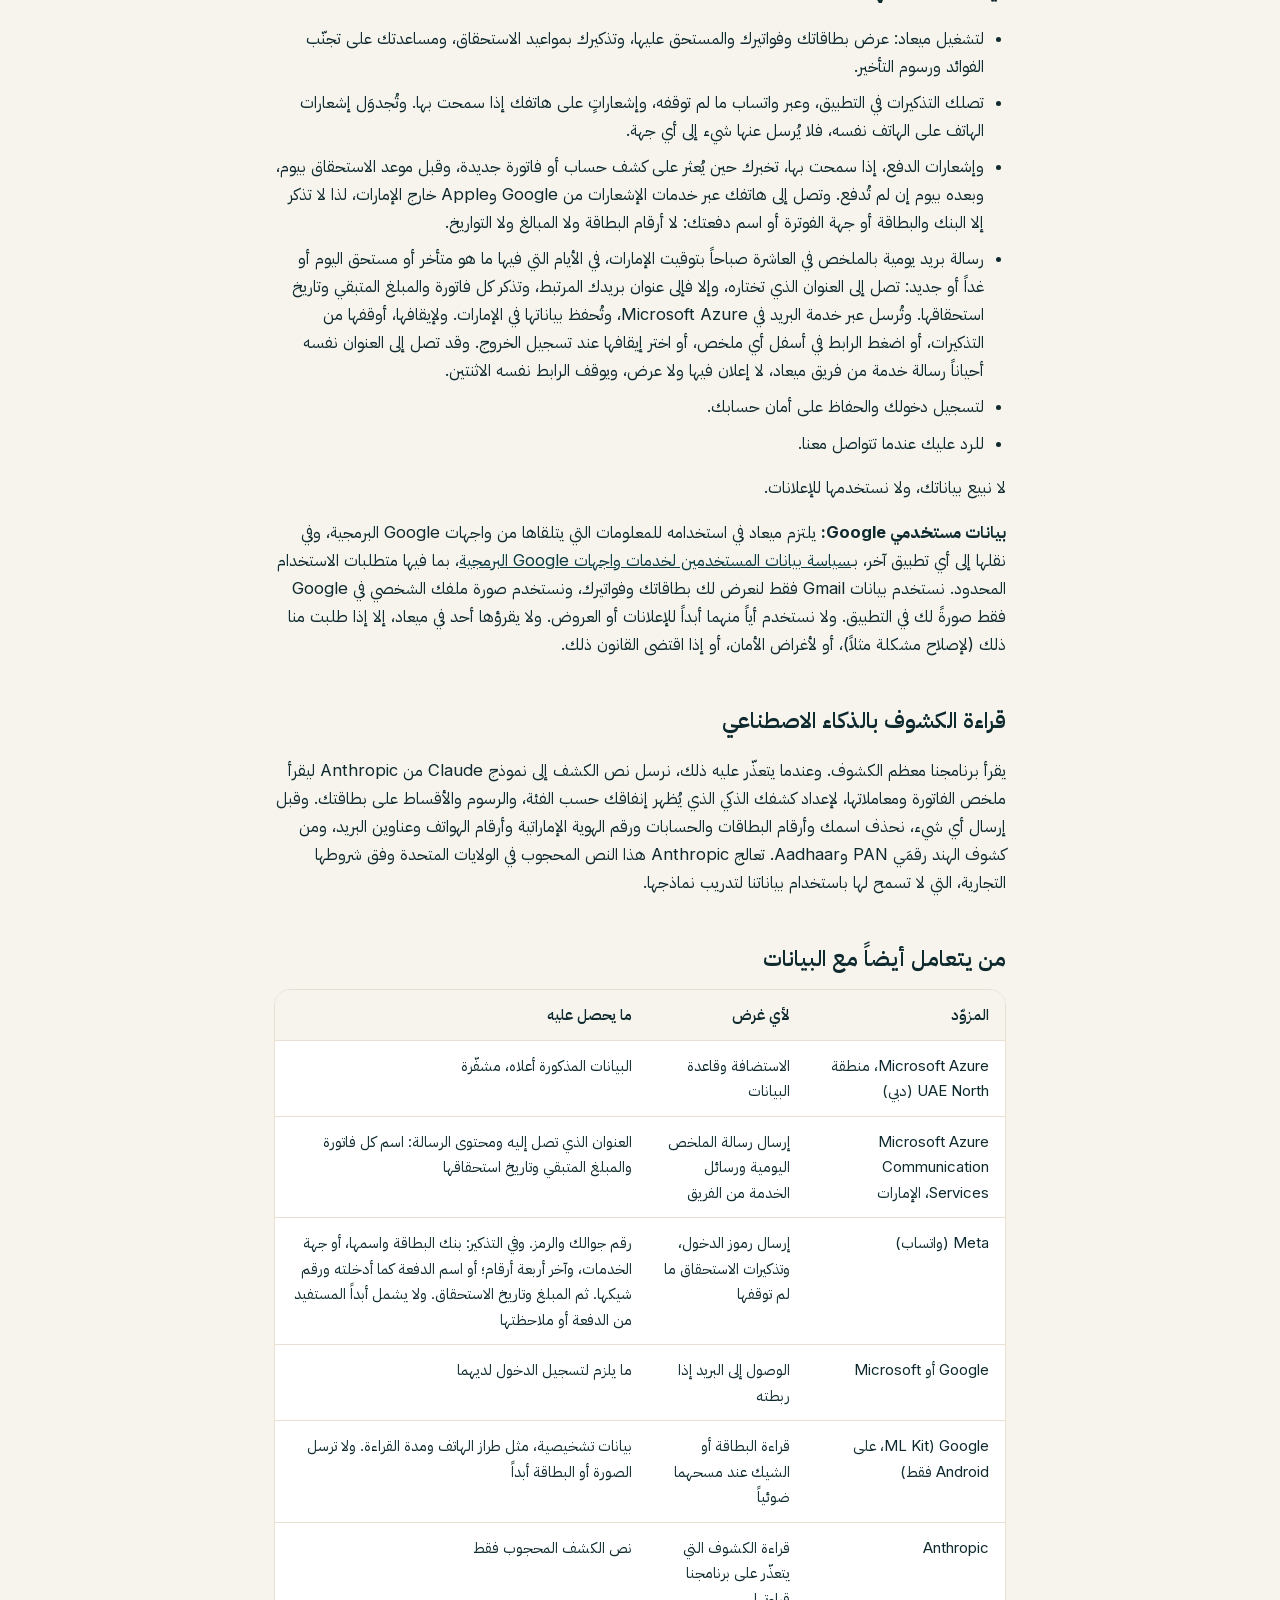
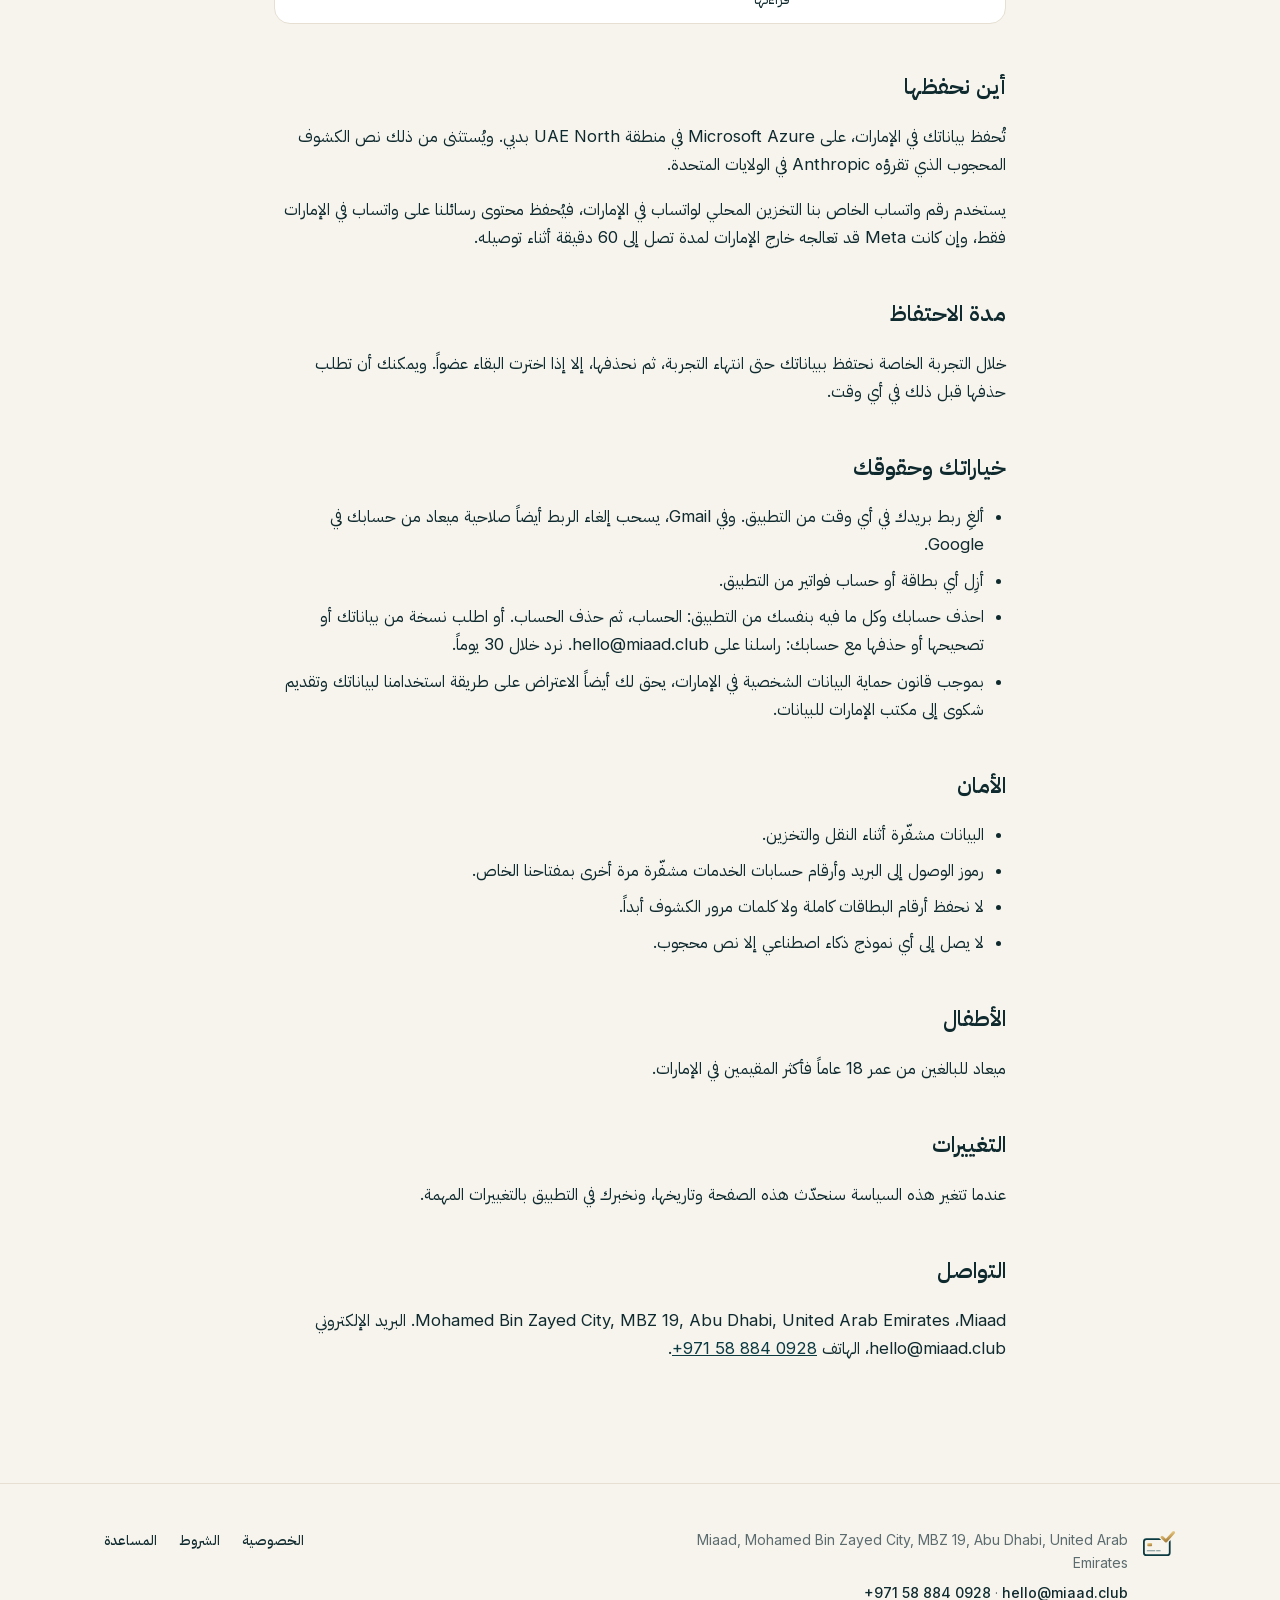
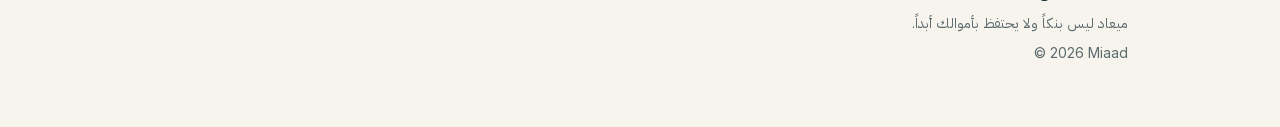
<file: ar/privacy.html>
<!doctype html>
<html lang="ar" dir="rtl">
<head>
<meta charset="utf-8">
<meta name="viewport" content="width=device-width, initial-scale=1">
<title>سياسة الخصوصية · ميعاد</title>
<meta name="description" content="يعرض ميعاد جميع بطاقاتك الائتمانية وفواتيرك في الإمارات في مكان واحد، حتى لا يفوتك موعد استحقاق. متوافق مع الشريعة. بالدعوة فقط.">
<meta name="theme-color" content="#0b3a41">
<link rel="canonical" href="https://www.miaad.club/ar/privacy.html">
<link rel="alternate" hreflang="en" href="https://www.miaad.club/privacy.html">
<link rel="alternate" hreflang="ar" href="https://www.miaad.club/ar/privacy.html">
<link rel="icon" type="image/png" href="/assets/img/favicon.png">
<link rel="apple-touch-icon" href="/assets/img/apple-touch-icon.png">
<link rel="preload" href="/assets/fonts/plex-arabic-400.woff2" as="font" type="font/woff2" crossorigin>
<link rel="stylesheet" href="/assets/site.css">
<meta property="og:title" content="ميعاد · تطبيق واحد لجميع بطاقاتك الائتمانية في الإمارات">
<meta property="og:description" content="يعرض ميعاد جميع بطاقاتك الائتمانية وفواتيرك في الإمارات في مكان واحد، حتى لا يفوتك موعد استحقاق. متوافق مع الشريعة. بالدعوة فقط.">
<meta property="og:image" content="https://www.miaad.club/assets/img/apple-touch-icon.png">
</head>
<body>
<header class="site-header"><div class="wrap bar">
<a class="logo" href="/ar/"><img src="/assets/img/mark-on-light.svg" alt="" width="38" height="31">ميعاد</a>
<nav class="site-nav" aria-label="الصفحات">
<a href="/ar/privacy.html">الخصوصية</a>
<a href="/ar/support.html">المساعدة</a>
<a class="lang" href="/privacy.html" lang="en" hreflang="en">English</a>
</nav>
</div></header>
<main>
<article class="doc"><h1>سياسة الخصوصية</h1><p class="updated">آخر تحديث: 27 نوفمبر 2026</p><p>يعرض ميعاد للمقيمين في الإمارات جميع بطاقاتهم الائتمانية وفواتيرهم في مكان واحد. تديره Miaad، <span class="ltr">Mohamed Bin Zayed City, MBZ 19, Abu Dhabi, United Arab Emirates</span> («ميعاد» أو «نحن»). توضّح هذه السياسة ما نجمعه ولماذا وأين نحفظه والخيارات المتاحة لك. وتشمل تطبيقات ميعاد وهذا الموقع.</p><p>ميعاد في تجربة خاصة مع أشخاص مدعوين، لذلك قد تتغير بعض الميزات المذكورة هنا. وعندما تتغير، سنحدّث هذه الصفحة.</p><p>إذا اختلفت النسختان العربية والإنجليزية، تُعتمد النسخة الإنجليزية.</p>
<h2>ما نجمعه</h2><h3>عند تسجيل الدخول</h3><ul><li>رقم جوالك، لنرسل إليك رمز الدخول ونتعرّف عليك.</li><li>اسم كل جهاز تسجّل الدخول منه ونوعه، لتتمكن من رؤية الجلسات وإنهائها.</li><li>رموز الدعوة التي تستخدمها أو تشاركها.</li></ul><h3>بطاقاتك وفواتيرك</h3><ul><li>لكل بطاقة: البنك، وآخر أربعة أرقام، واسماً تختاره لها، وحدّها الائتماني. ولا نأخذ رقم البطاقة كاملاً أبداً، فالتطبيق لا يقبله.</li><li>لبنكين فقط، يجمع ميعاد جزءاً أكبر من رقم البطاقة: آخر 6 أرقام من بطاقة إتش إس بي سي الهند، أو آخر 8 أرقام من بطاقة ستاندرد تشارترد الهند، لأن كشوف هذين البنكين لا تُفتح إلا بها. ولا يطلبها ميعاد إلا عندما يحتاجها أحد كشوفهما، ليقدّم لك الكشف الذكي لمصروفات بطاقتك. نحفظها مشفّرة، ولا نستخدمها إلا لفتح كشوف تلك البطاقة، ولا نعرضها ولا نشاركها أبداً، ونحذفها عند إزالة البطاقة.</li><li>إذا مسحت بطاقة ضوئياً، يقرؤها هاتفك ويحتفظ ميعاد فقط بالبنك واسم البطاقة وآخر أربعة أرقام. يُتحقَّق من الرقم الكامل على الهاتف ثم يُحذف، ولا تُحفظ الصورة ولا تُرسل أبداً. على iPhone، تتولى Vision من Apple القراءة. وعلى Android، يتولاها ML Kit من Google داخل التطبيق، ويرسل إلى Google بيانات تشخيصية مثل طراز الهاتف ومدة القراءة، ولا يرسل الصورة أو ما قرأه أبداً.</li><li>إذا مسحت شيكاً ضوئياً، يقرؤه هاتفك ويحتفظ ميعاد فقط بالمبلغ والتاريخ ورقم الشيك واسم المستفيد والبنك، لتراجعها قبل الحفظ. لا يُحفظ رقم الحساب المطبوع على الشيك، ولا تُحفظ الصورة ولا تُرسل.</li><li>لكل فاتورة: تاريخ الكشف وتاريخ الاستحقاق، وإجمالي المستحق والحد الأدنى، وهل أشرت إلى أنها مدفوعة.</li><li>يمكن أن تكون البطاقات من بنوك في الإمارات أو من الخارج، بدءاً بالهند. وتبقى فواتير كل بطاقة بعملتها.</li><li>لكل حساب خدمات (الكهرباء والماء، والهاتف والإنترنت، وسالك، وتبريد المناطق): الجهة، ورقم الحساب، ولكل فاتورة تاريخها وتاريخ استحقاقها والمبلغ المستحق، وهل دُفعت. ولسالك، الرصيد. نحفظ رقم الحساب كاملاً مشفّراً، لتتمكن من دفع الفاتورة عبر ميعاد، ولا نعرض منه إلا آخر أربعة أرقام. وتؤدي إزالة الحساب من التطبيق إلى حذفه.</li><li>الدفعات التي تضيفها بنفسك، مثل الشيكات والإيجار والرسوم المدرسية: ما تُدخله (نوع الدفعة، والاسم، والمستفيد، والمبلغ، والتاريخ، ورقم الشيك وبنكه، والملاحظة) والأيام التي تريد التذكير فيها. ولا نستخدمها إلا لعرضها وتذكيرك بها، ويؤدي حذف الدفعة من التطبيق إلى حذفها. لا تُدخل أرقام البطاقات أو الحسابات، فالتطبيق لا يقبلها.</li></ul><h3 id="email">إذا ربطت بريدك الإلكتروني (اختياري)</h3><ul><li>بإذنك، يحصل ميعاد على صلاحية قراءة فقط لبريدك في Gmail أو Outlook.</li><li>نبحث فقط عن رسائل الكشوف وتأكيدات الدفع الواردة من نطاقات البريد الخاصة بالبنوك المدرجة لدينا، وعن رسائل الفواتير والدفع والرصيد الواردة من نطاقات جهات الخدمات المدرجة لدينا: ديوا، سيوا، طاقة للتوزيع، الاتحاد للماء والكهرباء، e&‎، دو، فيرجن موبايل، سالك، إمباور وتبريد. ولا نفتح إلا ما يؤكد مزوّد البريد أنه صادر فعلاً من البنك أو الجهة. ولا نقرأ رسائلك الأخرى.</li><li>من هذه الرسائل وكشوفها بصيغة PDF نأخذ ملخص الفاتورة (آخر أربعة أرقام من البطاقة، وتاريخَي الكشف والاستحقاق، والمبالغ المستحقة)، وكل معاملة في الكشف: تاريخها، ووصفها كما ورد فيه، ومبلغها. ونستخدم المعاملات فقط لإعداد كشفك الذكي، الذي يُظهر إنفاقك حسب الفئة، والرسوم والأقساط على بطاقتك، ودفعاتك والمبالغ المستردة. وتُحذف عند إزالة البطاقة، ولا تُستخدم أبداً للإعلانات أو العروض. ومن تأكيد الدفع نأخذ آخر أربعة أرقام من البطاقة، والمبلغ المدفوع، والتاريخ، لنُظهر أن الفاتورة مدفوعة. ولا نحتفظ بالرسائل أو مرفقاتها. ولكي نقرأ كل رسالة مرة واحدة فقط، نحتفظ ببصمة لمعرّفها، واسم البنك، والنتيجة.</li><li>من رسائل جهات الخدمات، وأي فاتورة مرفقة بلا كلمة مرور، نأخذ رقم الحساب، وتاريخ الفاتورة، وتاريخ الاستحقاق، والمبلغ المستحق. ومن تأكيد الدفع، المبلغ المدفوع والتاريخ، لنُظهر أن الفاتورة مدفوعة. ومن سالك، الرصيد. تقرؤها برمجياتنا الخاصة، ولا تُرسل أبداً إلى أي نموذج ذكاء اصطناعي.</li><li>إذا نقصتك بطاقة أو فاتورة وأخبرتنا باسم البنك أو جهة الخدمة وآخر أربعة أرقام («هل تنقصك بطاقة؟» أو «هل تنقصك فاتورة؟»)، نبحث في بريدك المرتبط مرة واحدة عن رسائل آخر ثلاثة أشهر التي تحمل هذه التفاصيل، من أي مرسل. ولا نقرأ إلا رسالة تذكرها ويؤكد مزوّد بريدك أنها جاءت من مرسلها، ونضيف البطاقة أو الفاتورة إن وجدناها. ولكي نجد رسائل ذلك البنك أو جهة الخدمة لأعضاء آخرين أيضاً، نحتفظ بنطاق المرسل (مثل bank.ae) فقط، ولا شيء غيره من الرسالة.</li><li>نحتفظ برمز الوصول الذي تمنحنا إياه Google أو Microsoft مشفّراً، ونحذفه عند إلغاء الربط.</li><li>صورة الملف الشخصي لحساب بريدك، لنعرضها صورةً لك في ميعاد. تأتي مع ربط Outlook. أما في Gmail، فلا نأخذها إلا إذا ضغطت على «استخدم صورتي من Google» في ملفك الشخصي، فيطلب منك Google حينها مشاركة اسمك وصورة ملفك الشخصي، ونحتفظ بالصورة وحدها. لا نستخدمها لأي غرض آخر، ونحفظها في الإمارات، ونحذفها عند إلغاء الربط.</li></ul><h3 id="sms">رسائل الدفع (أندرويد فقط)</h3><ul><li>على هاتف أندرويد، يقرأ ميعاد رسائل الدفع النصية ضمن هذه الشروط، بعد أن يمنحه هاتفك الإذن. يطلب ميعاد هذا الإذن مرة واحدة، وإذا رفضت لا يقرأ أي رسالة ولا يطلبه مرة أخرى.</li><li>لا تنظر برمجيات ميعاد على هاتفك إلا في الرسائل الواردة من قائمتنا لأسماء مُرسلي البنوك وجهات الخدمات، مثل الإمارات دبي الوطني وبنك أبوظبي التجاري وبنك أبوظبي الأول وديوا ودو وإي آند. وتتجاهل كل الرسائل الأخرى، ومنها رموز التحقق وتنبيهات المشتريات.</li><li>من رسالة الدفع أو موعد الاستحقاق، تأخذ البنك أو جهة الخدمة، وآخر أربعة أرقام من البطاقة أو الحساب، والمبلغ، والتاريخ، وهل هي دفعة أم موعد استحقاق. لا يُرسل إلى ميعاد إلا هذه التفاصيل، وتُحفظ في الإمارات، لنُظهر أن فواتيرك مدفوعة. لا يغادر نص رسائلك هاتفك، ولا نحفظه ولا نرسله إلى أي نموذج ذكاء اصطناعي.</li><li>لإيقافها في أي وقت، اسحب إذن الرسائل النصية من ميعاد في إعدادات هاتفك، فيتوقف عن القراءة فوراً.</li></ul><h3>بياناتك لفتح الكشوف</h3><p>تقفل البنوك كشوف PDF بكلمة مرور تتكوّن من بيانات شخصية، مثل الأحرف الأولى من اسمك وتاريخ ميلادك. إذا زوّدتنا باسمك (بالأحرف الإنجليزية) وتاريخ ميلادك، نستخدمهما لفتح كشوفك تلقائياً. ونحسب كل كلمة مرور عند وصول الكشف، ولا نحفظها أبداً.</p><h3>الموافقات</h3><p>سجل بكل موافقة تمنحها أو تسحبها، مثل الموافقة على الشروط أو على الوصول إلى البريد، مع التاريخ وإصدار النص.</p><h3 id="waitlist">إذا انضممت إلى قائمة الانتظار عبر هذا الموقع</h3><ul><li>اسمك وبريدك الإلكتروني ورقم جوالك الإماراتي، وإذا أخبرتنا، الدول الأخرى التي لديك بطاقات ائتمانية منها.</li><li>نستخدمها لدعوتك إلى ميعاد، ونستخدم الدول لنقرر أيها نضيف بعد ذلك.</li><li>تُحفظ في الإمارات، وتُحذف بعد 12 شهراً من إرسالها، أو قبل ذلك إذا طلبت.</li><li>عند وصول طلب، يتلقى فريقنا بريداً إلكترونياً يفيد بوصول طلب فقط، دون بياناتك.</li></ul><h3>هذا الموقع</h3><p>لا حسابات ولا ملفات تعريف ارتباط ولا أدوات تحليل أو تتبع إعلاني. يستضيف GitHub Pages الموقع، ويحتفظ بسجلات خادم معتادة، مثل عناوين IP، لأغراض الأمان. ويرسل نموذج قائمة الانتظار ما تكتبه مباشرة إلى خوادم ميعاد في الإمارات.</p>
<h2>كيف نستخدمها</h2><ul><li>لتشغيل ميعاد: عرض بطاقاتك وفواتيرك والمستحق عليها، وتذكيرك بمواعيد الاستحقاق، ومساعدتك على تجنّب الفوائد ورسوم التأخير.</li><li>تصلك التذكيرات في التطبيق، وعبر واتساب ما لم توقفه، وإشعاراتٍ على هاتفك إذا سمحت بها. وتُجدوَل إشعارات الهاتف على الهاتف نفسه، فلا يُرسل عنها شيء إلى أي جهة.</li><li>وإشعارات الدفع، إذا سمحت بها، تخبرك حين يُعثر على كشف حساب أو فاتورة جديدة، وقبل موعد الاستحقاق بيوم، وبعده بيوم إن لم تُدفع. وتصل إلى هاتفك عبر خدمات الإشعارات من Google وApple خارج الإمارات، لذا لا تذكر إلا البنك والبطاقة أو جهة الفوترة أو اسم دفعتك: لا أرقام البطاقة ولا المبالغ ولا التواريخ.</li><li>رسالة بريد يومية بالملخص في العاشرة صباحاً بتوقيت الإمارات، في الأيام التي فيها ما هو متأخر أو مستحق اليوم أو غداً أو جديد: تصل إلى العنوان الذي تختاره، وإلا فإلى عنوان بريدك المرتبط، وتذكر كل فاتورة والمبلغ المتبقي وتاريخ استحقاقها. وتُرسل عبر خدمة البريد في Microsoft Azure، وتُحفظ بياناتها في الإمارات. ولإيقافها، أوقفها من التذكيرات، أو اضغط الرابط في أسفل أي ملخص، أو اختر إيقافها عند تسجيل الخروج. وقد تصل إلى العنوان نفسه أحياناً رسالة خدمة من فريق ميعاد، لا إعلان فيها ولا عرض، ويوقف الرابط نفسه الاثنتين.</li><li>لتسجيل دخولك والحفاظ على أمان حسابك.</li><li>للرد عليك عندما تتواصل معنا.</li></ul><p>لا نبيع بياناتك، ولا نستخدمها للإعلانات.</p><p><strong>بيانات مستخدمي Google:</strong> يلتزم ميعاد في استخدامه للمعلومات التي يتلقاها من واجهات Google البرمجية، وفي نقلها إلى أي تطبيق آخر، بـ<a href="https://developers.google.com/terms/api-services-user-data-policy">سياسة بيانات المستخدمين لخدمات واجهات Google البرمجية</a>، بما فيها متطلبات الاستخدام المحدود. نستخدم بيانات Gmail فقط لنعرض لك بطاقاتك وفواتيرك، ونستخدم صورة ملفك الشخصي في Google فقط صورةً لك في التطبيق. ولا نستخدم أياً منهما أبداً للإعلانات أو العروض. ولا يقرؤها أحد في ميعاد، إلا إذا طلبت منا ذلك (لإصلاح مشكلة مثلاً)، أو لأغراض الأمان، أو إذا اقتضى القانون ذلك.</p>
<h2>قراءة الكشوف بالذكاء الاصطناعي</h2><p>يقرأ برنامجنا معظم الكشوف. وعندما يتعذّر عليه ذلك، نرسل نص الكشف إلى نموذج Claude من Anthropic ليقرأ ملخص الفاتورة ومعاملاتها، لإعداد كشفك الذكي الذي يُظهر إنفاقك حسب الفئة، والرسوم والأقساط على بطاقتك. وقبل إرسال أي شيء، نحذف اسمك وأرقام البطاقات والحسابات ورقم الهوية الإماراتية وأرقام الهواتف وعناوين البريد، ومن كشوف الهند رقمَي PAN وAadhaar. تعالج Anthropic هذا النص المحجوب في الولايات المتحدة وفق شروطها التجارية، التي لا تسمح لها باستخدام بياناتنا لتدريب نماذجها.</p>
<h2>من يتعامل أيضاً مع البيانات</h2><table><thead><tr><th>المزوّد</th><th>لأي غرض</th><th>ما يحصل عليه</th></tr></thead><tbody><tr><td>Microsoft Azure، منطقة UAE North (دبي)</td><td>الاستضافة وقاعدة البيانات</td><td>البيانات المذكورة أعلاه، مشفّرة</td></tr><tr><td>Microsoft Azure Communication Services، الإمارات</td><td>إرسال رسالة الملخص اليومية ورسائل الخدمة من الفريق</td><td>العنوان الذي تصل إليه ومحتوى الرسالة: اسم كل فاتورة والمبلغ المتبقي وتاريخ استحقاقها</td></tr><tr><td>Meta (واتساب)</td><td>إرسال رموز الدخول، وتذكيرات الاستحقاق ما لم توقفها</td><td>رقم جوالك والرمز. وفي التذكير: بنك البطاقة واسمها، أو جهة الخدمات، وآخر أربعة أرقام؛ أو اسم الدفعة كما أدخلته ورقم شيكها. ثم المبلغ وتاريخ الاستحقاق. ولا يشمل أبداً المستفيد من الدفعة أو ملاحظتها</td></tr><tr><td>Google أو Microsoft</td><td>الوصول إلى البريد إذا ربطته</td><td>ما يلزم لتسجيل الدخول لديهما</td></tr><tr><td>Google (ML Kit، على Android فقط)</td><td>قراءة البطاقة أو الشيك عند مسحهما ضوئياً</td><td>بيانات تشخيصية، مثل طراز الهاتف ومدة القراءة. ولا ترسل الصورة أو البطاقة أبداً</td></tr><tr><td>Anthropic</td><td>قراءة الكشوف التي يتعذّر على برنامجنا قراءتها</td><td>نص الكشف المحجوب فقط</td></tr></tbody></table>
<h2>أين نحفظها</h2><p>تُحفظ بياناتك في الإمارات، على Microsoft Azure في منطقة UAE North بدبي. ويُستثنى من ذلك نص الكشوف المحجوب الذي تقرؤه Anthropic في الولايات المتحدة.</p><p>يستخدم رقم واتساب الخاص بنا التخزين المحلي لواتساب في الإمارات، فيُحفظ محتوى رسائلنا على واتساب في الإمارات فقط، وإن كانت Meta قد تعالجه خارج الإمارات لمدة تصل إلى 60 دقيقة أثناء توصيله.</p>
<h2>مدة الاحتفاظ</h2><p>خلال التجربة الخاصة نحتفظ ببياناتك حتى انتهاء التجربة، ثم نحذفها، إلا إذا اخترت البقاء عضواً. ويمكنك أن تطلب حذفها قبل ذلك في أي وقت.</p>
<h2>خياراتك وحقوقك</h2><ul><li>ألغِ ربط بريدك في أي وقت من التطبيق. وفي Gmail، يسحب إلغاء الربط أيضاً صلاحية ميعاد من حسابك في Google.</li><li>أزِل أي بطاقة أو حساب فواتير من التطبيق.</li><li>احذف حسابك وكل ما فيه بنفسك من التطبيق: الحساب، ثم حذف الحساب. أو اطلب نسخة من بياناتك أو تصحيحها أو حذفها مع حسابك: راسلنا على hello@miaad.club. نرد خلال 30 يوماً.</li><li>بموجب قانون حماية البيانات الشخصية في الإمارات، يحق لك أيضاً الاعتراض على طريقة استخدامنا لبياناتك وتقديم شكوى إلى مكتب الإمارات للبيانات.</li></ul>
<h2>الأمان</h2><ul><li>البيانات مشفّرة أثناء النقل والتخزين.</li><li>رموز الوصول إلى البريد وأرقام حسابات الخدمات مشفّرة مرة أخرى بمفتاحنا الخاص.</li><li>لا نحفظ أرقام البطاقات كاملة ولا كلمات مرور الكشوف أبداً.</li><li>لا يصل إلى أي نموذج ذكاء اصطناعي إلا نص محجوب.</li></ul>
<h2>الأطفال</h2><p>ميعاد للبالغين من عمر 18 عاماً فأكثر المقيمين في الإمارات.</p>
<h2>التغييرات</h2><p>عندما تتغير هذه السياسة سنحدّث هذه الصفحة وتاريخها، ونخبرك في التطبيق بالتغييرات المهمة.</p>
<h2>التواصل</h2><p>Miaad، <span class="ltr">Mohamed Bin Zayed City, MBZ 19, Abu Dhabi, United Arab Emirates</span>. البريد الإلكتروني hello@miaad.club، الهاتف <a class="ltr" href="tel:+971588840928">+971 58 884 0928</a>.</p>
</article>
</main>
<footer class="site-footer"><div class="wrap cols">
<div class="brand"><img src="/assets/img/mark-on-light.svg" alt="" width="34" height="28"><div>

<p><span class="ltr">Miaad, <span class="ltr">Mohamed Bin Zayed City, MBZ 19, Abu Dhabi, United Arab Emirates</span></span></p>
<p><a href="mailto:hello@miaad.club">hello@miaad.club</a> · <a class="ltr" href="tel:+971588840928">+971 58 884 0928</a></p>
<p>ميعاد ليس بنكاً ولا يحتفظ بأموالك أبداً.</p>
<p><span class="ltr">© 2026 Miaad</span></p>
</div></div>
<nav class="links" aria-label="روابط">
<a href="/ar/privacy.html">الخصوصية</a>
<a href="/ar/terms.html">الشروط</a>
<a href="/ar/support.html">المساعدة</a>
</nav>
</div></footer>
</body>
</html>
</file>
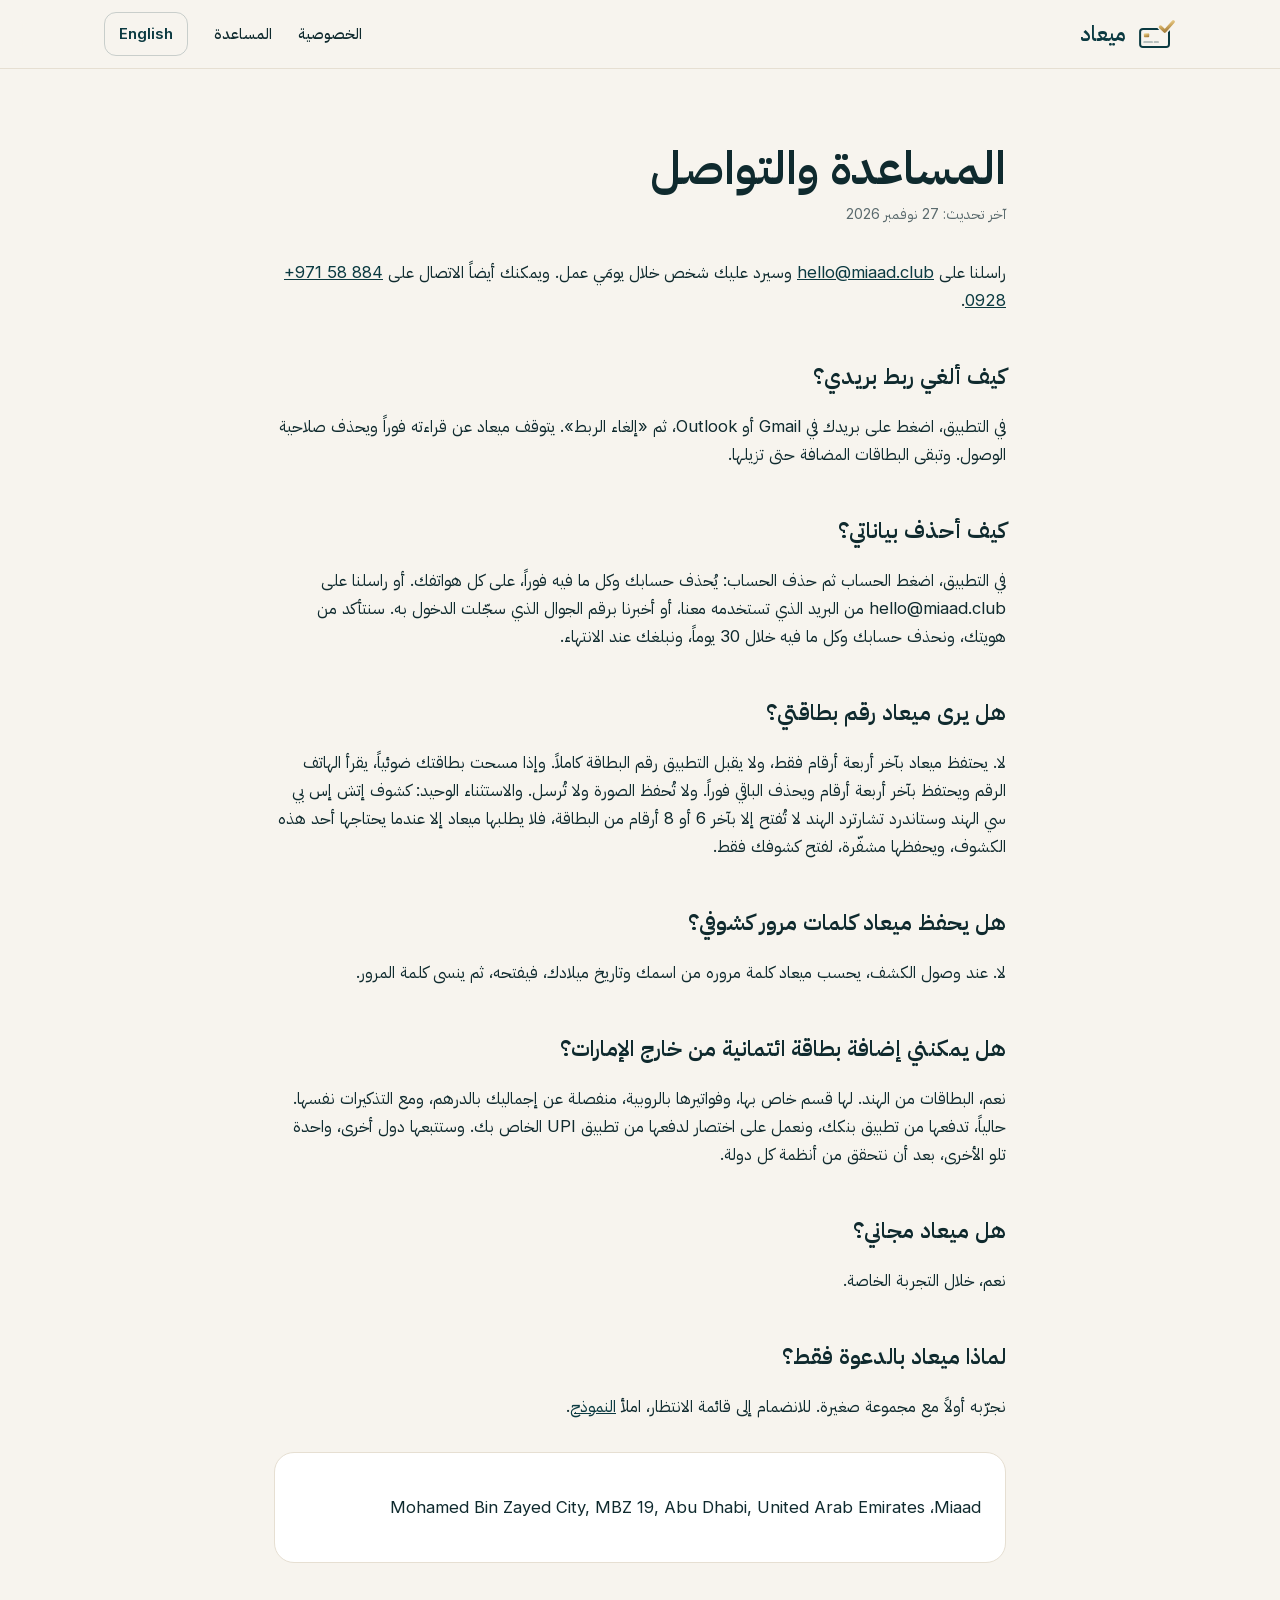
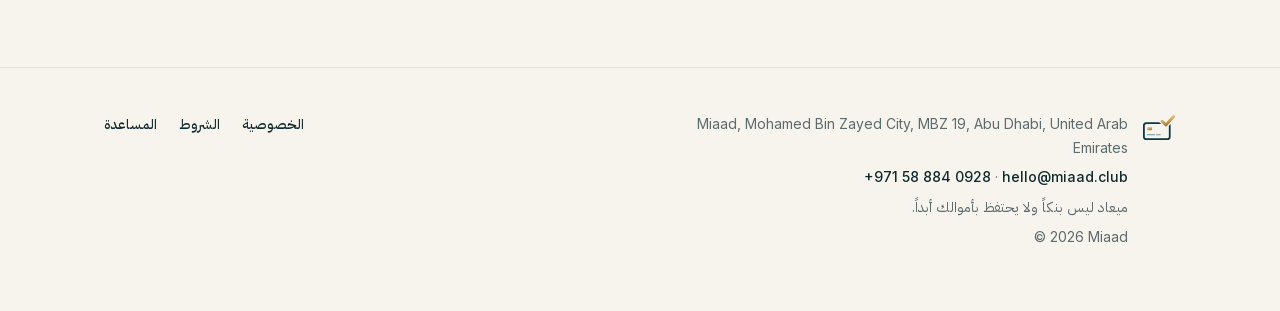
<file: ar/support.html>
<!doctype html>
<html lang="ar" dir="rtl">
<head>
<meta charset="utf-8">
<meta name="viewport" content="width=device-width, initial-scale=1">
<title>المساعدة والتواصل · ميعاد</title>
<meta name="description" content="يعرض ميعاد جميع بطاقاتك الائتمانية وفواتيرك في الإمارات في مكان واحد، حتى لا يفوتك موعد استحقاق. متوافق مع الشريعة. بالدعوة فقط.">
<meta name="theme-color" content="#0b3a41">
<link rel="canonical" href="https://www.miaad.club/ar/support.html">
<link rel="alternate" hreflang="en" href="https://www.miaad.club/support.html">
<link rel="alternate" hreflang="ar" href="https://www.miaad.club/ar/support.html">
<link rel="icon" type="image/png" href="/assets/img/favicon.png">
<link rel="apple-touch-icon" href="/assets/img/apple-touch-icon.png">
<link rel="preload" href="/assets/fonts/plex-arabic-400.woff2" as="font" type="font/woff2" crossorigin>
<link rel="stylesheet" href="/assets/site.css">
<meta property="og:title" content="ميعاد · تطبيق واحد لجميع بطاقاتك الائتمانية في الإمارات">
<meta property="og:description" content="يعرض ميعاد جميع بطاقاتك الائتمانية وفواتيرك في الإمارات في مكان واحد، حتى لا يفوتك موعد استحقاق. متوافق مع الشريعة. بالدعوة فقط.">
<meta property="og:image" content="https://www.miaad.club/assets/img/apple-touch-icon.png">
</head>
<body>
<header class="site-header"><div class="wrap bar">
<a class="logo" href="/ar/"><img src="/assets/img/mark-on-light.svg" alt="" width="38" height="31">ميعاد</a>
<nav class="site-nav" aria-label="الصفحات">
<a href="/ar/privacy.html">الخصوصية</a>
<a href="/ar/support.html">المساعدة</a>
<a class="lang" href="/support.html" lang="en" hreflang="en">English</a>
</nav>
</div></header>
<main>
<article class="doc"><h1>المساعدة والتواصل</h1><p class="updated">آخر تحديث: 27 نوفمبر 2026</p><p>راسلنا على <a href="mailto:hello@miaad.club">hello@miaad.club</a> وسيرد عليك شخص خلال يومَي عمل. ويمكنك أيضاً الاتصال على <a class="ltr" href="tel:+971588840928">+971 58 884 0928</a>.</p>
<h2>كيف ألغي ربط بريدي؟</h2><p>في التطبيق، اضغط على بريدك في Gmail أو Outlook، ثم «إلغاء الربط». يتوقف ميعاد عن قراءته فوراً ويحذف صلاحية الوصول. وتبقى البطاقات المضافة حتى تزيلها.</p>
<h2 id="delete-your-data">كيف أحذف بياناتي؟</h2><p>في التطبيق، اضغط الحساب ثم حذف الحساب: يُحذف حسابك وكل ما فيه فوراً، على كل هواتفك. أو راسلنا على hello@miaad.club من البريد الذي تستخدمه معنا، أو أخبرنا برقم الجوال الذي سجّلت الدخول به. سنتأكد من هويتك، ونحذف حسابك وكل ما فيه خلال 30 يوماً، ونبلغك عند الانتهاء.</p>
<h2>هل يرى ميعاد رقم بطاقتي؟</h2><p>لا. يحتفظ ميعاد بآخر أربعة أرقام فقط، ولا يقبل التطبيق رقم البطاقة كاملاً. وإذا مسحت بطاقتك ضوئياً، يقرأ الهاتف الرقم ويحتفظ بآخر أربعة أرقام ويحذف الباقي فوراً. ولا تُحفظ الصورة ولا تُرسل. والاستثناء الوحيد: كشوف إتش إس بي سي الهند وستاندرد تشارترد الهند لا تُفتح إلا بآخر 6 أو 8 أرقام من البطاقة، فلا يطلبها ميعاد إلا عندما يحتاجها أحد هذه الكشوف، ويحفظها مشفّرة، لفتح كشوفك فقط.</p>
<h2>هل يحفظ ميعاد كلمات مرور كشوفي؟</h2><p>لا. عند وصول الكشف، يحسب ميعاد كلمة مروره من اسمك وتاريخ ميلادك، فيفتحه، ثم ينسى كلمة المرور.</p>
<h2>هل يمكنني إضافة بطاقة ائتمانية من خارج الإمارات؟</h2><p>نعم، البطاقات من الهند. لها قسم خاص بها، وفواتيرها بالروبية، منفصلة عن إجماليك بالدرهم، ومع التذكيرات نفسها. حالياً، تدفعها من تطبيق بنكك، ونعمل على اختصار لدفعها من تطبيق UPI الخاص بك. وستتبعها دول أخرى، واحدة تلو الأخرى، بعد أن نتحقق من أنظمة كل دولة.</p>
<h2>هل ميعاد مجاني؟</h2><p>نعم، خلال التجربة الخاصة.</p>
<h2>لماذا ميعاد بالدعوة فقط؟</h2><p>نجرّبه أولاً مع مجموعة صغيرة. للانضمام إلى قائمة الانتظار، املأ <a href="/ar/waitlist/">النموذج</a>.</p>
<div class="contact-card"><p>Miaad، <span class="ltr">Mohamed Bin Zayed City, MBZ 19, Abu Dhabi, United Arab Emirates</span></p></div></article>
</main>
<footer class="site-footer"><div class="wrap cols">
<div class="brand"><img src="/assets/img/mark-on-light.svg" alt="" width="34" height="28"><div>

<p><span class="ltr">Miaad, <span class="ltr">Mohamed Bin Zayed City, MBZ 19, Abu Dhabi, United Arab Emirates</span></span></p>
<p><a href="mailto:hello@miaad.club">hello@miaad.club</a> · <a class="ltr" href="tel:+971588840928">+971 58 884 0928</a></p>
<p>ميعاد ليس بنكاً ولا يحتفظ بأموالك أبداً.</p>
<p><span class="ltr">© 2026 Miaad</span></p>
</div></div>
<nav class="links" aria-label="روابط">
<a href="/ar/privacy.html">الخصوصية</a>
<a href="/ar/terms.html">الشروط</a>
<a href="/ar/support.html">المساعدة</a>
</nav>
</div></footer>
</body>
</html>
</file>
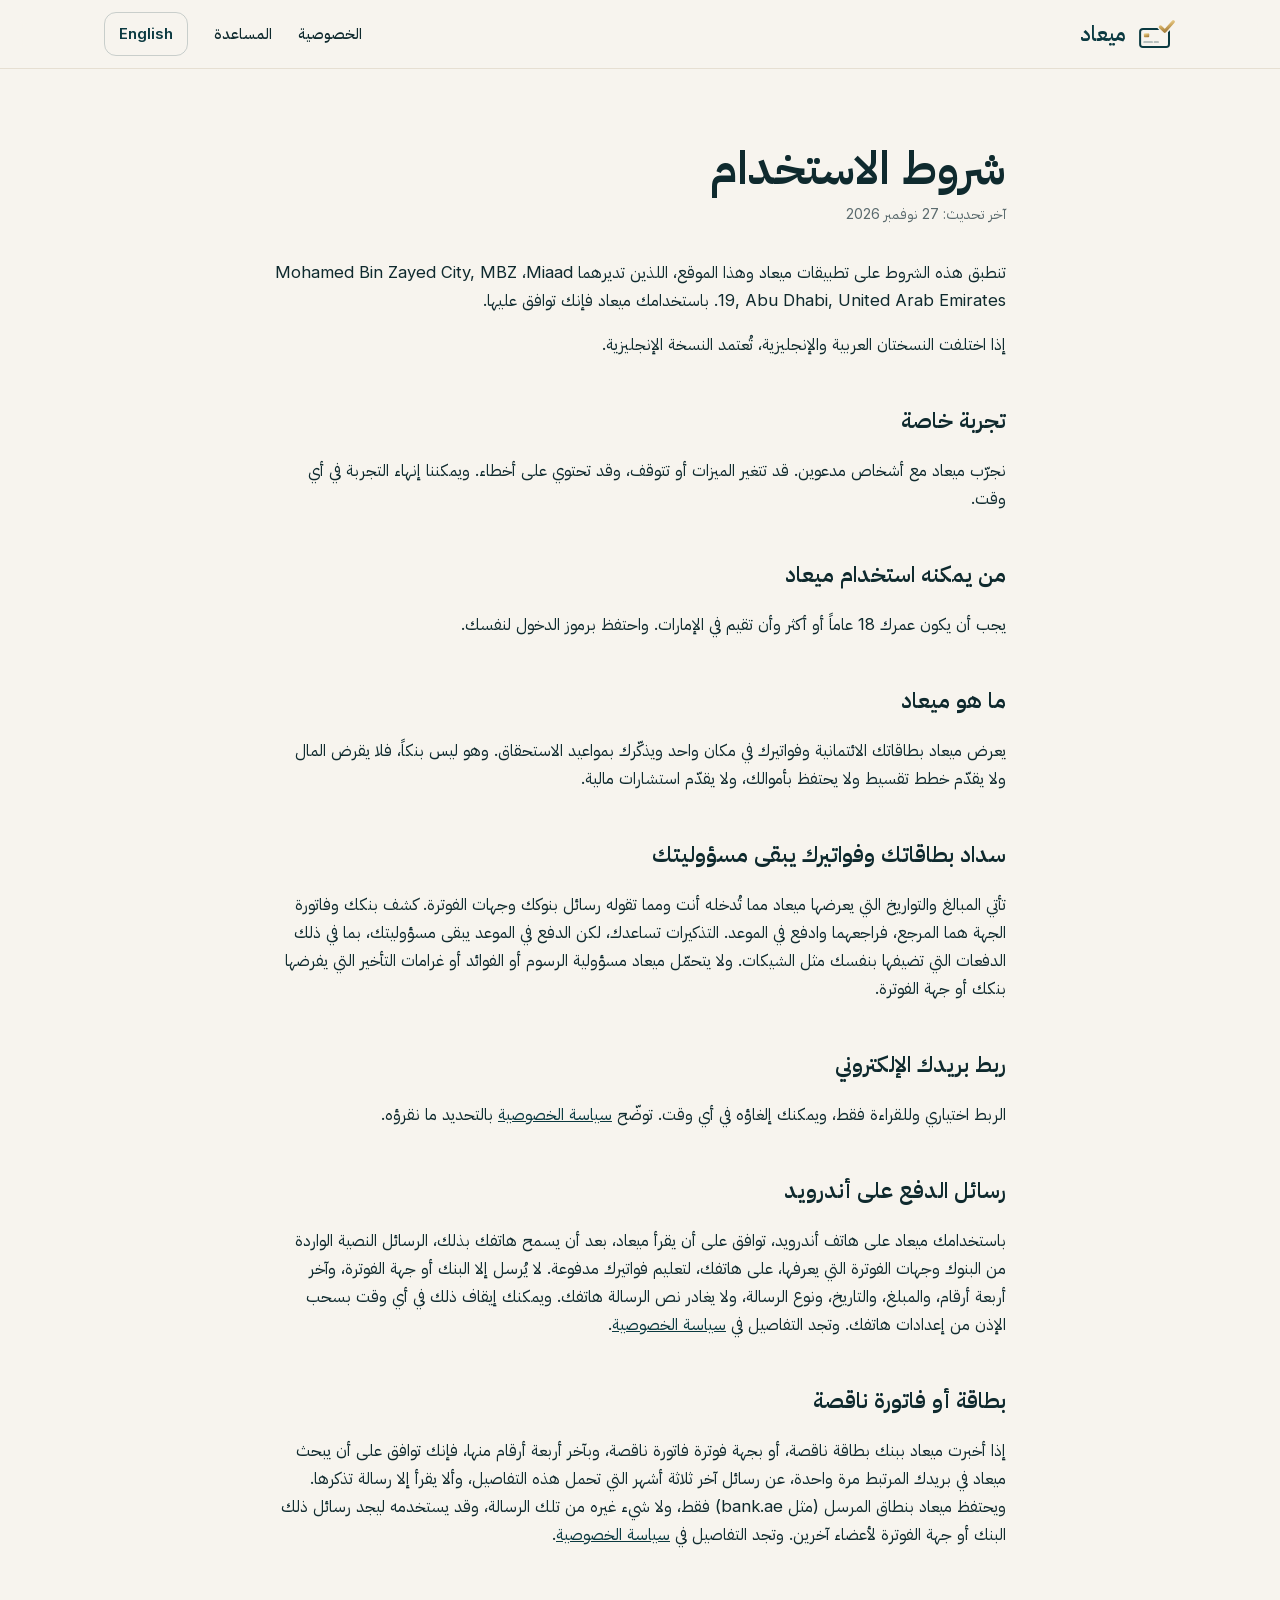
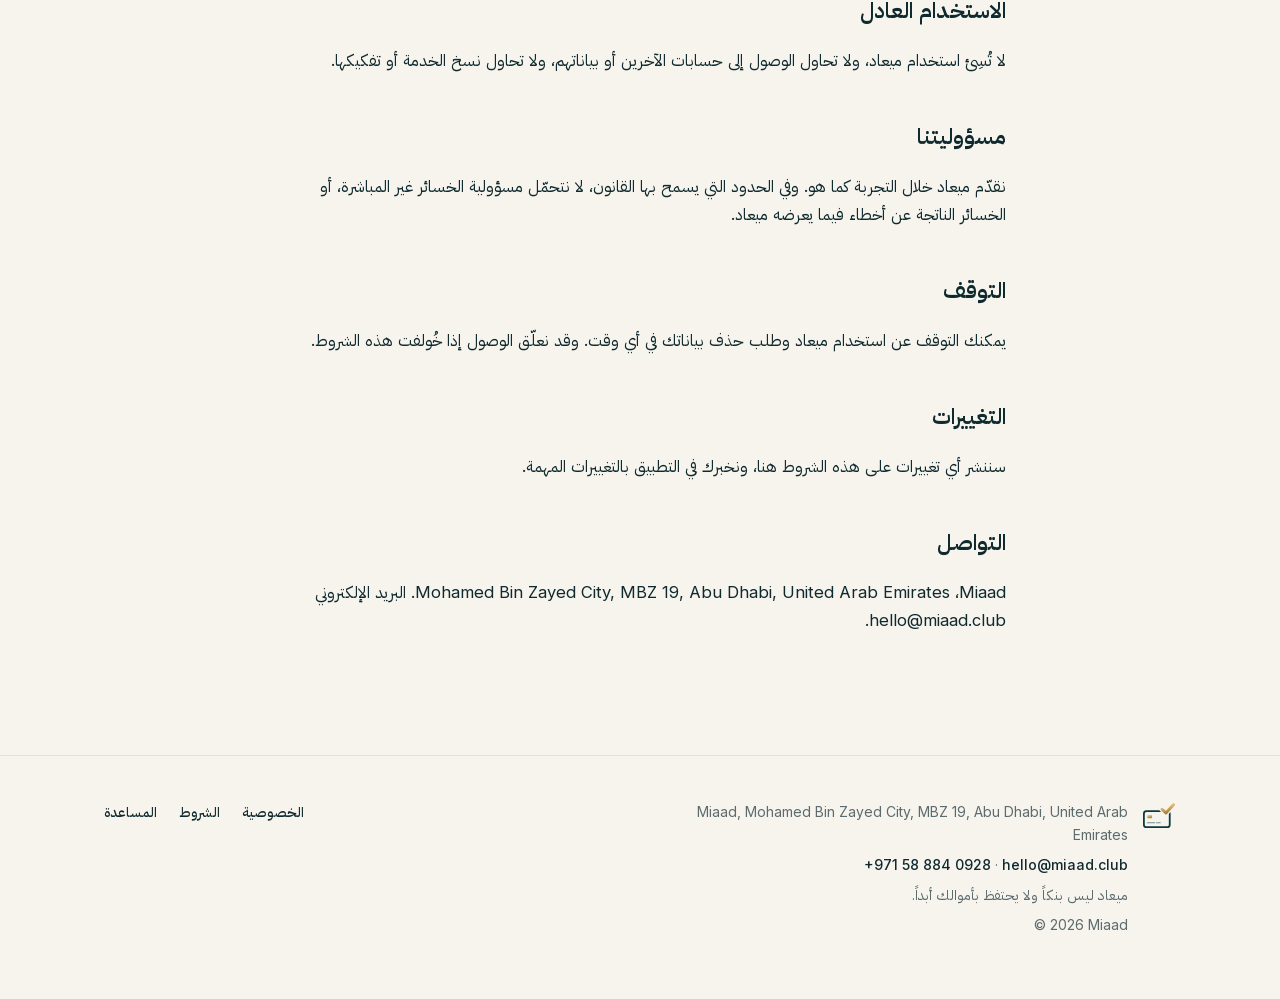
<file: ar/terms.html>
<!doctype html>
<html lang="ar" dir="rtl">
<head>
<meta charset="utf-8">
<meta name="viewport" content="width=device-width, initial-scale=1">
<title>شروط الاستخدام · ميعاد</title>
<meta name="description" content="يعرض ميعاد جميع بطاقاتك الائتمانية وفواتيرك في الإمارات في مكان واحد، حتى لا يفوتك موعد استحقاق. متوافق مع الشريعة. بالدعوة فقط.">
<meta name="theme-color" content="#0b3a41">
<link rel="canonical" href="https://www.miaad.club/ar/terms.html">
<link rel="alternate" hreflang="en" href="https://www.miaad.club/terms.html">
<link rel="alternate" hreflang="ar" href="https://www.miaad.club/ar/terms.html">
<link rel="icon" type="image/png" href="/assets/img/favicon.png">
<link rel="apple-touch-icon" href="/assets/img/apple-touch-icon.png">
<link rel="preload" href="/assets/fonts/plex-arabic-400.woff2" as="font" type="font/woff2" crossorigin>
<link rel="stylesheet" href="/assets/site.css">
<meta property="og:title" content="ميعاد · تطبيق واحد لجميع بطاقاتك الائتمانية في الإمارات">
<meta property="og:description" content="يعرض ميعاد جميع بطاقاتك الائتمانية وفواتيرك في الإمارات في مكان واحد، حتى لا يفوتك موعد استحقاق. متوافق مع الشريعة. بالدعوة فقط.">
<meta property="og:image" content="https://www.miaad.club/assets/img/apple-touch-icon.png">
</head>
<body>
<header class="site-header"><div class="wrap bar">
<a class="logo" href="/ar/"><img src="/assets/img/mark-on-light.svg" alt="" width="38" height="31">ميعاد</a>
<nav class="site-nav" aria-label="الصفحات">
<a href="/ar/privacy.html">الخصوصية</a>
<a href="/ar/support.html">المساعدة</a>
<a class="lang" href="/terms.html" lang="en" hreflang="en">English</a>
</nav>
</div></header>
<main>
<article class="doc"><h1>شروط الاستخدام</h1><p class="updated">آخر تحديث: 27 نوفمبر 2026</p><p>تنطبق هذه الشروط على تطبيقات ميعاد وهذا الموقع، اللذين تديرهما Miaad، <span class="ltr">Mohamed Bin Zayed City, MBZ 19, Abu Dhabi, United Arab Emirates</span>. باستخدامك ميعاد فإنك توافق عليها.</p><p>إذا اختلفت النسختان العربية والإنجليزية، تُعتمد النسخة الإنجليزية.</p>
<h2>تجربة خاصة</h2><p>نجرّب ميعاد مع أشخاص مدعوين. قد تتغير الميزات أو تتوقف، وقد تحتوي على أخطاء. ويمكننا إنهاء التجربة في أي وقت.</p>
<h2>من يمكنه استخدام ميعاد</h2><p>يجب أن يكون عمرك 18 عاماً أو أكثر وأن تقيم في الإمارات. واحتفظ برموز الدخول لنفسك.</p>
<h2>ما هو ميعاد</h2><p>يعرض ميعاد بطاقاتك الائتمانية وفواتيرك في مكان واحد ويذكّرك بمواعيد الاستحقاق. وهو ليس بنكاً، فلا يقرض المال ولا يقدّم خطط تقسيط ولا يحتفظ بأموالك، ولا يقدّم استشارات مالية.</p>
<h2>سداد بطاقاتك وفواتيرك يبقى مسؤوليتك</h2><p>تأتي المبالغ والتواريخ التي يعرضها ميعاد مما تُدخله أنت ومما تقوله رسائل بنوكك وجهات الفوترة. كشف بنكك وفاتورة الجهة هما المرجع، فراجعهما وادفع في الموعد. التذكيرات تساعدك، لكن الدفع في الموعد يبقى مسؤوليتك، بما في ذلك الدفعات التي تضيفها بنفسك مثل الشيكات. ولا يتحمّل ميعاد مسؤولية الرسوم أو الفوائد أو غرامات التأخير التي يفرضها بنكك أو جهة الفوترة.</p>
<h2>ربط بريدك الإلكتروني</h2><p>الربط اختياري وللقراءة فقط، ويمكنك إلغاؤه في أي وقت. توضّح <a href="privacy.html">سياسة الخصوصية</a> بالتحديد ما نقرؤه.</p>
<h2>رسائل الدفع على أندرويد</h2><p>باستخدامك ميعاد على هاتف أندرويد، توافق على أن يقرأ ميعاد، بعد أن يسمح هاتفك بذلك، الرسائل النصية الواردة من البنوك وجهات الفوترة التي يعرفها، على هاتفك، لتعليم فواتيرك مدفوعة. لا يُرسل إلا البنك أو جهة الفوترة، وآخر أربعة أرقام، والمبلغ، والتاريخ، ونوع الرسالة، ولا يغادر نص الرسالة هاتفك. ويمكنك إيقاف ذلك في أي وقت بسحب الإذن من إعدادات هاتفك. وتجد التفاصيل في <a href="privacy.html#sms">سياسة الخصوصية</a>.</p>
<h2>بطاقة أو فاتورة ناقصة</h2><p>إذا أخبرت ميعاد ببنك بطاقة ناقصة، أو بجهة فوترة فاتورة ناقصة، وبآخر أربعة أرقام منها، فإنك توافق على أن يبحث ميعاد في بريدك المرتبط مرة واحدة، عن رسائل آخر ثلاثة أشهر التي تحمل هذه التفاصيل، وألا يقرأ إلا رسالة تذكرها. ويحتفظ ميعاد بنطاق المرسل (مثل bank.ae) فقط، ولا شيء غيره من تلك الرسالة، وقد يستخدمه ليجد رسائل ذلك البنك أو جهة الفوترة لأعضاء آخرين. وتجد التفاصيل في <a href="privacy.html#email">سياسة الخصوصية</a>.</p>
<h2>الاستخدام العادل</h2><p>لا تُسِئ استخدام ميعاد، ولا تحاول الوصول إلى حسابات الآخرين أو بياناتهم، ولا تحاول نسخ الخدمة أو تفكيكها.</p>
<h2>مسؤوليتنا</h2><p>نقدّم ميعاد خلال التجربة كما هو. وفي الحدود التي يسمح بها القانون، لا نتحمّل مسؤولية الخسائر غير المباشرة، أو الخسائر الناتجة عن أخطاء فيما يعرضه ميعاد.</p>
<h2>التوقف</h2><p>يمكنك التوقف عن استخدام ميعاد وطلب حذف بياناتك في أي وقت. وقد نعلّق الوصول إذا خُولفت هذه الشروط.</p>
<h2>التغييرات</h2><p>سننشر أي تغييرات على هذه الشروط هنا، ونخبرك في التطبيق بالتغييرات المهمة.</p>
<h2>التواصل</h2><p>Miaad، <span class="ltr">Mohamed Bin Zayed City, MBZ 19, Abu Dhabi, United Arab Emirates</span>. البريد الإلكتروني hello@miaad.club.</p>
</article>
</main>
<footer class="site-footer"><div class="wrap cols">
<div class="brand"><img src="/assets/img/mark-on-light.svg" alt="" width="34" height="28"><div>

<p><span class="ltr">Miaad, <span class="ltr">Mohamed Bin Zayed City, MBZ 19, Abu Dhabi, United Arab Emirates</span></span></p>
<p><a href="mailto:hello@miaad.club">hello@miaad.club</a> · <a class="ltr" href="tel:+971588840928">+971 58 884 0928</a></p>
<p>ميعاد ليس بنكاً ولا يحتفظ بأموالك أبداً.</p>
<p><span class="ltr">© 2026 Miaad</span></p>
</div></div>
<nav class="links" aria-label="روابط">
<a href="/ar/privacy.html">الخصوصية</a>
<a href="/ar/terms.html">الشروط</a>
<a href="/ar/support.html">المساعدة</a>
</nav>
</div></footer>
</body>
</html>
</file>
<file: assets/site.css>
/* www.miaad.club. The app's palette (mobile/lib/theme.dart) and the design file's type (design/figma). Logical
   properties throughout, so the Arabic pages mirror by themselves. */

@font-face {
  font-family: 'Inter';
  font-style: normal;
  font-weight: 400 700;
  font-display: swap;
  src: url('/assets/fonts/inter-latin.woff2') format('woff2');
  unicode-range: U+0000-00FF, U+0131, U+0152-0153, U+02BB-02BC, U+02C6, U+02DA, U+02DC, U+0304, U+0308, U+0329, U+2000-206F, U+20AC, U+2122, U+2191, U+2193, U+2212, U+2215, U+FEFF, U+FFFD;
}
@font-face { font-family: 'IBM Plex Sans Arabic'; font-weight: 400; font-display: swap; src: url('/assets/fonts/plex-arabic-400.woff2') format('woff2'); unicode-range: U+0600-06FF, U+0750-077F, U+0870-0891, U+0897-08E1, U+08E3-08FF, U+200C-200E, U+2010-2011, U+204F, U+2E41, U+FB50-FDFF, U+FE70-FE74, U+FE76-FEFC; }
@font-face { font-family: 'IBM Plex Sans Arabic'; font-weight: 500; font-display: swap; src: url('/assets/fonts/plex-arabic-500.woff2') format('woff2'); unicode-range: U+0600-06FF, U+0750-077F, U+0870-0891, U+0897-08E1, U+08E3-08FF, U+200C-200E, U+2010-2011, U+204F, U+2E41, U+FB50-FDFF, U+FE70-FE74, U+FE76-FEFC; }
@font-face { font-family: 'IBM Plex Sans Arabic'; font-weight: 600; font-display: swap; src: url('/assets/fonts/plex-arabic-600.woff2') format('woff2'); unicode-range: U+0600-06FF, U+0750-077F, U+0870-0891, U+0897-08E1, U+08E3-08FF, U+200C-200E, U+2010-2011, U+204F, U+2E41, U+FB50-FDFF, U+FE70-FE74, U+FE76-FEFC; }
@font-face { font-family: 'IBM Plex Sans Arabic'; font-weight: 700; font-display: swap; src: url('/assets/fonts/plex-arabic-700.woff2') format('woff2'); unicode-range: U+0600-06FF, U+0750-077F, U+0870-0891, U+0897-08E1, U+08E3-08FF, U+200C-200E, U+2010-2011, U+204F, U+2E41, U+FB50-FDFF, U+FE70-FE74, U+FE76-FEFC; }

:root {
  --teal-dark: #061f24;
  --teal-deep: #0b3a41;
  --teal-mid: #14505a;
  --gold: #d2ad63;
  --gold-light: #f3dda2;
  --gold-dark: #a9823f;
  --ivory: #f6f1e7;
  --canvas: #f7f4ee;
  --outline: #e6dfd2;
  --ink: #0f2a2e;
  --muted: #5b6b6e;
  --brand: radial-gradient(ellipse 70% 60% at 22% 18%, rgba(255, 255, 255, 0.1), rgba(255, 255, 255, 0) 70%),
    linear-gradient(135deg, var(--teal-mid) 0%, var(--teal-deep) 55%, var(--teal-dark) 100%);
  --shadow: 0 12px 24px rgba(6, 31, 36, 0.25);
}
[dir='rtl'] {
  --brand: radial-gradient(ellipse 70% 60% at 78% 18%, rgba(255, 255, 255, 0.1), rgba(255, 255, 255, 0) 70%),
    linear-gradient(225deg, var(--teal-mid) 0%, var(--teal-deep) 55%, var(--teal-dark) 100%);
}

*, *::before, *::after { box-sizing: border-box; }
html { -webkit-text-size-adjust: 100%; scroll-behavior: smooth; }
body {
  margin: 0;
  font-family: 'Inter', system-ui, -apple-system, 'Segoe UI', sans-serif;
  font-size: 16px;
  line-height: 1.55;
  color: var(--ink);
  background: var(--canvas);
  -webkit-font-smoothing: antialiased;
  text-rendering: optimizeLegibility;
}
[lang='ar'] body { font-family: 'IBM Plex Sans Arabic', 'Inter', system-ui, -apple-system, sans-serif; line-height: 1.7; }
[lang='ar'] * { letter-spacing: 0 !important; }
a { color: var(--teal-deep); }
img { display: block; }
.wrap { max-width: 1120px; margin-inline: auto; padding-inline: 24px; }
.placeholder { background: #fde7e4; color: #ba1a1a; padding: 0 4px; border-radius: 4px; }

/* header */
.site-header { position: sticky; top: 0; z-index: 10; background: rgba(247, 244, 238, 0.86); backdrop-filter: saturate(1.4) blur(14px); -webkit-backdrop-filter: saturate(1.4) blur(14px); border-bottom: 1px solid var(--outline); }
.site-header .bar { display: flex; align-items: center; justify-content: space-between; height: 68px; }
.logo { display: inline-flex; align-items: center; gap: 12px; text-decoration: none; color: var(--teal-deep); font-weight: 600; font-size: 21px; letter-spacing: -0.01em; }
.logo img { width: 38px; height: auto; }
.site-nav { display: flex; align-items: center; gap: 26px; }
.site-nav a { color: var(--ink); text-decoration: none; font-weight: 500; font-size: 15px; }
.site-nav a:hover { color: var(--teal-deep); }
.site-nav .lang { color: var(--teal-deep); font-weight: 600; padding: 8px 14px; border-radius: 12px; border: 1px solid rgba(11, 58, 65, 0.2); }

/* hero */
.hero { background: var(--brand); color: var(--ivory); }
.hero .grid { display: grid; grid-template-columns: 1.15fr 0.85fr; gap: 56px; align-items: center; padding-block: 96px 104px; }
.eyebrow { display: inline-flex; align-items: center; gap: 8px; padding: 7px 14px; border-radius: 999px; border: 1px solid rgba(210, 173, 99, 0.55); background: rgba(210, 173, 99, 0.14); color: var(--gold-light); font-weight: 600; font-size: 14px; }
.hero h1 { font-size: clamp(40px, 5.4vw, 64px); line-height: 1.06; letter-spacing: -0.025em; margin: 24px 0 20px; font-weight: 600; }
[lang='ar'] .hero h1 { line-height: 1.28; font-size: clamp(36px, 4.8vw, 56px); }
.lead { font-size: 19px; color: rgba(246, 241, 231, 0.82); max-width: 580px; margin: 0; }
.actions { display: flex; gap: 12px; flex-wrap: wrap; margin-top: 36px; }
.btn { display: inline-flex; align-items: center; justify-content: center; gap: 10px; height: 56px; padding-inline: 28px; border-radius: 16px; font-weight: 600; font-size: 16px; text-decoration: none; transition: transform 0.15s ease, box-shadow 0.15s ease; }
.btn:hover { transform: translateY(-1px); }
.btn.gold { background: var(--gold); color: var(--teal-dark); box-shadow: 0 8px 20px rgba(210, 173, 99, 0.25); }
.btn.ghost { border: 1px solid rgba(246, 241, 231, 0.35); color: var(--ivory); }
.btn.primary { background: var(--teal-deep); color: var(--ivory); }

/* the card visual in the hero */
.cards { position: relative; height: 360px; }
.cardface { position: absolute; width: min(360px, 100%); border-radius: 24px; padding: 24px; background: var(--brand); border: 1px solid rgba(246, 241, 231, 0.14); box-shadow: 0 24px 48px rgba(0, 0, 0, 0.35); color: var(--ivory); }
.cardface.back { inset-inline-start: 56px; top: 0; opacity: 0.7; transform: rotate(-5deg); }
[dir='rtl'] .cardface.back { transform: rotate(5deg); }
.cardface.front { inset-inline-start: 0; top: 112px; }
.cardface .top { display: flex; justify-content: space-between; gap: 12px; font-weight: 600; font-size: 17px; }
.cardface .digits { direction: ltr; color: rgba(246, 241, 231, 0.65); letter-spacing: 0.12em; font-size: 14px; }
.cardface .bill { display: flex; flex-wrap: wrap; justify-content: space-between; align-items: flex-end; gap: 12px; margin-top: 28px; }
.cardface .label { font-size: 12px; color: rgba(246, 241, 231, 0.65); font-weight: 500; }
.cardface .amount { font-size: 26px; font-weight: 600; letter-spacing: -0.01em; white-space: nowrap; }
.pill { display: inline-flex; align-items: center; gap: 6px; padding: 6px 12px; border-radius: 999px; font-size: 12px; font-weight: 500; white-space: nowrap; }
.pill.soon { color: var(--gold-light); background: rgba(243, 221, 162, 0.14); border: 1px solid rgba(243, 221, 162, 0.5); }
.pill.paid { color: #9edcbc; background: rgba(158, 220, 188, 0.14); border: 1px solid rgba(158, 220, 188, 0.5); }
.pill svg { width: 14px; height: 14px; fill: currentColor; }

/* sections */
.section { padding-block: 96px; }
.section h2 { font-size: clamp(30px, 3.6vw, 42px); line-height: 1.15; letter-spacing: -0.02em; margin: 0 0 14px; font-weight: 600; }
.section .sub { color: var(--muted); font-size: 18px; max-width: 660px; margin: 0; }
.grid-4 { display: grid; grid-template-columns: repeat(4, 1fr); gap: 20px; margin-top: 44px; }
.grid-2 { display: grid; grid-template-columns: repeat(2, 1fr); gap: 20px; margin-top: 44px; }
.tile-card { background: #fff; border: 1px solid var(--outline); border-radius: 22px; padding: 26px; }
.tile-card h3 { font-size: 18px; margin: 20px 0 8px; font-weight: 600; letter-spacing: -0.01em; }
.tile-card p { color: var(--muted); margin: 0; font-size: 15px; }
.icon-tile { width: 48px; height: 48px; border-radius: 14px; background: rgba(11, 58, 65, 0.07); display: flex; align-items: center; justify-content: center; }
.icon-tile svg { width: 24px; height: 24px; fill: var(--teal-deep); }
.icon-tile.gold { background: rgba(210, 173, 99, 0.16); }
.icon-tile.gold svg { fill: var(--gold-dark); }
.row-card { display: flex; gap: 18px; align-items: flex-start; }
.row-card h3 { margin-top: 2px; }

.halal { background: #fff; border: 1px solid var(--outline); border-radius: 32px; padding: 56px; display: grid; grid-template-columns: 1fr 1fr; gap: 48px; align-items: center; }
.halal ul { list-style: none; margin: 0; padding: 0; display: grid; gap: 16px; }
.halal li { display: flex; gap: 14px; align-items: flex-start; font-size: 17px; font-weight: 500; padding: 18px 20px; border-radius: 18px; background: rgba(210, 173, 99, 0.1); border: 1px solid rgba(210, 173, 99, 0.4); }
.halal li svg { flex: none; width: 24px; height: 24px; fill: var(--gold-dark); }

.cta { background: var(--brand); color: var(--ivory); border-radius: 32px; padding: 64px 40px; text-align: center; box-shadow: var(--shadow); }
.cta h2 { color: var(--ivory); }
.cta p { color: rgba(246, 241, 231, 0.82); font-size: 18px; max-width: 620px; margin: 0 auto 32px; }

/* documents: privacy, terms, help */
.doc { max-width: 780px; margin-inline: auto; padding: 72px 24px 104px; }
.doc h1 { font-size: clamp(34px, 4vw, 46px); letter-spacing: -0.02em; line-height: 1.15; margin: 0 0 8px; font-weight: 600; }
.doc .updated { color: var(--muted); font-size: 14px; margin: 0 0 32px; }
.doc h2 { font-size: 22px; margin: 44px 0 12px; letter-spacing: -0.01em; font-weight: 600; }
.doc h3 { font-size: 16px; margin: 24px 0 6px; font-weight: 600; }
.doc p, .doc li { font-size: 16.5px; }
.doc ul { padding-inline-start: 22px; }
.doc li { margin-bottom: 8px; }
.doc table { width: 100%; border-collapse: separate; border-spacing: 0; background: #fff; border: 1px solid var(--outline); border-radius: 16px; overflow: hidden; font-size: 15px; margin-top: 8px; }
.doc th, .doc td { padding: 12px 16px; text-align: start; vertical-align: top; border-bottom: 1px solid var(--outline); }
.doc tr:last-child td { border-bottom: 0; }
.doc th { background: var(--canvas); font-weight: 600; }
.doc .contact-card { margin-top: 32px; padding: 24px; border-radius: 20px; background: #fff; border: 1px solid var(--outline); }

/* footer */
.site-footer { border-top: 1px solid var(--outline); padding-block: 44px 56px; color: var(--muted); font-size: 14px; }
.site-footer .cols { display: flex; justify-content: space-between; gap: 32px; flex-wrap: wrap; }
.site-footer .brand { display: flex; gap: 14px; align-items: flex-start; max-width: 520px; }
.site-footer .brand img { width: 34px; height: auto; margin-top: 2px; }
.site-footer p { margin: 0 0 6px; }
.site-footer .links { display: flex; gap: 22px; flex-wrap: wrap; align-items: flex-start; }
.site-footer a { color: var(--ink); text-decoration: none; font-weight: 500; }
.site-footer a:hover { color: var(--teal-deep); }
.ltr { direction: ltr; unicode-bidi: isolate; }

/* Cards from India */
.abroad { background: #fff; border: 1px solid var(--outline); border-radius: 32px; padding: 56px; display: grid; grid-template-columns: 1fr 1fr; gap: 48px; align-items: center; }
.abroad .note { color: var(--muted); font-size: 15px; margin: 18px 0 0; max-width: 620px; }
.abroad ul { list-style: none; margin: 0; padding: 0; display: grid; gap: 16px; }
.abroad li { display: flex; gap: 14px; align-items: flex-start; font-size: 17px; font-weight: 500; padding: 18px 20px; border-radius: 18px; background: rgba(11, 58, 65, 0.05); border: 1px solid rgba(11, 58, 65, 0.16); }
.abroad li svg { flex: none; width: 24px; height: 24px; fill: var(--teal-mid); }

/* The waitlist form: no scripts, the browser checks the fields */
.form-page form { display: grid; gap: 18px; margin-top: 28px; padding: 28px; background: #fff; border: 1px solid var(--outline); border-radius: 22px; }
.form-page .field { display: grid; gap: 6px; font-weight: 500; }
.form-page .field small { color: var(--muted); font-weight: 400; font-size: 14px; }
.form-page input:not([type="checkbox"]) { font: inherit; font-weight: 400; height: 48px; padding-inline: 14px; border-radius: 12px; border: 1px solid var(--outline); background: var(--canvas); color: var(--ink); }
.form-page input:focus-visible, .form-page .check input:focus-visible { outline: 2px solid var(--teal-mid); outline-offset: 2px; }
.form-page input[dir="ltr"] { text-align: start; }
html[dir="rtl"] .form-page input[dir="ltr"] { text-align: end; }
.form-page .check { display: flex; gap: 12px; align-items: flex-start; font-size: 15px; color: var(--muted); }
.form-page .check input { margin-top: 4px; width: 18px; height: 18px; flex: none; accent-color: var(--teal-deep); }
.form-page button { border: 0; cursor: pointer; justify-self: start; }
.form-page .trap { position: absolute; width: 1px; height: 1px; overflow: hidden; clip-path: inset(50%); white-space: nowrap; }

@media (max-width: 960px) {
  .hero .grid { grid-template-columns: 1fr; padding-block: 64px 72px; }
  .cards { height: 300px; max-width: 420px; }
  .grid-4 { grid-template-columns: repeat(2, 1fr); }
  .halal, .abroad { grid-template-columns: 1fr; padding: 32px; gap: 28px; }
}
@media (max-width: 620px) {
  .site-nav a:not(.lang) { display: none; }
  .grid-4, .grid-2 { grid-template-columns: 1fr; }
  .section { padding-block: 64px; }
  .cta { padding: 44px 24px; border-radius: 24px; }
  .cardface { width: 300px; }
  .cardface.back { inset-inline-start: 40px; }
  .cardface.front { top: 96px; }
  .actions .btn { flex: 1 1 100%; }
}
</file>
